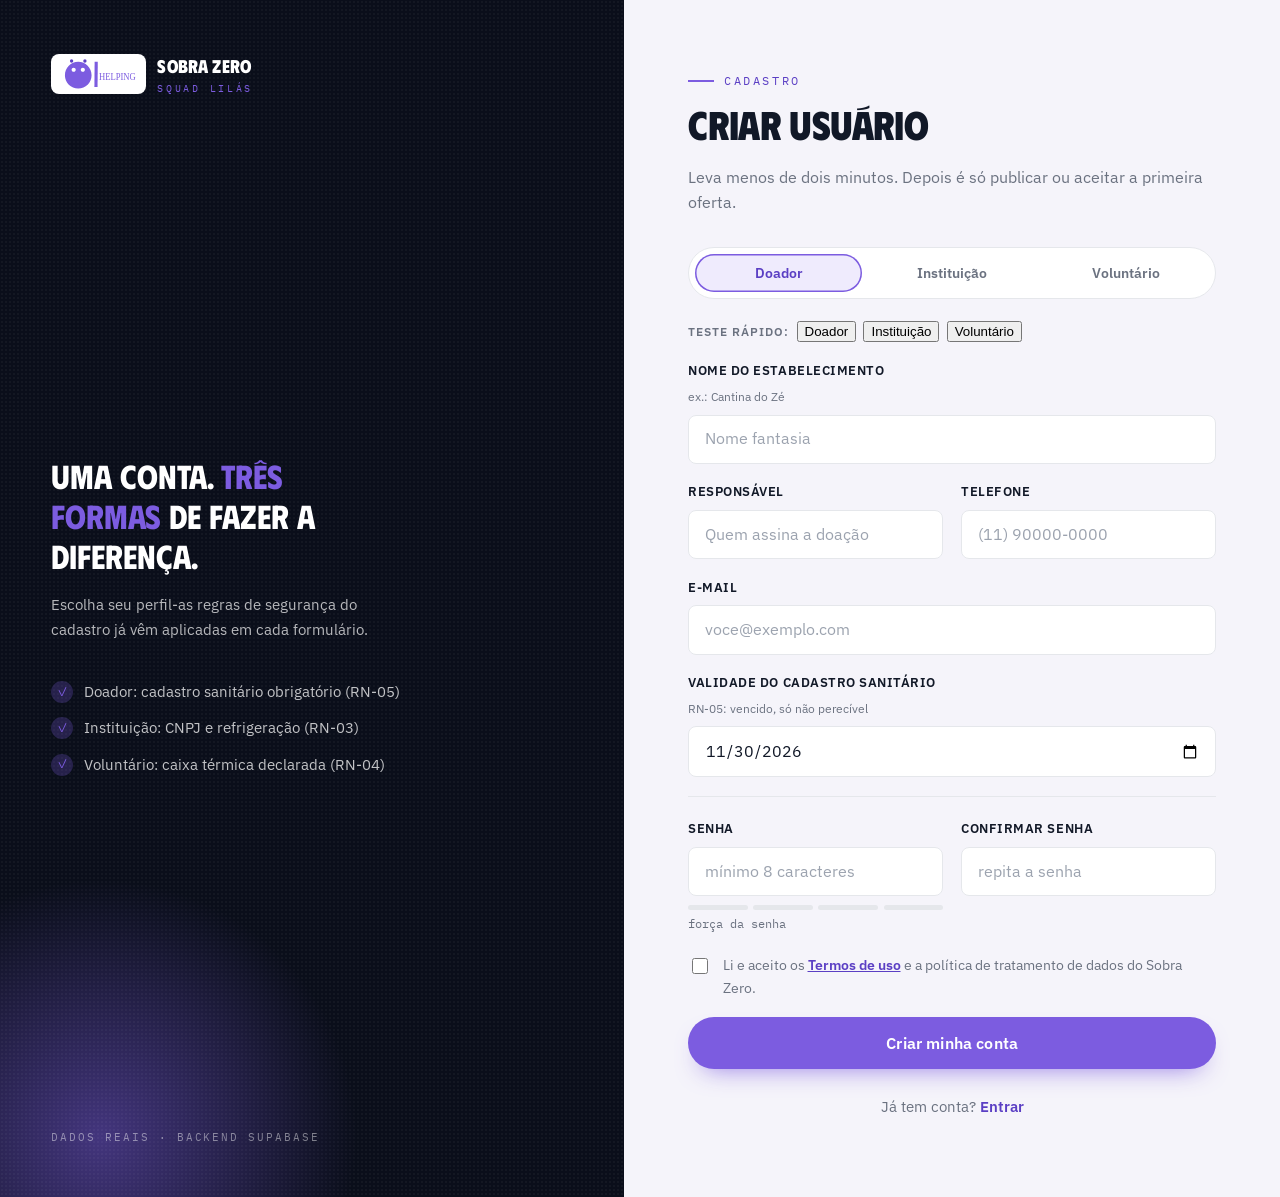
<file: pages/cadastro.html>
﻿<!DOCTYPE html>
<html lang="pt-BR">
<head>
  <meta charset="UTF-8">
  <meta name="viewport" content="width=device-width, initial-scale=1.0">
  <meta name="description" content="Criar usuário no Sobra Zero-doador, instituição ou voluntário.">
  <title>Criar conta-Sobra Zero</title>
  <link rel="stylesheet" href="../css/stily.css">
</head>
<body>

  <main class="auth">
    <!-- painel da marca -->
    <aside class="auth-aside">
      <a class="brand" href="../index.html">
        <img src="../design/Logo/Logo.svg" alt="Logo Sobra Zero">
        <span>
          <strong>Sobra Zero</strong>
          <small>Squad Lilás</small>
        </span>
      </a>

      <blockquote>Uma conta. <em>Três formas</em> de fazer a diferença.</blockquote>
      <p style="color:rgba(255,255,255,.7); max-width:40ch; font-size:.95rem">
        Escolha seu perfil-as regras de segurança do cadastro já vêm
        aplicadas em cada formulário.
      </p>

      <ul class="aside-list">
        <li>Doador: cadastro sanitário obrigatório (RN-05)</li>
        <li>Instituição: CNPJ e refrigeração (RN-03)</li>
        <li>Voluntário: caixa térmica declarada (RN-04)</li>
      </ul>

      <span class="aside-foot">Dados reais · backend Supabase</span>
    </aside>

    <!-- formulário -->
    <section class="auth-main">
      <div class="auth-card" style="width:min(560px,100%)">
        <span class="kicker">Cadastro</span>
        <h1>Criar usuário</h1>
        <p class="sub">Leva menos de dois minutos. Depois é só publicar ou aceitar a primeira oferta.</p>

        <!-- abas de perfil (mesma lógica das telas 09/10/11 e M4/M5/M6) -->
        <div class="tabs" role="tablist" aria-label="Tipo de usuário">
          <button type="button" class="is-active" data-tab="doador" role="tab" aria-selected="true">Doador</button>
          <button type="button" data-tab="instituicao" role="tab" aria-selected="false">Instituição</button>
          <button type="button" data-tab="voluntario" role="tab" aria-selected="false">Voluntário</button>
        </div>

        <form id="form-cadastro" novalidate>

          <div class="demo-chips" role="group" aria-label="Preencher dados de demonstração">
            <span class="demo-chips-label">Teste rápido:</span>
            <button type="button" class="qchip" data-preencher="doador">Doador</button>
            <button type="button" class="qchip" data-preencher="instituicao">Instituição</button>
            <button type="button" class="qchip" data-preencher="voluntario">Voluntário</button>
          </div>

          <!-- ---------- DOADOR ---------- -->
          <div class="tab-panel is-active form-grid" id="tab-doador" role="tabpanel">
            <div class="field">
              <label for="d-nome">Nome do estabelecimento <span class="hint">ex.: Cantina do Zé</span></label>
              <input id="d-nome" type="text" placeholder="Nome fantasia" required>
            </div>
            <div class="form-row">
              <div class="field">
                <label for="d-resp">Responsável</label>
                <input id="d-resp" type="text" placeholder="Quem assina a doação" required>
              </div>
              <div class="field">
                <label for="d-tel">Telefone</label>
                <input id="d-tel" type="tel" placeholder="(11) 90000-0000">
              </div>
            </div>
            <div class="field">
              <label for="d-email">E-mail</label>
              <input id="d-email" type="email" placeholder="voce@exemplo.com" required>
            </div>
            <div class="field">
              <label for="d-sanitario">Validade do cadastro sanitário <span class="hint">RN-05: vencido, só não perecível</span></label>
              <input id="d-sanitario" type="date" value="2026-11-30" required>
            </div>
          </div>

          <!-- ---------- INSTITUIÇÃO ---------- -->
          <div class="tab-panel form-grid" id="tab-instituicao" role="tabpanel">
            <div class="field">
              <label for="i-nome">Razão social / nome do projeto</label>
              <input id="i-nome" type="text" placeholder="ex.: Casa São Judas" required>
            </div>
            <div class="form-row">
              <div class="field">
                <label for="i-cnpj">CNPJ <span class="hint">RN-03: obrigatório</span></label>
                <input id="i-cnpj" type="text" placeholder="00.000.000/0001-00" required>
              </div>
              <div class="field">
                <label for="i-resp">Responsável legal</label>
                <input id="i-resp" type="text" placeholder="Nome completo" required>
              </div>
            </div>
            <div class="field">
              <label for="i-email">E-mail institucional</label>
              <input id="i-email" type="email" placeholder="contato@instituicao.org" required>
            </div>
            <div class="form-row">
              <div class="field">
                <label for="i-frio">Refrigeração</label>
                <select id="i-frio" required>
                  <option value="">Selecione…</option>
                  <option value="sim">Sim, tem refrigeração</option>
                  <option value="nao">Não tem</option>
                </select>
              </div>
              <div class="field">
                <label for="i-neces">Necessidade semanal</label>
                <select id="i-neces" required>
                  <option value="">Selecione…</option>
                  <option>Até 20 kg</option>
                  <option>21 a 60 kg</option>
                  <option>61 a 150 kg</option>
                  <option>Mais de 150 kg</option>
                </select>
              </div>
            </div>
            <div class="alert alert-warn" style="margin:0">
              <span data-icon="alert-triangle"></span>
              <div><b>RN-06</b>-sem refrigeração você não recebe ofertas que exijam frio,
                   e o feed te prioriza se você foi quem recebeu menos quilos nos últimos 30 dias.</div>
            </div>
          </div>

          <!-- ---------- VOLUNTÁRIO ---------- -->
          <div class="tab-panel form-grid" id="tab-voluntario" role="tabpanel">
            <div class="form-row">
              <div class="field">
                <label for="v-nome">Nome completo</label>
                <input id="v-nome" type="text" placeholder="Seu nome" required>
              </div>
              <div class="field">
                <label for="v-tel">Telefone / WhatsApp</label>
                <input id="v-tel" type="tel" placeholder="(11) 90000-0000" required>
              </div>
            </div>
            <div class="field">
              <label for="v-email">E-mail</label>
              <input id="v-email" type="email" placeholder="voce@exemplo.com" required>
            </div>
            <div class="form-row">
              <div class="field">
                <label for="v-termica">Caixa térmica <span class="hint">RN-04</span></label>
                <select id="v-termica" required>
                  <option value="">Selecione…</option>
                  <option value="sim">Sim, tenho</option>
                  <option value="nao">Não tenho</option>
                </select>
              </div>
              <div class="field">
                <label for="v-veic">Meio de transporte</label>
                <select id="v-veic" required>
                  <option value="">Selecione…</option>
                  <option>Carro</option>
                  <option>Moto / bicicleta</option>
                  <option>A pé / transporte público</option>
                </select>
              </div>
            </div>
            <div class="alert alert-info" style="margin:0">
              <span data-icon="info"></span>
              <div><b>RN-07</b>-você registra a coleta e a entrega, mas a entrega só é
                   concluída quando a instituição confirma.</div>
            </div>
          </div>

          <!-- ---------- comum aos 3 perfis ---------- -->
          <div class="form-grid" style="margin-top:1.15rem; padding-top:1.4rem; border-top:1.5px solid var(--border)">
            <div class="form-row">
              <div class="field">
                <label for="senha">Senha</label>
                <input id="senha" type="password" placeholder="mínimo 8 caracteres" minlength="8" required>
                <div class="meter" id="meter" data-score="0" aria-hidden="true"><i></i><i></i><i></i><i></i></div>
                <span class="meter-label" id="meter-label">força da senha</span>
              </div>
              <div class="field">
                <label for="senha2">Confirmar senha</label>
                <input id="senha2" type="password" placeholder="repita a senha" minlength="8" required>
              </div>
            </div>

            <label class="check">
              <input type="checkbox" id="aceite" required>
              <span>Li e aceito os <a href="termos.html" target="_blank">Termos de uso</a> e a
                    política de tratamento de dados do Sobra Zero.</span>
            </label>

            <button class="btn btn-primary btn-lg btn-block" type="submit">Criar minha conta</button>
            <p id="erro" class="alert alert-warn" style="display:none; margin:0"></p>
          </div>
        </form>

        <p class="auth-switch">
          Já tem conta? <a href="login.html">Entrar</a>
        </p>
      </div>
    </section>
  </main>

  <script>
    // abas de perfil
    document.querySelectorAll('.tabs button').forEach(function (btn) {
      btn.addEventListener('click', function () {
        document.querySelectorAll('.tabs button').forEach(b => {
          b.classList.remove('is-active');
          b.setAttribute('aria-selected', 'false');
        });
        document.querySelectorAll('.tab-panel').forEach(p => p.classList.remove('is-active'));
        btn.classList.add('is-active');
        btn.setAttribute('aria-selected', 'true');
        document.getElementById('tab-' + btn.dataset.tab).classList.add('is-active');
      });
    });

    // chips de demonstração: preenchem a aba ativa, sem gravar nada
    const exemplos = {
      doador: {
        'd-nome': 'Cantina Demonstração [TESTE]',
        'd-resp': 'Responsável de Teste',
        'd-tel': '(11) 90000-0000',
        'd-email': 'doador.teste@example.com',
        'd-sanitario': '2027-12-31',
      },
      instituicao: {
        'i-nome': 'Instituição Demonstração [TESTE]',
        'i-cnpj': '11444777000161',
        'i-resp': 'Responsável Legal de Teste',
        'i-email': 'instituicao.teste@example.com',
        'i-frio': 'nao',
        'i-neces': 'Até 20 kg',
      },
      voluntario: {
        'v-nome': 'Voluntário Demonstração [TESTE]',
        'v-tel': '(11) 90000-0000',
        'v-email': 'voluntario.teste@example.com',
        'v-termica': 'sim',
        'v-veic': 'Carro',
      },
    };
    document.querySelectorAll('.qchip[data-preencher]').forEach(function (chip) {
      chip.addEventListener('click', function () {
        const aba = chip.dataset.preencher;
        const btn = document.querySelector('.tabs button[data-tab="' + aba + '"]');
        if (btn) btn.click();
        Object.entries(exemplos[aba] || {}).forEach(function ([id, valor]) {
          const campo = document.getElementById(id);
          if (campo) campo.value = valor;
        });
        const senhaCampo = document.getElementById('senha');
        const senha2Campo = document.getElementById('senha2');
        if (senhaCampo && !senhaCampo.value) senhaCampo.value = 'sobrazero123';
        if (senha2Campo && !senha2Campo.value) senha2Campo.value = 'sobrazero123';
      });
    });

    // força da senha
    const senha = document.getElementById('senha');
    const meter = document.getElementById('meter');
    const label = document.getElementById('meter-label');
    const rotulos = ['força da senha', 'fraca', 'razoável', 'boa', 'forte'];
    senha.addEventListener('input', function () {
      const v = senha.value;
      let s = 0;
      if (v.length >= 8) s++;
      if (/[A-Z]/.test(v) && /[a-z]/.test(v)) s++;
      if (/\d/.test(v)) s++;
      if (/[^A-Za-z0-9]/.test(v)) s++;
      meter.dataset.score = s;
      label.textContent = rotulos[s];
    });
  </script>
  <script type="module" src="../pages-js/icons.js"></script>
  <script type="module" src="../pages-js/cadastro.js"></script>
</body>
</html>
</file>
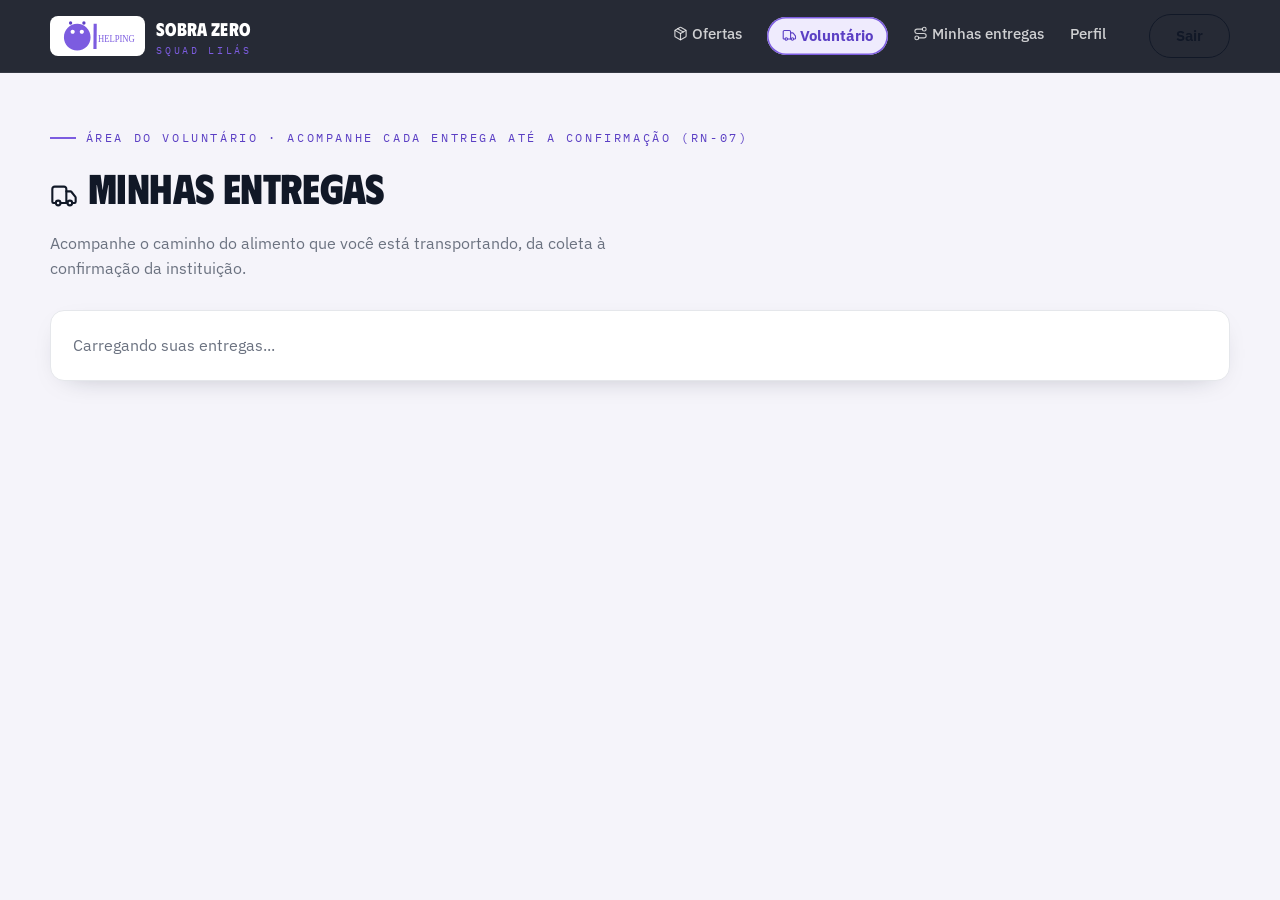
<file: pages/entregas.html>
<!DOCTYPE html>
<html lang="pt-BR">
<head>
  <meta charset="UTF-8">
  <meta name="viewport" content="width=device-width, initial-scale=1.0">
  <meta name="description" content="Minhas entregas - acompanhe o transporte dos alimentos - Sobra Zero">
  <title>Minhas entregas-Sobra Zero</title>
  <link rel="stylesheet" href="../css/stily.css">
</head>
<body>
  <header class="site-header" id="header">
    <div class="container">
      <a class="brand" href="../index.html">
        <img src="../design/Logo/Logo.svg" alt="Logo Sobra Zero">
        <span><strong>Sobra Zero</strong><small>Squad Lilás</small></span>
      </a>
      <nav class="nav" id="nav-principal">
        <a href="ofertas.html"><span data-icon="package" data-size="15"></span> Ofertas</a>
        <a href="voluntario.html" class="is-current" aria-current="page"><span data-icon="truck" data-size="15"></span> Voluntário</a>
        <a href="entregas.html"><span data-icon="route" data-size="15"></span> Minhas entregas</a>
        <a href="perfil.html">Perfil</a>
      </nav>
      <div class="header-actions">
        <span id="usuario-nome"></span>
        <button class="btn btn-ghost" id="btn-sair" type="button">Sair</button>
      </div>
      <button class="burger" id="burger" aria-label="Abrir menu" aria-expanded="false" aria-controls="nav-principal">
        <span></span>
      </button>
    </div>
  </header>

  <main class="container page-shell">
    <div class="page-head">
      <span class="kicker">Área do voluntário · Acompanhe cada entrega até a confirmação (RN-07)</span>
      <h1><span data-icon="truck" data-size="28"></span> Minhas entregas</h1>
      <p class="sub">Acompanhe o caminho do alimento que você está transportando, da coleta à confirmação da instituição.</p>
    </div>

    <div id="lista-entregas" class="entregas-lista" aria-live="polite">
      <div class="card"><p style="color:var(--muted); margin:0">Carregando suas entregas...</p></div>
    </div>
  </main>

  <script type="module">
    import { logout } from '../pages-js/supabase.js';
    document.getElementById('btn-sair')?.addEventListener('click', () => logout('../pages/login.html'));
  </script>
  <script type="module" src="../pages-js/icons.js"></script>
  <script type="module" src="../pages-js/entregas.js"></script>
  <script>
    const header = document.getElementById('header');
    document.getElementById('burger')?.addEventListener('click', function () {
      const open = header.classList.toggle('is-open');
      this.setAttribute('aria-expanded', open);
      this.setAttribute('aria-label', open ? 'Fechar menu' : 'Abrir menu');
    });
  </script>
</body>
</html>
</file>
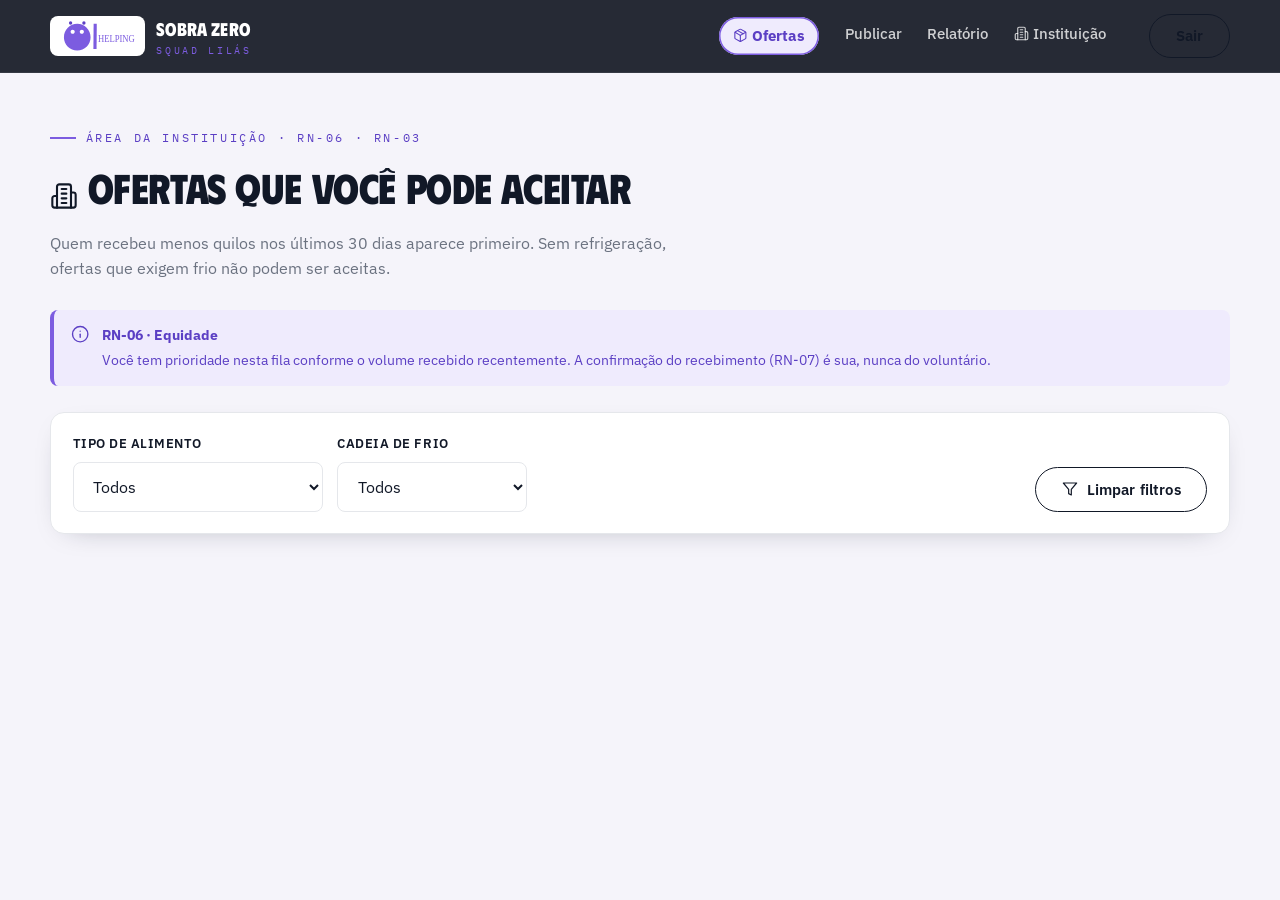
<file: pages/instituicao.html>
<!DOCTYPE html>
<html lang="pt-BR">
<head>
  <meta charset="UTF-8">
  <meta name="viewport" content="width=device-width, initial-scale=1.0">
  <meta name="description" content="Área da instituição - Sobra Zero">
  <title>Instituição-Sobra Zero</title>
  <link rel="stylesheet" href="../css/stily.css">
</head>
<body>
  <header class="site-header" id="header">
    <div class="container">
      <a class="brand" href="../index.html">
        <img src="../design/Logo/Logo.svg" alt="Logo Sobra Zero">
        <span><strong>Sobra Zero</strong><small>Squad Lilás</small></span>
      </a>
      <nav class="nav">
        <a href="ofertas.html" class="is-current"><span data-icon="package" data-size="15"></span> Ofertas</a>
        <a href="publicar-oferta.html" data-so-doador>Publicar</a>
        <a href="relatorio.html">Relatório</a>
        <a href="perfil.html" aria-current="page"><span data-icon="building-2" data-size="15"></span> Instituição</a>
      </nav>
      <div class="header-actions">
        <span id="usuario-nome"></span>
        <button class="btn btn-ghost" id="btn-sair" type="button">Sair</button>
      </div>
      <button class="burger" id="burger" aria-label="Abrir menu" aria-expanded="false">
        <span></span>
      </button>
    </div>
  </header>

  <main class="container page-shell">
    <div class="page-head">
      <span class="kicker">Área da instituição · RN-06 · RN-03</span>
      <h1><span data-icon="building-2" data-size="28"></span> Ofertas que você pode aceitar</h1>
      <p class="sub">Quem recebeu menos quilos nos últimos 30 dias aparece primeiro. Sem refrigeração, ofertas que exigem frio não podem ser aceitas.</p>
    </div>

    <div class="alert alert-info" style="margin-bottom:1.5rem">
      <span data-icon="info"></span>
      <div><b>RN-06 · Equidade</b>Você tem prioridade nesta fila conforme o volume recebido recentemente. A confirmação do recebimento (RN-07) é sua, nunca do voluntário.</div>
    </div>

    <form class="card filters-bar" onsubmit="return false">
      <div class="field">
        <label for="filtro-tipo">Tipo de alimento</label>
        <select id="filtro-tipo">
          <option value="">Todos</option>
          <option value="preparado">Preparado (RN-01 · 4h+2h)</option>
          <option value="nao_perecivel">Não perecível</option>
          <option value="frio">Frio (exige frio)</option>
          <option value="congelado">Congelado (RN-08 · 48h)</option>
        </select>
      </div>
      <div class="field">
        <label for="filtro-frio">Cadeia de frio</label>
        <select id="filtro-frio">
          <option value="">Todos</option>
          <option value="true">Exige frio</option>
          <option value="false">Não exige frio</option>
        </select>
      </div>
      <div class="filters-actions">
        <button class="btn btn-ghost" id="limpar-filtros" type="button">
          <span data-icon="filter" data-size="16"></span> Limpar filtros
        </button>
      </div>
    </form>

    <div id="feed-ofertas" class="feed-container" aria-live="polite"></div>
  </main>

  <script type="module">
    import { logout } from '../pages-js/supabase.js';
    document.getElementById('btn-sair')?.addEventListener('click', () => logout('../pages/login.html'));
  </script>
  <script type="module" src="../pages-js/icons.js"></script>
  <script type="module" src="../pages-js/instituicao.js"></script>
  <script>
    const header = document.getElementById('header');
    document.getElementById('burger')?.addEventListener('click', function () {
      const open = header.classList.toggle('is-open');
      this.setAttribute('aria-expanded', open);
      this.setAttribute('aria-label', open ? 'Fechar menu' : 'Abrir menu');
    });
  </script>
</body>
</html>
</file>
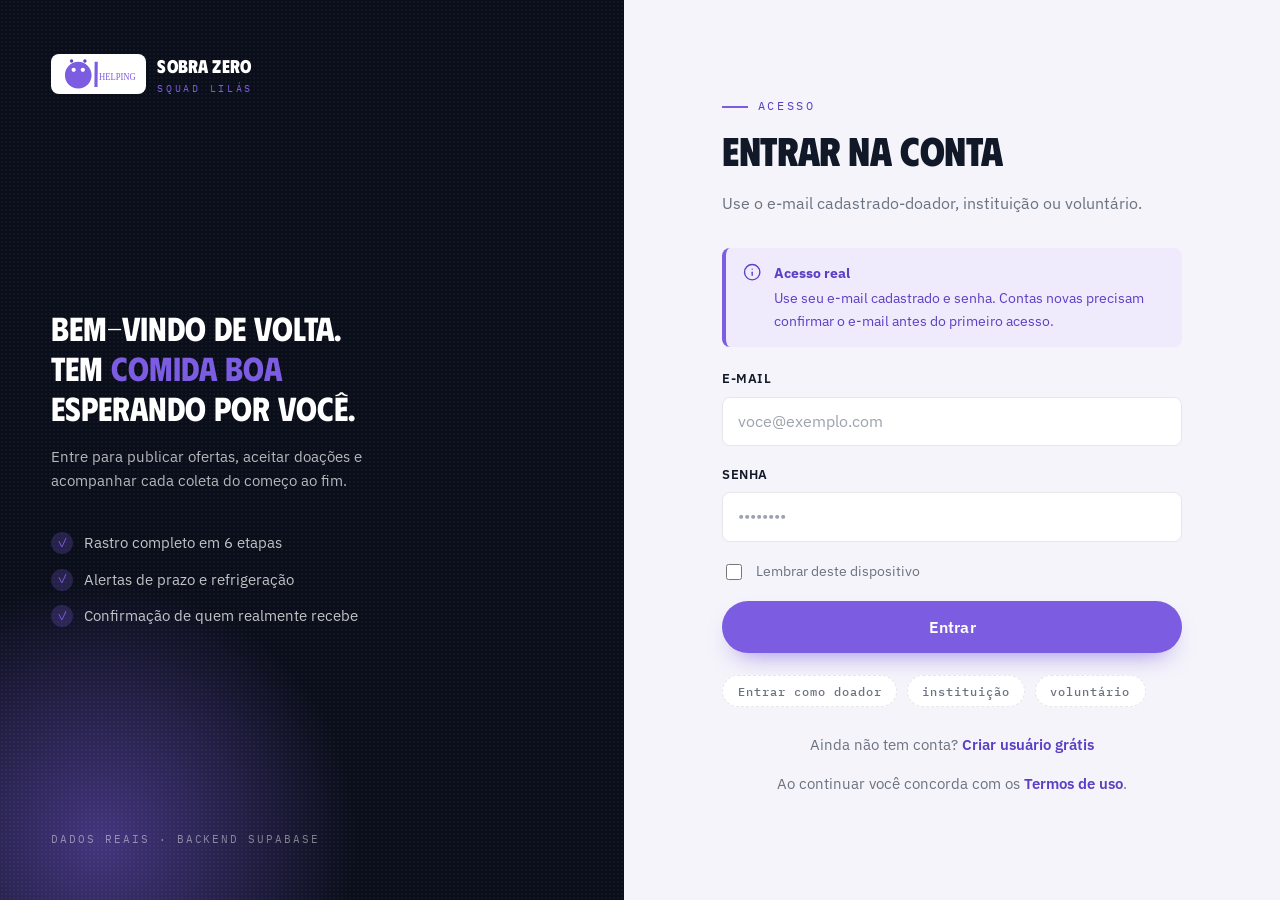
<file: pages/login.html>
﻿<!DOCTYPE html>
<html lang="pt-BR">
<head>
  <meta charset="UTF-8">
  <meta name="viewport" content="width=device-width, initial-scale=1.0">
  <meta name="description" content="Entrar na conta Sobra Zero-doadores, instituições e voluntários.">
  <title>Entrar-Sobra Zero</title>
  <link rel="stylesheet" href="../css/stily.css">
</head>
<body>

  <main class="auth">
    <!-- painel da marca -->
    <aside class="auth-aside">
      <a class="brand" href="../index.html">
        <img src="../design/Logo/Logo.svg" alt="Logo Sobra Zero">
        <span>
          <strong>Sobra Zero</strong>
          <small>Squad Lilás</small>
        </span>
      </a>

      <blockquote>Bem-vindo de volta. Tem <em>comida boa</em> esperando por você.</blockquote>
      <p style="color:rgba(255,255,255,.7); max-width:40ch; font-size:.95rem">
        Entre para publicar ofertas, aceitar doações e acompanhar cada coleta
        do começo ao fim.
      </p>

      <ul class="aside-list">
        <li>Rastro completo em 6 etapas</li>
        <li>Alertas de prazo e refrigeração</li>
        <li>Confirmação de quem realmente recebe</li>
      </ul>

      <span class="aside-foot">Dados reais · backend Supabase</span>
    </aside>

    <!-- formulário -->
    <section class="auth-main">
      <div class="auth-card">
        <span class="kicker">Acesso</span>
        <h1>Entrar na conta</h1>
        <p class="sub">Use o e-mail cadastrado-doador, instituição ou voluntário.</p>

        <div class="alert alert-info" role="note">
          <span data-icon="info"></span>
          <div>
            <b>Acesso real</b>
            Use seu e-mail cadastrado e senha. Contas novas precisam confirmar
            o e-mail antes do primeiro acesso.
          </div>
        </div>

        <form class="form-grid" id="form-login" novalidate>
          <div class="field">
            <label for="email">E-mail</label>
            <input type="email" id="email" name="email" placeholder="voce@exemplo.com"
                   autocomplete="email" required>
          </div>

          <div class="field">
            <label for="senha">Senha</label>
            <input type="password" id="senha" name="senha" placeholder="••••••••"
                   autocomplete="current-password" minlength="6" required>
          </div>

          <label class="check">
            <input type="checkbox" name="lembrar">
            <span>Lembrar deste dispositivo</span>
          </label>

          <button class="btn btn-primary btn-lg btn-block" type="submit">Entrar</button>
        </form>

        <div class="quick-row" aria-label="Acesso rápido de demonstração">
          <button class="qchip" type="button" data-email="doador@cantinadoze.com">Entrar como doador</button>
          <button class="qchip" type="button" data-email="contato@larbompastor.org">instituição</button>
          <button class="qchip" type="button" data-email="cleber.andrade@email.com">voluntário</button>
        </div>

        <p class="auth-switch">
          Ainda não tem conta? <a href="cadastro.html">Criar usuário grátis</a>
        </p>
        <p class="auth-switch" style="margin-top:.4rem">
          Ao continuar você concorda com os
          <a href="termos.html">Termos de uso</a>.
        </p>
      </div>
    </section>
  </main>

  <script type="module" src="../pages-js/icons.js"></script>
  <script type="module" src="../pages-js/login.js"></script>
</body>
</html>
</file>
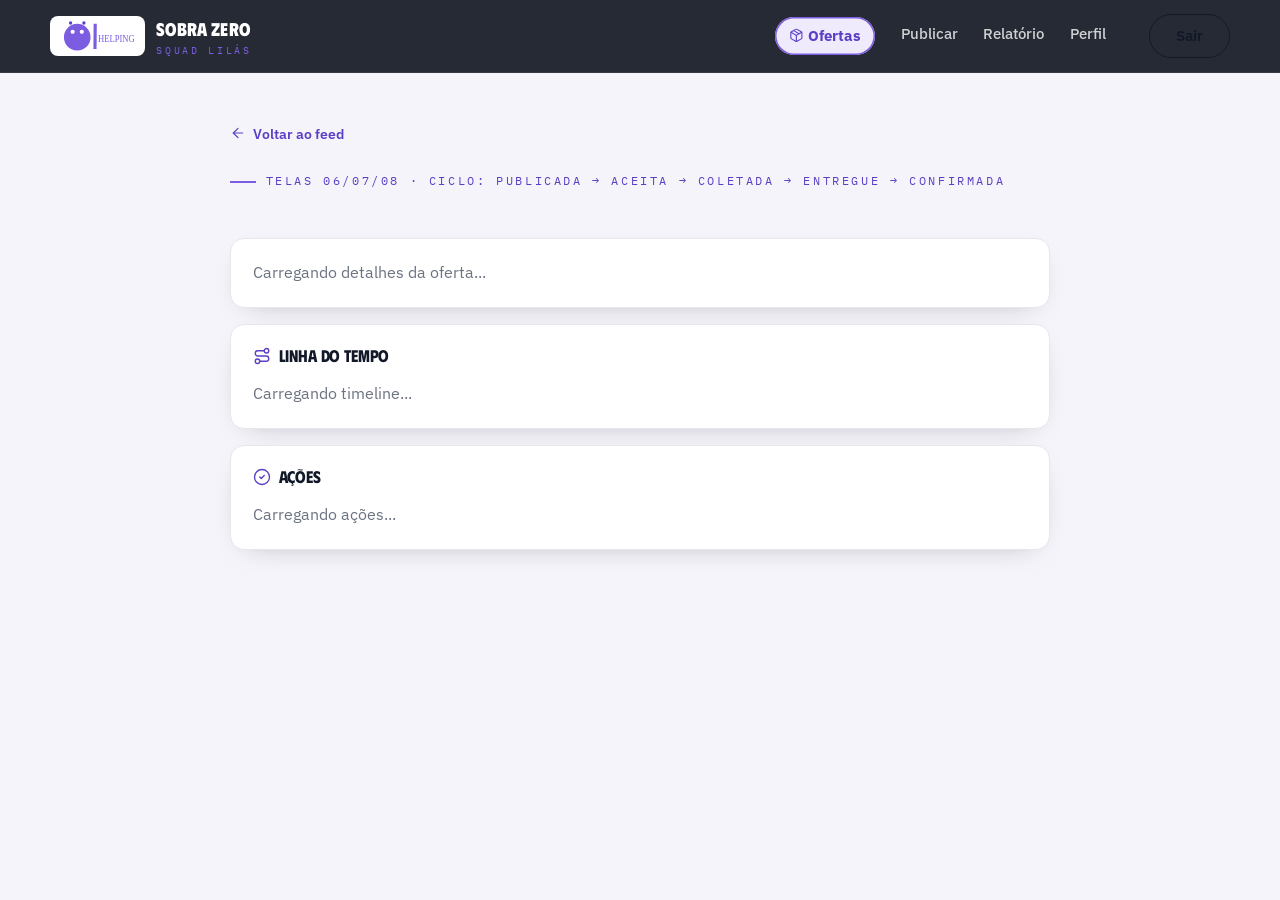
<file: pages/oferta.html>
<!DOCTYPE html>
<html lang="pt-BR">
<head>
  <meta charset="UTF-8">
  <meta name="viewport" content="width=device-width, initial-scale=1.0">
  <meta name="description" content="Acompanhar oferta-Sobra Zero">
  <title>Oferta-Sobra Zero</title>
  <link rel="stylesheet" href="../css/stily.css">
</head>
<body>
  <header class="site-header" id="header">
    <div class="container">
      <a class="brand" href="../index.html">
        <img src="../design/Logo/Logo.svg" alt="Logo Sobra Zero">
        <span><strong>Sobra Zero</strong><small>Squad Lilás</small></span>
      </a>
      <nav class="nav">
        <a href="ofertas.html" class="is-current"><span data-icon="package" data-size="15"></span> Ofertas</a>
        <a href="publicar-oferta.html">Publicar</a>
        <a href="relatorio.html">Relatório</a>
        <a href="perfil.html">Perfil</a>
      </nav>
      <div class="header-actions">
          <span id="usuario-nome"></span>
        <button class="btn btn-ghost" id="btn-sair" type="button">Sair</button>
      </div>

      <button class="burger" id="burger" aria-label="Abrir menu" aria-expanded="false">
        <span></span>
      </button>
    </div>
  </header>

  <main class="container page-shell page-shell--narrow">
    <a href="ofertas.html" class="back-link">
      <span data-icon="arrow-left" data-size="16"></span> Voltar ao feed
    </a>
    <div class="page-head">
      <span class="kicker">Telas 06/07/08 · Ciclo: publicada → aceita → coletada → entregue → confirmada</span>
    </div>

    <div id="oferta-resumo" class="oferta-resumo">
      <div class="card">
        <p style="color:var(--muted); margin:0">Carregando detalhes da oferta...</p>
      </div>
    </div>

    <section class="card" style="margin-top:1rem" aria-labelledby="titulo-timeline">
      <h3 id="titulo-timeline" class="card-section-title">
        <span data-icon="route" data-size="18"></span> Linha do tempo
      </h3>
      <div id="timeline-oferta">
        <p style="color:var(--muted); margin:0">Carregando timeline...</p>
      </div>
    </section>

    <section class="card" style="margin-top:1rem" aria-labelledby="titulo-acoes">
      <h3 id="titulo-acoes" class="card-section-title">
        <span data-icon="circle-check" data-size="18"></span> Ações
      </h3>
      <div id="acoes-oferta" class="acoes-oferta">
        <p style="color:var(--muted); margin:0">Carregando ações...</p>
      </div>
    </section>
  </main>

  <script type="module">
    import { logout } from '../pages-js/supabase.js';
    document.getElementById('btn-sair')?.addEventListener('click', () => logout('../pages/login.html'));
  </script>
  <script type="module" src="../pages-js/icons.js"></script>
  <script type="module" src="../pages-js/oferta.js"></script>
  <script>
    // menu mobile
    const header = document.getElementById('header');
    document.getElementById('burger')?.addEventListener('click', function () {
      const open = header.classList.toggle('is-open');
      this.setAttribute('aria-expanded', open);
      this.setAttribute('aria-label', open ? 'Fechar menu' : 'Abrir menu');
    });
  </script>
</body>
</html>
</file>
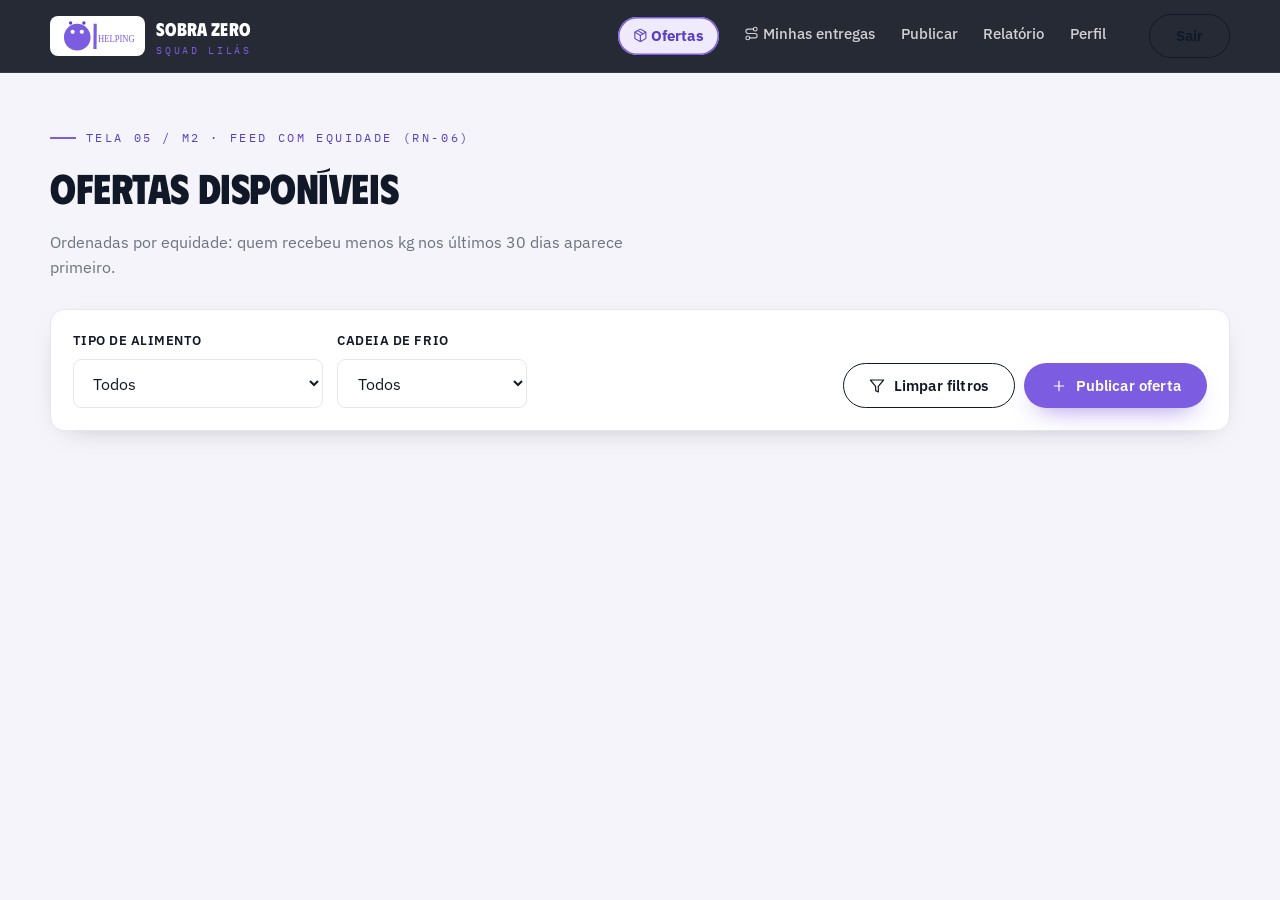
<file: pages/ofertas.html>
<!DOCTYPE html>
<html lang="pt-BR">
<head>
  <meta charset="UTF-8">
  <meta name="viewport" content="width=device-width, initial-scale=1.0">
  <meta name="description" content="Ofertas disponíveis-Sobra Zero">
  <title>Ofertas disponíveis-Sobra Zero</title>
  <link rel="stylesheet" href="../css/stily.css">
</head>
<body>
  <header class="site-header" id="header">
    <div class="container">
      <a class="brand" href="../index.html">
        <img src="../design/Logo/Logo.svg" alt="Logo Sobra Zero">
        <span><strong>Sobra Zero</strong><small>Squad Lilás</small></span>
      </a>
      <nav class="nav">
        <a href="ofertas.html" class="is-current" aria-current="page"><span data-icon="package" data-size="15"></span> Ofertas</a>
        <a href="entregas.html"><span data-icon="route" data-size="15"></span> Minhas entregas</a>
        <a href="publicar-oferta.html">Publicar</a>
        <a href="relatorio.html">Relatório</a>
        <a href="perfil.html">Perfil</a>
      </nav>
      <div class="header-actions">
          <span id="usuario-nome"></span>
        <button class="btn btn-ghost" id="btn-sair" type="button">Sair</button>
      </div>

      <button class="burger" id="burger" aria-label="Abrir menu" aria-expanded="false">
        <span></span>
      </button>
    </div>
  </header>

  <main class="container page-shell">
    <div class="page-head">
      <span class="kicker">Tela 05 / M2 · Feed com equidade (RN-06)</span>
      <h1>Ofertas disponíveis</h1>
      <p class="sub">Ordenadas por equidade: quem recebeu menos kg nos últimos 30 dias aparece primeiro.</p>
    </div>

    <form class="card filters-bar" onsubmit="return false">
      <div class="field">
        <label for="filtro-tipo">Tipo de alimento</label>
        <select id="filtro-tipo">
          <option value="">Todos</option>
          <option value="preparado">Preparado (RN-01 · 4h+2h)</option>
          <option value="nao_perecivel">Não perecível</option>
          <option value="frio">Frio (exige frio)</option>
          <option value="congelado">Congelado (RN-08 · 48h)</option>
        </select>
      </div>
      <div class="field">
        <label for="filtro-frio">Cadeia de frio</label>
        <select id="filtro-frio">
          <option value="">Todos</option>
          <option value="true">Exige frio</option>
          <option value="false">Não exige frio</option>
        </select>
      </div>
      <div class="filters-actions">
        <button class="btn btn-ghost" id="limpar-filtros" type="button">
          <span data-icon="filter" data-size="16"></span> Limpar filtros
        </button>
        <a class="btn btn-primary" data-so-doador href="publicar-oferta.html">
          <span data-icon="plus" data-size="16"></span> Publicar oferta
        </a>
      </div>
    </form>

    <div id="feed-ofertas" class="feed-container" aria-live="polite"></div>
  </main>

  <script type="module">
    import { logout } from '../pages-js/supabase.js';
    document.getElementById('btn-sair')?.addEventListener('click', () => logout('../pages/login.html'));
  </script>
  <script type="module" src="../pages-js/icons.js"></script>
  <script type="module" src="../pages-js/ofertas.js"></script>
  <script>
    // menu mobile
    const header = document.getElementById('header');
    document.getElementById('burger')?.addEventListener('click', function () {
      const open = header.classList.toggle('is-open');
      this.setAttribute('aria-expanded', open);
      this.setAttribute('aria-label', open ? 'Fechar menu' : 'Abrir menu');
    });
  </script>
</body>
</html>
</file>
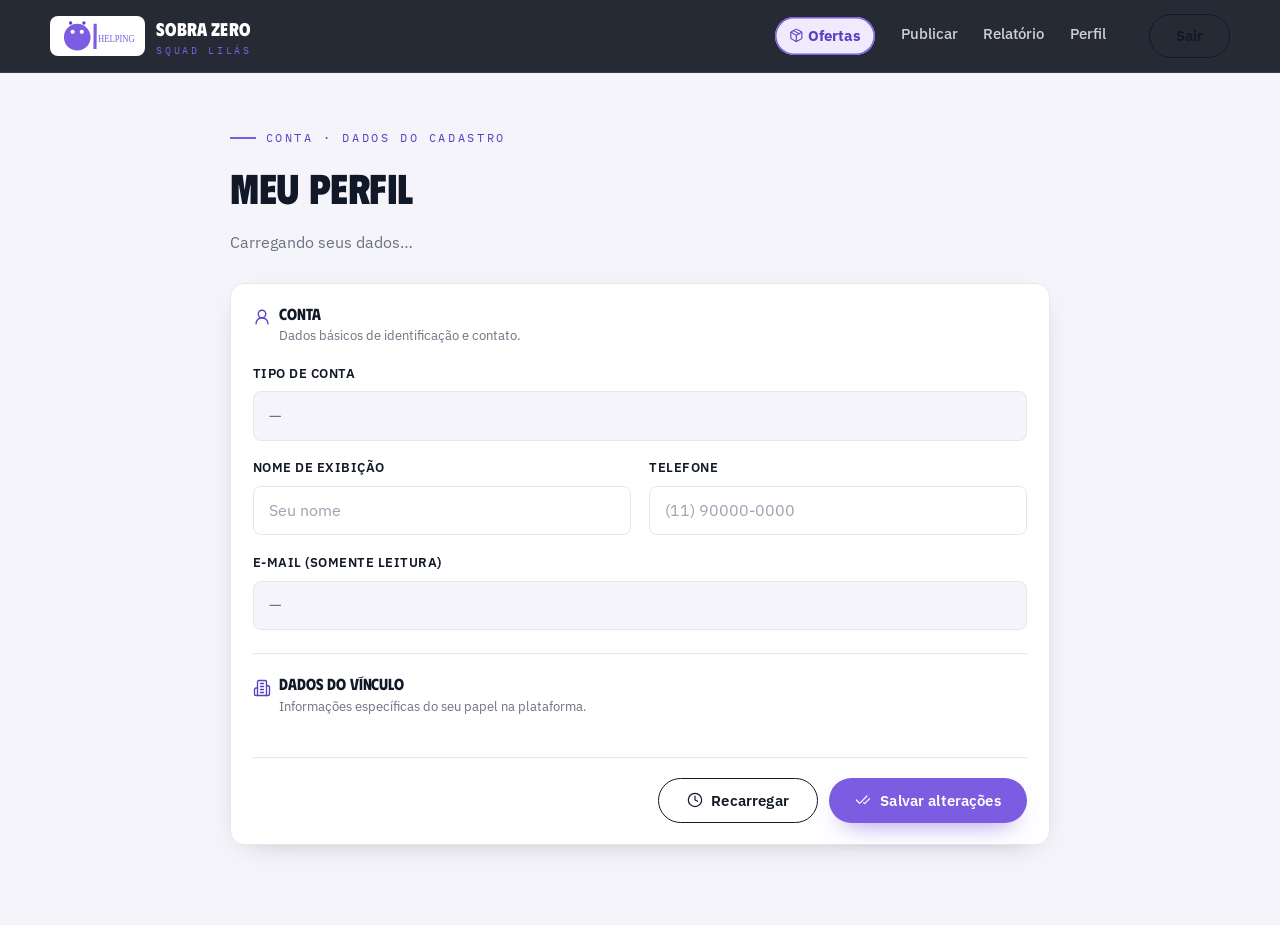
<file: pages/perfil.html>
<!DOCTYPE html>
<html lang="pt-BR">
<head>
  <meta charset="UTF-8">
  <meta name="viewport" content="width=device-width, initial-scale=1.0">
  <meta name="description" content="Meu perfil-Sobra Zero">
  <title>Meu perfil-Sobra Zero</title>
  <link rel="stylesheet" href="../css/stily.css">
</head>
<body>
  <header class="site-header" id="header">
    <div class="container">
      <a class="brand" href="../index.html">
        <img src="../design/Logo/Logo.svg" alt="Logo Sobra Zero">
        <span><strong>Sobra Zero</strong><small>Squad Lilás</small></span>
      </a>
      <nav class="nav">
        <a href="ofertas.html" class="is-current"><span data-icon="package" data-size="15"></span> Ofertas</a>
        <a href="publicar-oferta.html">Publicar</a>
        <a href="relatorio.html">Relatório</a>
        <a href="perfil.html" aria-current="page">Perfil</a>
      </nav>
      <div class="header-actions">
          <span id="usuario-nome"></span>
        <button class="btn btn-ghost" id="btn-sair" type="button">Sair</button>
      </div>

      <button class="burger" id="burger" aria-label="Abrir menu" aria-expanded="false">
        <span></span>
      </button>
    </div>
  </header>

  <main class="container page-shell page-shell--narrow">
    <div class="page-head">
      <span class="kicker">Conta · dados do cadastro</span>
      <h1>Meu perfil</h1>
      <p class="sub" id="perfil-resumo">Carregando seus dados…</p>
    </div>

    <div class="card">
      <form id="form-perfil" class="form-grid" novalidate>

        <section class="form-section">
          <div class="form-section-head">
            <span data-icon="user-round" data-size="18"></span>
            <div>
              <h3>Conta</h3>
              <p>Dados básicos de identificação e contato.</p>
            </div>
          </div>

          <div class="field">
            <label for="p-tipo">Tipo de conta</label>
            <input id="p-tipo" type="text" disabled value="—">
          </div>

          <div class="form-row">
            <div class="field">
              <label for="p-nome">Nome de exibição</label>
              <input id="p-nome" type="text" minlength="2" required placeholder="Seu nome">
            </div>
            <div class="field">
              <label for="p-tel">Telefone</label>
              <input id="p-tel" type="tel" placeholder="(11) 90000-0000">
            </div>
          </div>

          <div class="field">
            <label for="p-email">E-mail (somente leitura)</label>
            <input id="p-email" type="email" disabled value="—">
          </div>
        </section>

        <section class="form-section">
          <div class="form-section-head">
            <span data-icon="building-2" data-size="18"></span>
            <div>
              <h3>Dados do vínculo</h3>
              <p>Informações específicas do seu papel na plataforma.</p>
            </div>
          </div>

          <!-- Seção específica por perfil, preenchida via JS -->
          <div id="perfil-detalhe" class="form-grid"></div>
        </section>

        <p id="perfil-erro" class="alert alert-warn" style="display:none; margin:0"></p>

        <div class="form-actions">
          <button class="btn btn-ghost" id="btn-recarregar" type="button">
            <span data-icon="clock" data-size="16"></span> Recarregar
          </button>
          <button class="btn btn-primary" id="btn-salvar" type="submit">
            <span data-icon="check-check" data-size="16"></span> Salvar alterações
          </button>
        </div>
      </form>
    </div>
  </main>

  <script type="module">
    import { logout } from '../pages-js/supabase.js';
    document.getElementById('btn-sair')?.addEventListener('click', () => logout('../pages/login.html'));
  </script>
  <script type="module" src="../pages-js/icons.js"></script>
  <script type="module" src="../pages-js/perfil.js"></script>
  <script>
    // menu mobile
    const header = document.getElementById('header');
    document.getElementById('burger')?.addEventListener('click', function () {
      const open = header.classList.toggle('is-open');
      this.setAttribute('aria-expanded', open);
      this.setAttribute('aria-label', open ? 'Fechar menu' : 'Abrir menu');
    });
  </script>
</body>
</html>
</file>
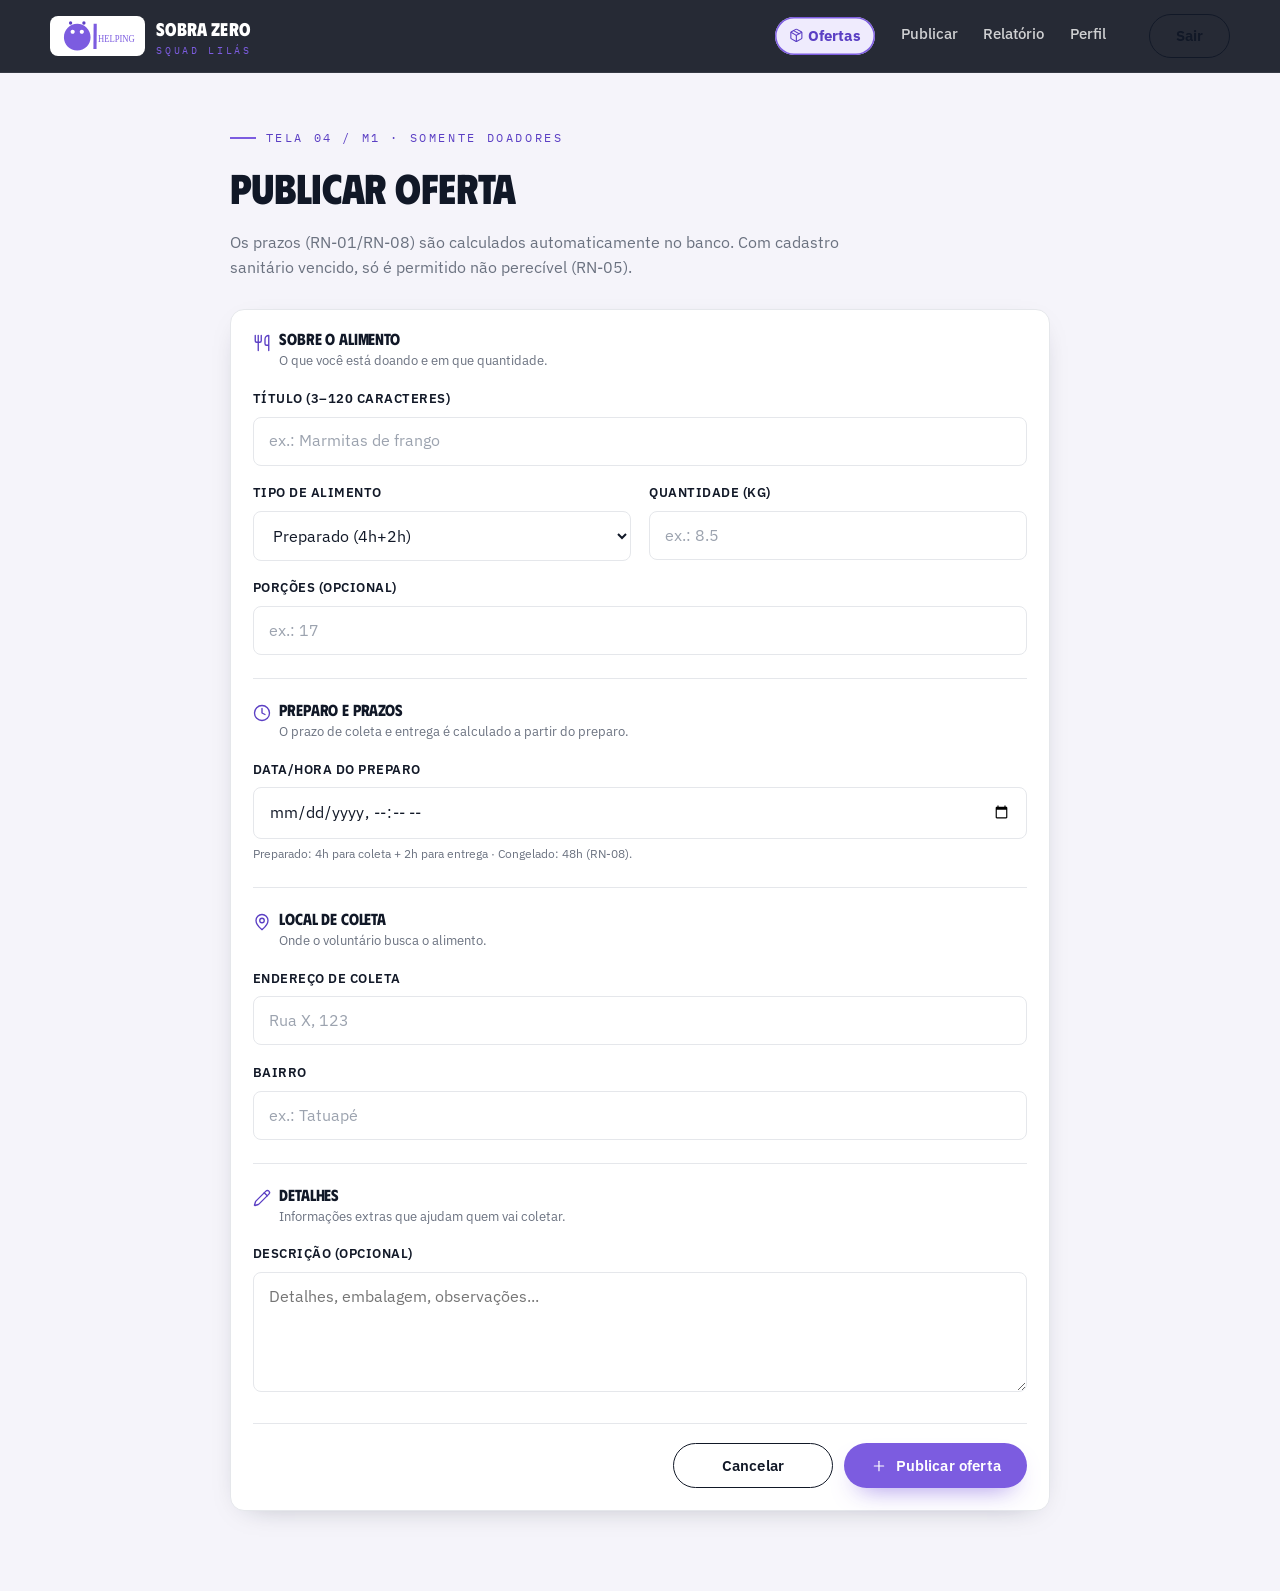
<file: pages/publicar-oferta.html>
<!DOCTYPE html>
<html lang="pt-BR">
<head>
  <meta charset="UTF-8">
  <meta name="viewport" content="width=device-width, initial-scale=1.0">
  <meta name="description" content="Publicar oferta-Sobra Zero">
  <title>Publicar oferta-Sobra Zero</title>
  <link rel="stylesheet" href="../css/stily.css">
</head>
<body>
  <header class="site-header" id="header">
    <div class="container">
      <a class="brand" href="../index.html">
        <img src="../design/Logo/Logo.svg" alt="Logo Sobra Zero">
        <span><strong>Sobra Zero</strong><small>Squad Lilás</small></span>
      </a>
      <nav class="nav">
        <a href="ofertas.html" class="is-current"><span data-icon="package" data-size="15"></span> Ofertas</a>
        <a href="publicar-oferta.html" aria-current="page">Publicar</a>
        <a href="relatorio.html">Relatório</a>
        <a href="perfil.html">Perfil</a>
      </nav>
      <div class="header-actions">
          <span id="usuario-nome"></span>
        <button class="btn btn-ghost" id="btn-sair" type="button">Sair</button>
      </div>

      <button class="burger" id="burger" aria-label="Abrir menu" aria-expanded="false">
        <span></span>
      </button>
    </div>
  </header>

  <main class="container page-shell page-shell--narrow">
    <div class="page-head">
      <span class="kicker">Tela 04 / M1 · Somente doadores</span>
      <h1>Publicar oferta</h1>
      <p class="sub">Os prazos (RN-01/RN-08) são calculados automaticamente no banco. Com cadastro sanitário vencido, só é permitido não perecível (RN-05).</p>
    </div>

    <div class="card">
      <form id="form-publicar" class="form-grid" novalidate>

        <section class="form-section">
          <div class="form-section-head">
            <span data-icon="utensils" data-size="18"></span>
            <div>
              <h3>Sobre o alimento</h3>
              <p>O que você está doando e em que quantidade.</p>
            </div>
          </div>

          <div class="field">
            <label for="titulo">Título (3–120 caracteres)</label>
            <input id="titulo" type="text" placeholder="ex.: Marmitas de frango" required minlength="3" maxlength="120">
          </div>

          <div class="form-row">
            <div class="field">
              <label for="tipo-alimento">Tipo de alimento</label>
              <select id="tipo-alimento" required>
                <option value="preparado">Preparado (4h+2h)</option>
                <option value="nao_perecivel">Não perecível (24h)</option>
                <option value="frio">Frio (4h+2h, exige frio)</option>
                <option value="congelado">Congelado (48h)</option>
              </select>
            </div>
            <div class="field">
              <label for="peso">Quantidade (kg)</label>
              <input id="peso" type="number" step="0.01" min="0.01" max="5000" placeholder="ex.: 8.5" required>
            </div>
          </div>

          <div class="field">
            <label for="porcoes">Porções (opcional)</label>
            <input id="porcoes" type="number" min="1" placeholder="ex.: 17">
          </div>
        </section>

        <section class="form-section">
          <div class="form-section-head">
            <span data-icon="clock" data-size="18"></span>
            <div>
              <h3>Preparo e prazos</h3>
              <p>O prazo de coleta e entrega é calculado a partir do preparo.</p>
            </div>
          </div>

          <div class="field">
            <label for="preparo-datetime">Data/hora do preparo</label>
            <input id="preparo-datetime" type="datetime-local" required>
            <span class="hint">Preparado: 4h para coleta + 2h para entrega · Congelado: 48h (RN-08).</span>
          </div>
        </section>

        <section class="form-section">
          <div class="form-section-head">
            <span data-icon="map-pin" data-size="18"></span>
            <div>
              <h3>Local de coleta</h3>
              <p>Onde o voluntário busca o alimento.</p>
            </div>
          </div>

          <div class="field">
            <label for="endereco">Endereço de coleta</label>
            <input id="endereco" type="text" placeholder="Rua X, 123" required>
          </div>

          <div class="field">
            <label for="bairro">Bairro</label>
            <input id="bairro" type="text" placeholder="ex.: Tatuapé">
          </div>
        </section>

        <section class="form-section">
          <div class="form-section-head">
            <span data-icon="pencil" data-size="18"></span>
            <div>
              <h3>Detalhes</h3>
              <p>Informações extras que ajudam quem vai coletar.</p>
            </div>
          </div>

          <div class="field">
            <label for="descricao">Descrição (opcional)</label>
            <textarea id="descricao" placeholder="Detalhes, embalagem, observações..."></textarea>
          </div>
        </section>

        <div class="form-actions">
          <a class="btn btn-ghost" href="ofertas.html">Cancelar</a>
          <button class="btn btn-primary" id="btn-publicar" type="submit">
            <span data-icon="plus" data-size="16"></span> Publicar oferta
          </button>
        </div>
      </form>
    </div>
  </main>

  <script type="module">
    import { logout } from '../pages-js/supabase.js';
    document.getElementById('btn-sair')?.addEventListener('click', () => logout('../pages/login.html'));
  </script>
  <script type="module" src="../pages-js/icons.js"></script>
  <script type="module" src="../pages-js/publicar-oferta.js"></script>
  <script>
    // menu mobile
    const header = document.getElementById('header');
    document.getElementById('burger')?.addEventListener('click', function () {
      const open = header.classList.toggle('is-open');
      this.setAttribute('aria-expanded', open);
      this.setAttribute('aria-label', open ? 'Fechar menu' : 'Abrir menu');
    });
  </script>
</body>
</html>
</file>
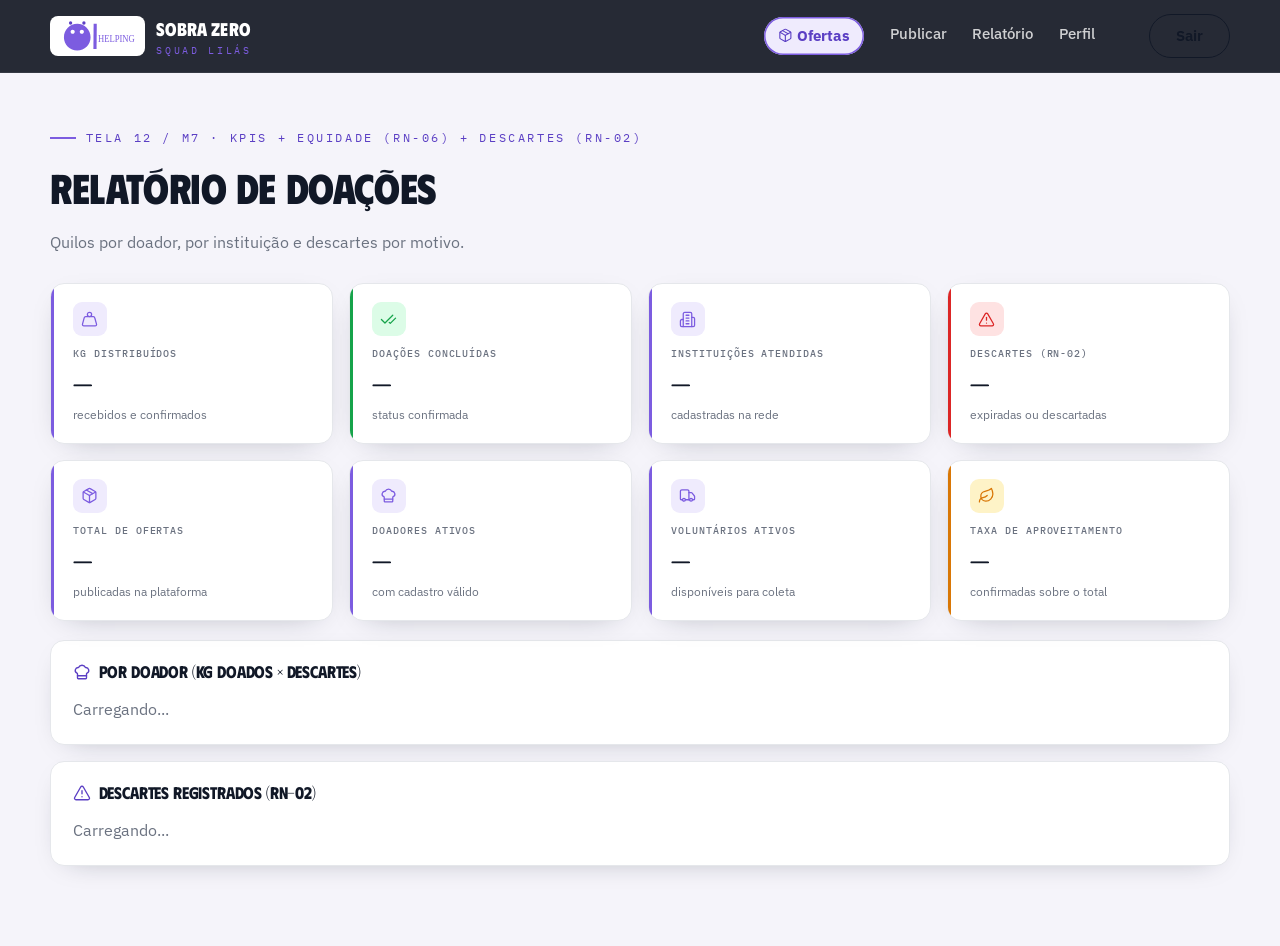
<file: pages/relatorio.html>
<!DOCTYPE html>
<html lang="pt-BR">
<head>
  <meta charset="UTF-8">
  <meta name="viewport" content="width=device-width, initial-scale=1.0">
  <meta name="description" content="Relatório de doações-Sobra Zero">
  <title>Relatório-Sobra Zero</title>
  <link rel="stylesheet" href="../css/stily.css">
</head>
<body>
  <header class="site-header" id="header">
    <div class="container">
      <a class="brand" href="../index.html">
        <img src="../design/Logo/Logo.svg" alt="Logo Sobra Zero">
        <span><strong>Sobra Zero</strong><small>Squad Lilás</small></span>
      </a>
      <nav class="nav">
        <a href="ofertas.html" class="is-current"><span data-icon="package" data-size="15"></span> Ofertas</a>
        <a href="publicar-oferta.html">Publicar</a>
        <a href="relatorio.html" aria-current="page">Relatório</a>
        <a href="perfil.html">Perfil</a>
      </nav>
      <div class="header-actions">
          <span id="usuario-nome"></span>
        <span id="usuario-nome" style="font-size:.85rem"></span>
        <button class="btn btn-ghost" id="btn-sair" type="button">Sair</button>
      </div>

      <button class="burger" id="burger" aria-label="Abrir menu" aria-expanded="false">
        <span></span>
      </button>
    </div>
  </header>

  <main class="container page-shell">
    <div class="page-head">
      <span class="kicker">Tela 12 / M7 · KPIs + equidade (RN-06) + descartes (RN-02)</span>
      <h1>Relatório de doações</h1>
      <p class="sub">Quilos por doador, por instituição e descartes por motivo.</p>
    </div>

    <div class="kpi-grid">
      <div class="kpi-card">
        <span class="kpi-icon" data-icon="weight" data-size="17"></span>
        <span class="kpi-label">kg distribuídos</span>
        <strong class="kpi-value" id="kpi-kg-doados">—</strong>
        <span class="kpi-hint">recebidos e confirmados</span>
      </div>
      <div class="kpi-card is-success">
        <span class="kpi-icon" data-icon="check-check" data-size="17"></span>
        <span class="kpi-label">Doações concluídas</span>
        <strong class="kpi-value" id="kpi-doacoes-concluidas">—</strong>
        <span class="kpi-hint">status confirmada</span>
      </div>
      <div class="kpi-card">
        <span class="kpi-icon" data-icon="building-2" data-size="17"></span>
        <span class="kpi-label">Instituições atendidas</span>
        <strong class="kpi-value" id="kpi-instituicoes-atendidas">—</strong>
        <span class="kpi-hint">cadastradas na rede</span>
      </div>
      <div class="kpi-card is-danger">
        <span class="kpi-icon" data-icon="alert-triangle" data-size="17"></span>
        <span class="kpi-label">Descartes (RN-02)</span>
        <strong class="kpi-value" id="kpi-descartes">—</strong>
        <span class="kpi-hint">expiradas ou descartadas</span>
      </div>
      <div class="kpi-card">
        <span class="kpi-icon" data-icon="package" data-size="17"></span>
        <span class="kpi-label">Total de ofertas</span>
        <strong class="kpi-value" id="kpi-total-ofertas">—</strong>
        <span class="kpi-hint">publicadas na plataforma</span>
      </div>
      <div class="kpi-card">
        <span class="kpi-icon" data-icon="chef-hat" data-size="17"></span>
        <span class="kpi-label">Doadores ativos</span>
        <strong class="kpi-value" id="kpi-doadores-ativos">—</strong>
        <span class="kpi-hint">com cadastro válido</span>
      </div>
      <div class="kpi-card">
        <span class="kpi-icon" data-icon="truck" data-size="17"></span>
        <span class="kpi-label">Voluntários ativos</span>
        <strong class="kpi-value" id="kpi-voluntarios-ativos">—</strong>
        <span class="kpi-hint">disponíveis para coleta</span>
      </div>
      <div class="kpi-card is-warning">
        <span class="kpi-icon" data-icon="leaf" data-size="17"></span>
        <span class="kpi-label">Taxa de aproveitamento</span>
        <strong class="kpi-value" id="kpi-taxa-aproveitamento">—</strong>
        <span class="kpi-hint">confirmadas sobre o total</span>
      </div>
    </div>

    <section class="card" aria-labelledby="titulo-doadores">
      <h3 id="titulo-doadores" class="card-section-title">
        <span data-icon="chef-hat" data-size="18"></span> Por doador (kg doados × descartes)
      </h3>
      <div id="tabela-doadores">
        <p style="color:var(--muted); margin:0">Carregando...</p>
      </div>
    </section>

    <section class="card" style="margin-top:1rem" aria-labelledby="titulo-descartes">
      <h3 id="titulo-descartes" class="card-section-title">
        <span data-icon="alert-triangle" data-size="18"></span> Descartes registrados (RN-02)
      </h3>
      <div id="tabela-descartes">
        <p style="color:var(--muted); margin:0">Carregando...</p>
      </div>
    </section>
  </main>

  <script type="module">
    import { logout } from '../pages-js/supabase.js';
    document.getElementById('btn-sair')?.addEventListener('click', () => logout('../pages/login.html'));
  </script>
  <script type="module" src="../pages-js/icons.js"></script>
  <script type="module" src="../pages-js/relatorio.js"></script>
  <script>
    // menu mobile
    const header = document.getElementById('header');
    document.getElementById('burger')?.addEventListener('click', function () {
      const open = header.classList.toggle('is-open');
      this.setAttribute('aria-expanded', open);
      this.setAttribute('aria-label', open ? 'Fechar menu' : 'Abrir menu');
    });
  </script>
</body>
</html>
</file>
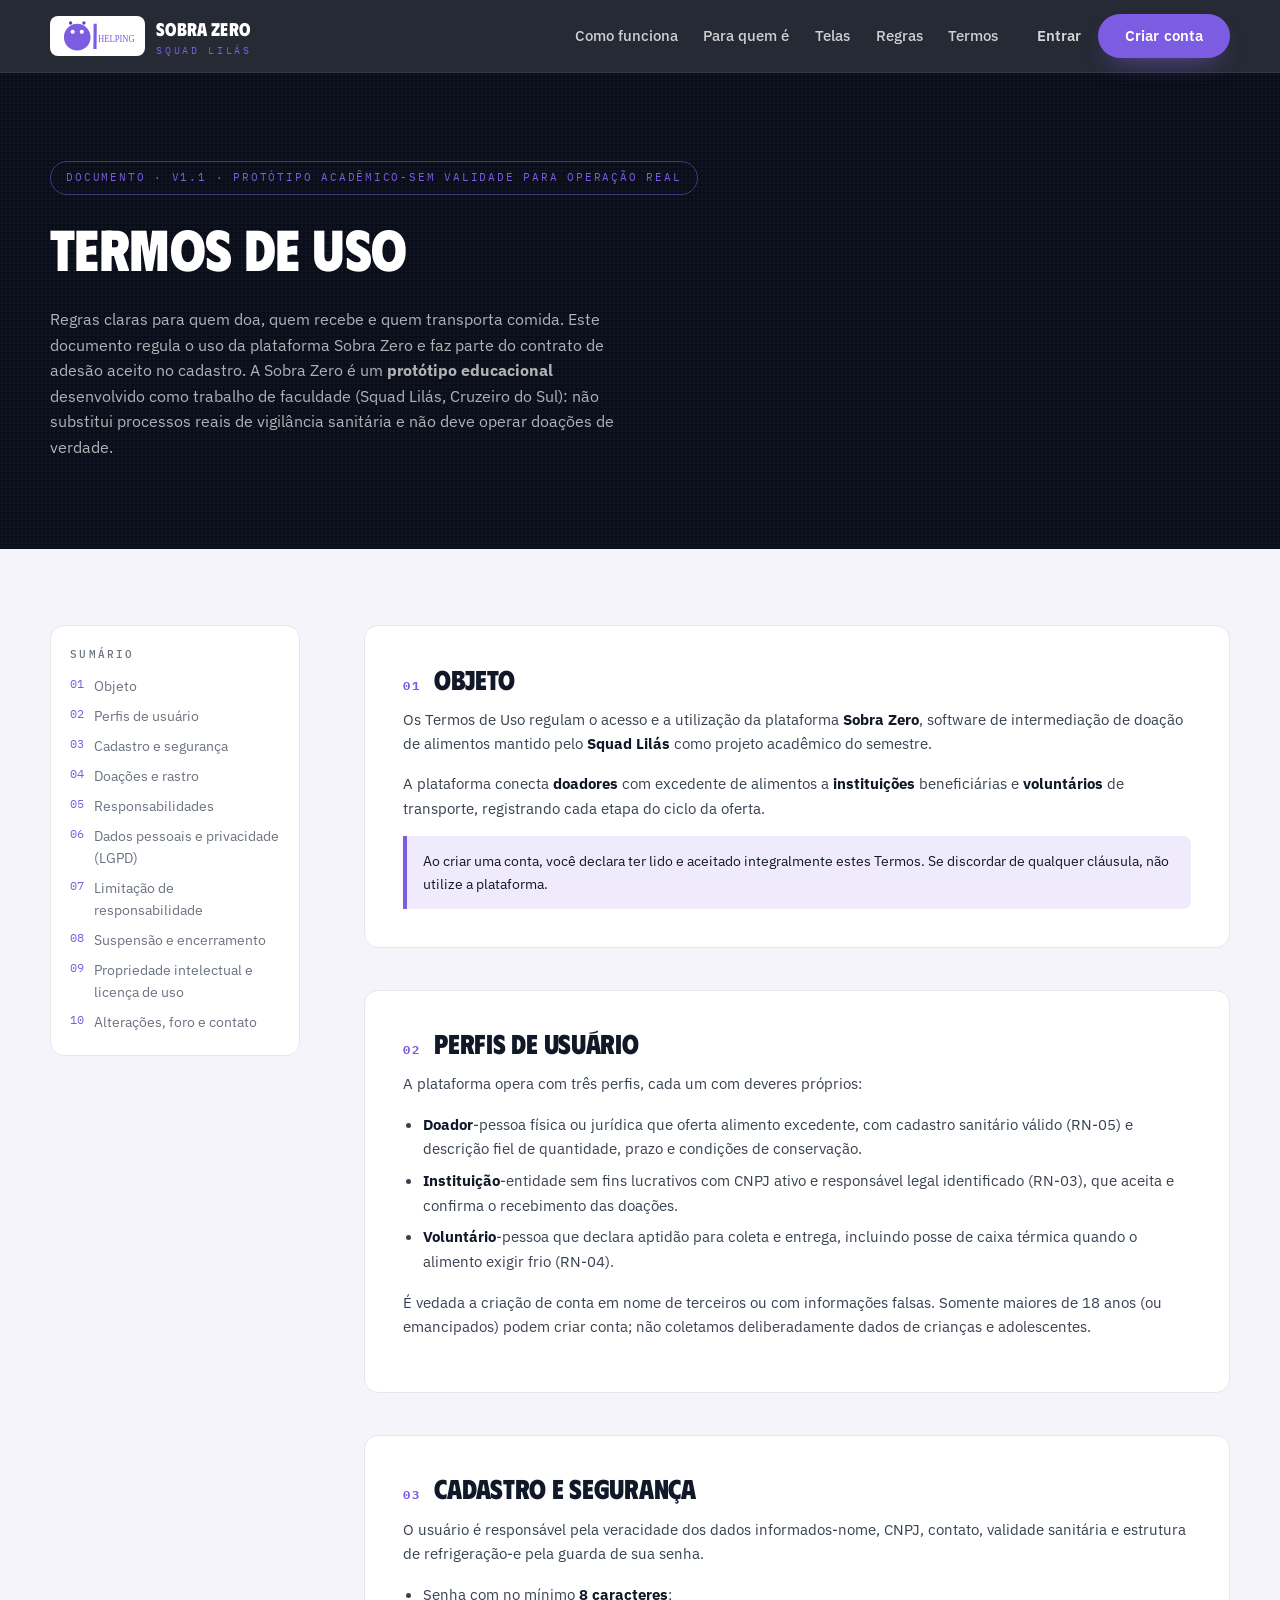
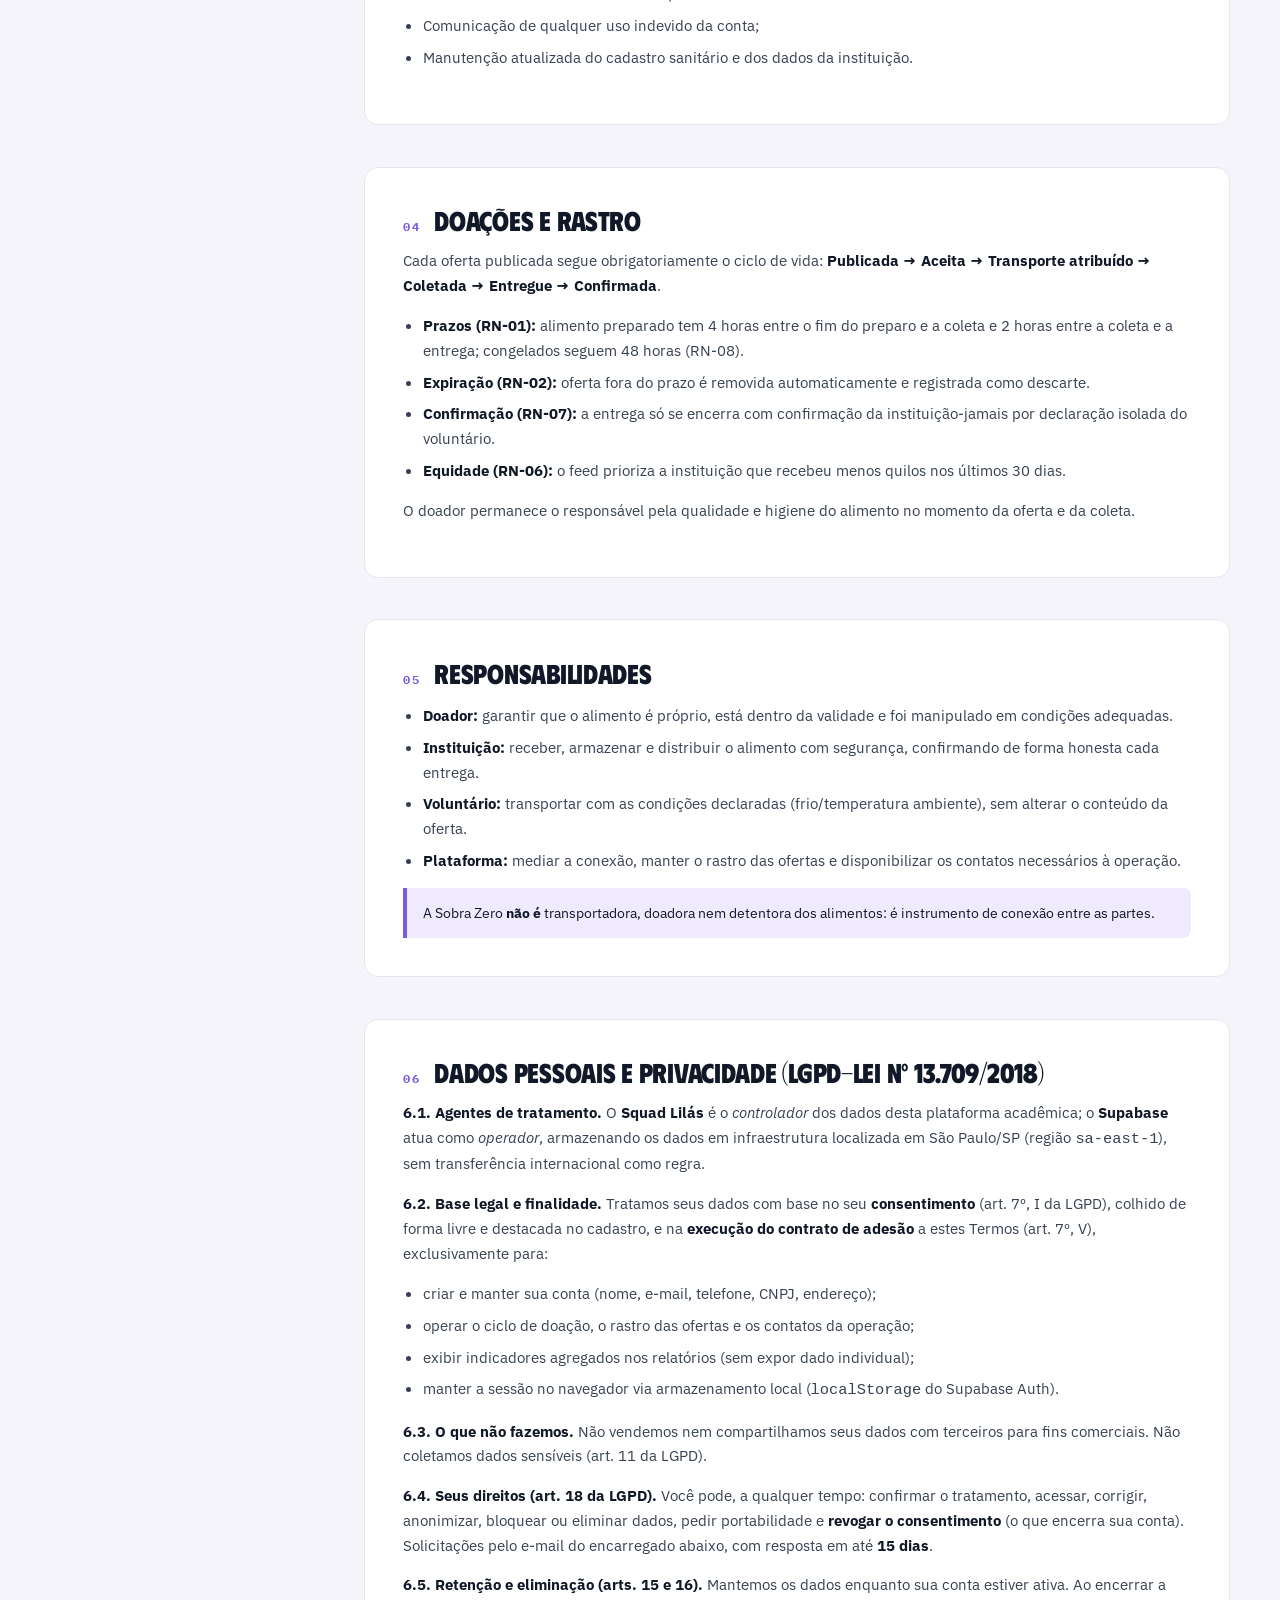
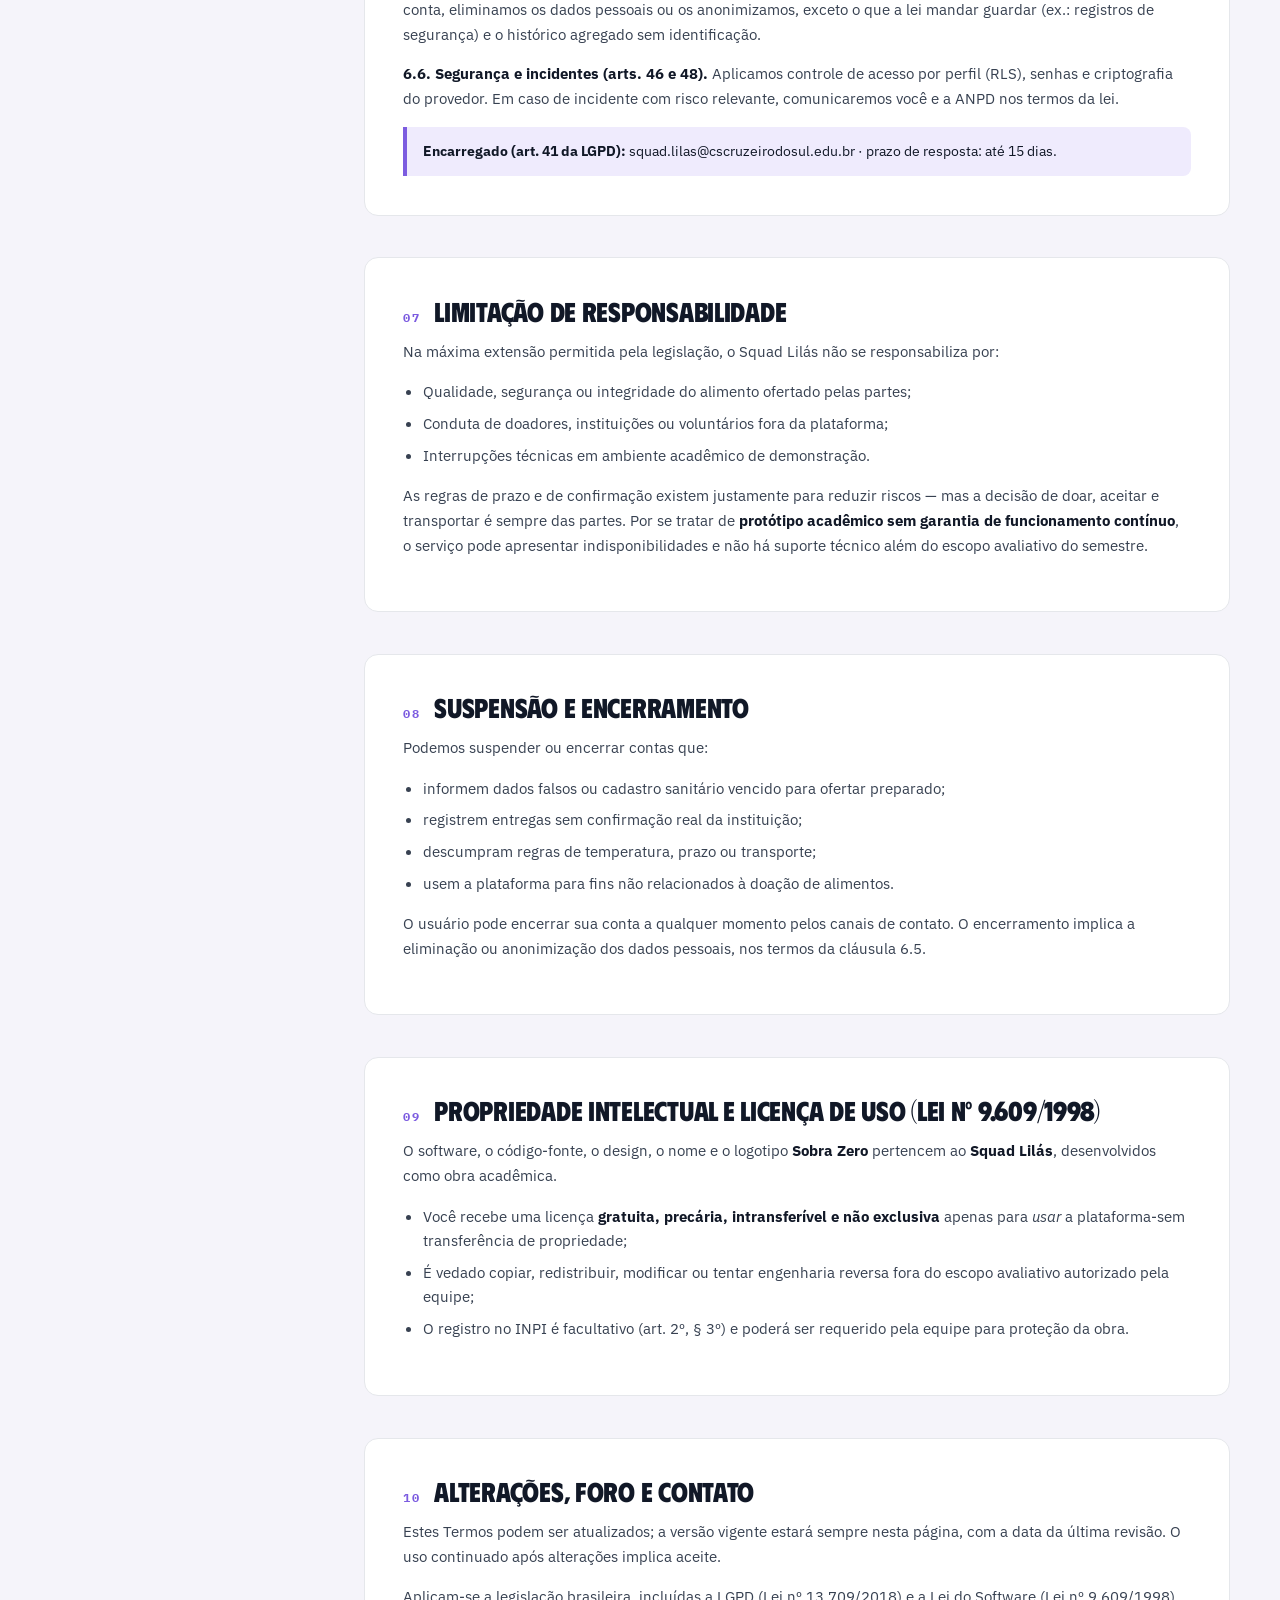
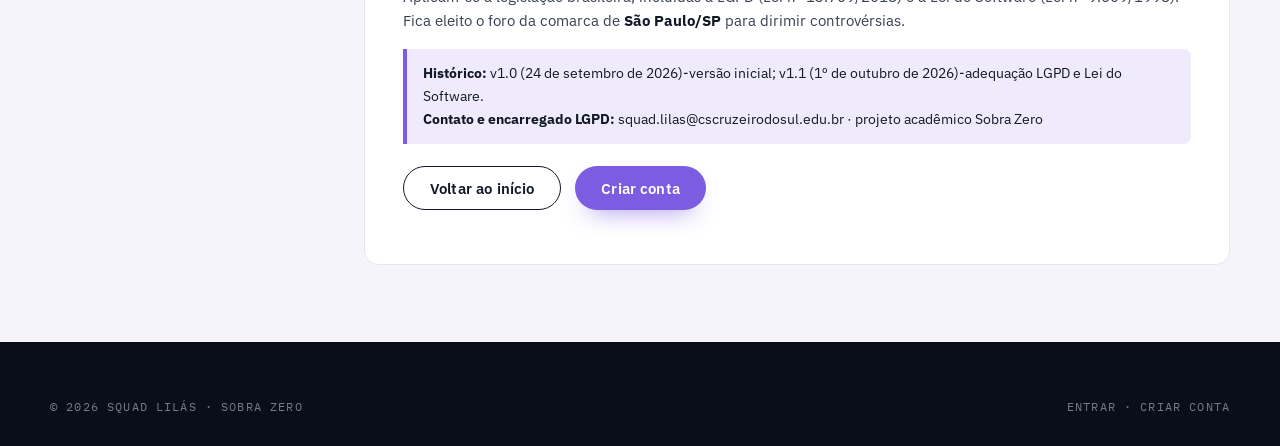
<file: pages/termos.html>
<!DOCTYPE html>
<html lang="pt-BR">
<head>
  <meta charset="UTF-8">
  <meta name="viewport" content="width=device-width, initial-scale=1.0">
  <meta name="description" content="Termos de uso da plataforma Sobra Zero-Squad Lilás.">
  <title>Termos de uso-Sobra Zero</title>
  <link rel="stylesheet" href="../css/stily.css">
</head>
<body>

  <!-- ================= HEADER ================= -->
  <header class="site-header" id="header">
    <div class="container">
      <a class="brand" href="../index.html">
        <img src="../design/Logo/Logo.svg" alt="Logo Sobra Zero">
        <span>
          <strong>Sobra Zero</strong>
          <small>Squad Lilás</small>
        </span>
      </a>

      <nav class="nav">
        <a href="../index.html#ciclo">Como funciona</a>
        <a href="../index.html#para-quem">Para quem é</a>
        <a href="../index.html#telas">Telas</a>
        <a href="../index.html#regras">Regras</a>
        <a href="termos.html">Termos</a>
      </nav>

      <div class="header-actions">
        <a class="login" href="login.html">Entrar</a>
        <a class="btn btn-primary" href="cadastro.html">Criar conta</a>
      </div>

      <button class="burger" id="burger" aria-label="Abrir menu" aria-expanded="false">
        <span></span>
      </button>
    </div>
  </header>

  <!-- ================= HERO DOS TERMOS ================= -->
  <section class="legal-hero">
    <div class="container">
      <span class="stamp">Documento · v1.1 · protótipo acadêmico-sem validade para operação real</span>
      <h1>Termos de uso</h1>
      <p>Regras claras para quem doa, quem recebe e quem transporta comida.
         Este documento regula o uso da plataforma Sobra Zero e faz parte do
         contrato de adesão aceito no cadastro. A Sobra Zero é um
         <strong>protótipo educacional</strong> desenvolvido como trabalho de
         faculdade (Squad Lilás, Cruzeiro do Sul): não substitui processos
         reais de vigilância sanitária e não deve operar doações de verdade.</p>
    </div>
  </section>

  <!-- ================= CORPO ================= -->
  <div class="container">
    <div class="legal">

      <!-- sumário -->
      <nav class="toc" aria-label="Sumário dos termos">
        <h4>Sumário</h4>
        <ol>
          <li><a href="#c1">Objeto</a></li>
          <li><a href="#c2">Perfis de usuário</a></li>
          <li><a href="#c3">Cadastro e segurança</a></li>
          <li><a href="#c4">Doações e rastro</a></li>
          <li><a href="#c5">Responsabilidades</a></li>
          <li><a href="#c6">Dados pessoais e privacidade (LGPD)</a></li>
          <li><a href="#c7">Limitação de responsabilidade</a></li>
          <li><a href="#c8">Suspensão e encerramento</a></li>
          <li><a href="#c9">Propriedade intelectual e licença de uso</a></li>
          <li><a href="#c10">Alterações, foro e contato</a></li>
        </ol>
      </nav>

      <!-- cláusulas -->
      <div class="clauses">

        <section class="clause" id="c1">
          <h2><span>01</span> Objeto</h2>
          <p>Os Termos de Uso regulam o acesso e a utilização da plataforma
             <strong>Sobra Zero</strong>, software de intermediação de doação de alimentos
             mantido pelo <strong>Squad Lilás</strong> como projeto acadêmico do semestre.</p>
          <p>A plataforma conecta <strong>doadores</strong> com excedente de alimentos a
             <strong>instituições</strong> beneficiárias e <strong>voluntários</strong> de
             transporte, registrando cada etapa do ciclo da oferta.</p>
          <div class="ref">
            Ao criar uma conta, você declara ter lido e aceitado integralmente estes
            Termos. Se discordar de qualquer cláusula, não utilize a plataforma.
          </div>
        </section>

        <section class="clause" id="c2">
          <h2><span>02</span> Perfis de usuário</h2>
          <p>A plataforma opera com três perfis, cada um com deveres próprios:</p>
          <ul>
            <li><strong>Doador</strong>-pessoa física ou jurídica que oferta alimento
                excedente, com cadastro sanitário válido (RN-05) e descrição fiel de
                quantidade, prazo e condições de conservação.</li>
            <li><strong>Instituição</strong>-entidade sem fins lucrativos com CNPJ ativo
                e responsável legal identificado (RN-03), que aceita e confirma o recebimento
                das doações.</li>
            <li><strong>Voluntário</strong>-pessoa que declara aptidão para coleta e
                entrega, incluindo posse de caixa térmica quando o alimento exigir frio (RN-04).</li>
          </ul>
          <p>É vedada a criação de conta em nome de terceiros ou com informações falsas.
             Somente maiores de 18 anos (ou emancipados) podem criar conta; não
             coletamos deliberadamente dados de crianças e adolescentes.</p>
        </section>

        <section class="clause" id="c3">
          <h2><span>03</span> Cadastro e segurança</h2>
          <p>O usuário é responsável pela veracidade dos dados informados-nome, CNPJ,
             contato, validade sanitária e estrutura de refrigeração-e pela guarda de sua
             senha.</p>
          <ul>
            <li>Senha com no mínimo <strong>8 caracteres</strong>;</li>
            <li>Comunicação de qualquer uso indevido da conta;</li>
            <li>Manutenção atualizada do cadastro sanitário e dos dados da instituição.</li>
          </ul>
        </section>

        <section class="clause" id="c4">
          <h2><span>04</span> Doações e rastro</h2>
          <p>Cada oferta publicada segue obrigatoriamente o ciclo de vida:
             <strong>Publicada → Aceita → Transporte atribuído → Coletada → Entregue →
             Confirmada</strong>.</p>
          <ul>
            <li><strong>Prazos (RN-01):</strong> alimento preparado tem 4 horas entre o fim
                do preparo e a coleta e 2 horas entre a coleta e a entrega; congelados seguem
                48 horas (RN-08).</li>
            <li><strong>Expiração (RN-02):</strong> oferta fora do prazo é removida
                automaticamente e registrada como descarte.</li>
            <li><strong>Confirmação (RN-07):</strong> a entrega só se encerra com confirmação
                da instituição-jamais por declaração isolada do voluntário.</li>
            <li><strong>Equidade (RN-06):</strong> o feed prioriza a instituição que recebeu
                menos quilos nos últimos 30 dias.</li>
          </ul>
          <p>O doador permanece o responsável pela qualidade e higiene do alimento no
             momento da oferta e da coleta.</p>
        </section>

        <section class="clause" id="c5">
          <h2><span>05</span> Responsabilidades</h2>
          <ul>
            <li><strong>Doador:</strong> garantir que o alimento é próprio, está dentro da
                validade e foi manipulado em condições adequadas.</li>
            <li><strong>Instituição:</strong> receber, armazenar e distribuir o alimento com
                segurança, confirmando de forma honesta cada entrega.</li>
            <li><strong>Voluntário:</strong> transportar com as condições declaradas
                (frio/temperatura ambiente), sem alterar o conteúdo da oferta.</li>
            <li><strong>Plataforma:</strong> mediar a conexão, manter o rastro das ofertas e
                disponibilizar os contatos necessários à operação.</li>
          </ul>
          <div class="ref">
            A Sobra Zero <strong>não é</strong> transportadora, doadora nem detentora dos
            alimentos: é instrumento de conexão entre as partes.
          </div>
        </section>

        <section class="clause" id="c6">
          <h2><span>06</span> Dados pessoais e privacidade (LGPD-Lei nº 13.709/2018)</h2>
          <p><strong>6.1. Agentes de tratamento.</strong> O <strong>Squad Lilás</strong>
             é o <em>controlador</em> dos dados desta plataforma acadêmica; o
             <strong>Supabase</strong> atua como <em>operador</em>, armazenando os
             dados em infraestrutura localizada em São Paulo/SP (região
             <code>sa-east-1</code>), sem transferência internacional como regra.</p>
          <p><strong>6.2. Base legal e finalidade.</strong> Tratamos seus dados com base
             no seu <strong>consentimento</strong> (art. 7º, I da LGPD), colhido de
             forma livre e destacada no cadastro, e na <strong>execução do contrato
             de adesão</strong> a estes Termos (art. 7º, V), exclusivamente para:</p>
          <ul>
            <li>criar e manter sua conta (nome, e-mail, telefone, CNPJ, endereço);</li>
            <li>operar o ciclo de doação, o rastro das ofertas e os contatos da operação;</li>
            <li>exibir indicadores agregados nos relatórios (sem expor dado individual);</li>
            <li>manter a sessão no navegador via armazenamento local
                (<code>localStorage</code> do Supabase Auth).</li>
          </ul>
          <p><strong>6.3. O que não fazemos.</strong> Não vendemos nem compartilhamos
             seus dados com terceiros para fins comerciais. Não coletamos dados
             sensíveis (art. 11 da LGPD).</p>
          <p><strong>6.4. Seus direitos (art. 18 da LGPD).</strong> Você pode, a qualquer
             tempo: confirmar o tratamento, acessar, corrigir, anonimizar, bloquear ou
             eliminar dados, pedir portabilidade e <strong>revogar o consentimento</strong>
             (o que encerra sua conta). Solicitações pelo e-mail do encarregado abaixo,
             com resposta em até <strong>15 dias</strong>.</p>
          <p><strong>6.5. Retenção e eliminação (arts. 15 e 16).</strong> Mantemos os dados
             enquanto sua conta estiver ativa. Ao encerrar a conta, eliminamos os dados
             pessoais ou os anonimizamos, exceto o que a lei mandar guardar (ex.:
             registros de segurança) e o histórico agregado sem identificação.</p>
          <p><strong>6.6. Segurança e incidentes (arts. 46 e 48).</strong> Aplicamos
             controle de acesso por perfil (RLS), senhas e criptografia do provedor.
             Em caso de incidente com risco relevante, comunicaremos você e a ANPD
             nos termos da lei.</p>
          <div class="ref">
            <strong>Encarregado (art. 41 da LGPD):</strong>
            squad.lilas@cscruzeirodosul.edu.br · prazo de resposta: até 15 dias.
          </div>
        </section>

        <section class="clause" id="c7">
          <h2><span>07</span> Limitação de responsabilidade</h2>
          <p>Na máxima extensão permitida pela legislação, o Squad Lilás não se responsabiliza
             por:</p>
          <ul>
            <li>Qualidade, segurança ou integridade do alimento ofertado pelas partes;</li>
            <li>Conduta de doadores, instituições ou voluntários fora da plataforma;</li>
            <li>Interrupções técnicas em ambiente acadêmico de demonstração.</li>
          </ul>
          <p>As regras de prazo e de confirmação existem justamente para reduzir riscos —
             mas a decisão de doar, aceitar e transportar é sempre das partes.
             Por se tratar de <strong>protótipo acadêmico sem garantia de funcionamento
             contínuo</strong>, o serviço pode apresentar indisponibilidades e não há
             suporte técnico além do escopo avaliativo do semestre.</p>
        </section>

        <section class="clause" id="c8">
          <h2><span>08</span> Suspensão e encerramento</h2>
          <p>Podemos suspender ou encerrar contas que:</p>
          <ul>
            <li>informem dados falsos ou cadastro sanitário vencido para ofertar preparado;</li>
            <li>registrem entregas sem confirmação real da instituição;</li>
            <li>descumpram regras de temperatura, prazo ou transporte;</li>
            <li>usem a plataforma para fins não relacionados à doação de alimentos.</li>
          </ul>
          <p>O usuário pode encerrar sua conta a qualquer momento pelos canais de contato.
             O encerramento implica a eliminação ou anonimização dos dados pessoais,
             nos termos da cláusula 6.5.</p>
        </section>

        <section class="clause" id="c9">
          <h2><span>09</span> Propriedade intelectual e licença de uso (Lei nº 9.609/1998)</h2>
          <p>O software, o código-fonte, o design, o nome e o logotipo
             <strong>Sobra Zero</strong> pertencem ao <strong>Squad Lilás</strong>,
             desenvolvidos como obra acadêmica.</p>
          <ul>
            <li>Você recebe uma licença <strong>gratuita, precária, intransferível e
                não exclusiva</strong> apenas para <em>usar</em> a plataforma-sem
                transferência de propriedade;</li>
            <li>É vedado copiar, redistribuir, modificar ou tentar engenharia reversa
                fora do escopo avaliativo autorizado pela equipe;</li>
            <li>O registro no INPI é facultativo (art. 2º, § 3º) e poderá ser requerido
                pela equipe para proteção da obra.</li>
          </ul>
        </section>

        <section class="clause" id="c10">
          <h2><span>10</span> Alterações, foro e contato</h2>
          <p>Estes Termos podem ser atualizados; a versão vigente estará sempre nesta página,
             com a data da última revisão. O uso continuado após alterações implica aceite.</p>
          <p>Aplicam-se a legislação brasileira, incluídas a LGPD (Lei nº 13.709/2018)
             e a Lei do Software (Lei nº 9.609/1998). Fica eleito o foro da comarca de
             <strong>São Paulo/SP</strong> para dirimir controvérsias.</p>
          <div class="ref">
            <strong>Histórico:</strong> v1.0 (24 de setembro de 2026)-versão inicial;
            v1.1 (1º de outubro de 2026)-adequação LGPD e Lei do Software.<br>
            <strong>Contato e encarregado LGPD:</strong> squad.lilas@cscruzeirodosul.edu.br ·
            projeto acadêmico Sobra Zero
          </div>
          <p style="margin-top:1.4rem">
            <a class="btn btn-ghost" href="../index.html">Voltar ao início</a>
            <a class="btn btn-primary" href="cadastro.html" style="margin-left:.6rem">Criar conta</a>
          </p>
        </section>

      </div>
    </div>
  </div>

  <!-- ================= FOOTER ================= -->
  <footer class="site-footer">
    <div class="container">
      <div class="footer-bottom" style="border-top:0; padding-top:0">
        <span>© 2026 Squad Lilás · Sobra Zero</span>
        <span><a href="login.html" style="color:inherit">Entrar</a> ·
               <a href="cadastro.html" style="color:inherit">Criar conta</a></span>
      </div>
    </div>
  </footer>

  <script>
    const header = document.getElementById('header');
    document.getElementById('burger').addEventListener('click', function () {
      const open = header.classList.toggle('is-open');
      this.setAttribute('aria-expanded', open);
    });
  </script>
</body>
</html>
</file>
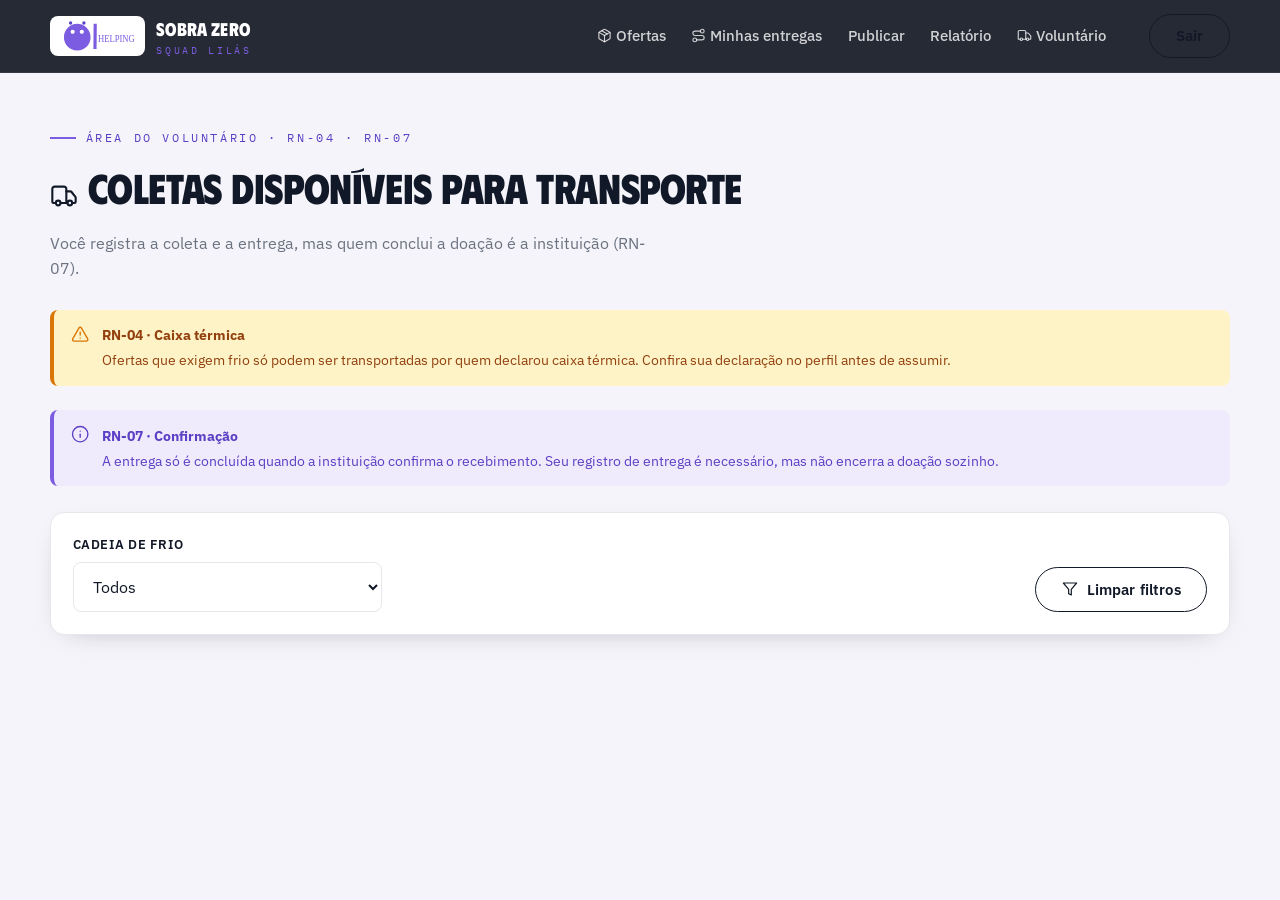
<file: pages/voluntario.html>
<!DOCTYPE html>
<html lang="pt-BR">
<head>
  <meta charset="UTF-8">
  <meta name="viewport" content="width=device-width, initial-scale=1.0">
  <meta name="description" content="Área do voluntário - Sobra Zero">
  <title>Voluntário-Sobra Zero</title>
  <link rel="stylesheet" href="../css/stily.css">
</head>
<body>
  <header class="site-header" id="header">
    <div class="container">
      <a class="brand" href="../index.html">
        <img src="../design/Logo/Logo.svg" alt="Logo Sobra Zero">
        <span><strong>Sobra Zero</strong><small>Squad Lilás</small></span>
      </a>
      <nav class="nav">
        <a href="ofertas.html"><span data-icon="package" data-size="15"></span> Ofertas</a>
        <a href="entregas.html"><span data-icon="route" data-size="15"></span> Minhas entregas</a>
        <a href="publicar-oferta.html" data-so-doador>Publicar</a>
        <a href="relatorio.html">Relatório</a>
        <a href="perfil.html" aria-current="page"><span data-icon="truck" data-size="15"></span> Voluntário</a>
      </nav>
      <div class="header-actions">
        <span id="usuario-nome"></span>
        <button class="btn btn-ghost" id="btn-sair" type="button">Sair</button>
      </div>
      <button class="burger" id="burger" aria-label="Abrir menu" aria-expanded="false">
        <span></span>
      </button>
    </div>
  </header>

  <main class="container page-shell">
    <div class="page-head">
      <span class="kicker">Área do voluntário · RN-04 · RN-07</span>
      <h1><span data-icon="truck" data-size="28"></span> Coletas disponíveis para transporte</h1>
      <p class="sub">Você registra a coleta e a entrega, mas quem conclui a doação é a instituição (RN-07).</p>
    </div>

    <div class="alert alert-warn" style="margin-bottom:1.5rem">
      <span data-icon="alert-triangle"></span>
      <div><b>RN-04 · Caixa térmica</b>Ofertas que exigem frio só podem ser transportadas por quem declarou caixa térmica. Confira sua declaração no perfil antes de assumir.</div>
    </div>
    <div class="alert alert-info" style="margin-bottom:1.5rem">
      <span data-icon="info"></span>
      <div><b>RN-07 · Confirmação</b>A entrega só é concluída quando a instituição confirma o recebimento. Seu registro de entrega é necessário, mas não encerra a doação sozinho.</div>
    </div>

    <form class="card filters-bar" onsubmit="return false">
      <div class="field">
        <label for="filtro-frio">Cadeia de frio</label>
        <select id="filtro-frio">
          <option value="">Todos</option>
          <option value="true">Exige frio (precisa de caixa térmica)</option>
          <option value="false">Não exige frio</option>
        </select>
      </div>
      <div class="filters-actions">
        <button class="btn btn-ghost" id="limpar-filtros" type="button">
          <span data-icon="filter" data-size="16"></span> Limpar filtros
        </button>
      </div>
    </form>

    <div id="feed-ofertas" class="feed-container" aria-live="polite"></div>
  </main>

  <script type="module">
    import { logout } from '../pages-js/supabase.js';
    document.getElementById('btn-sair')?.addEventListener('click', () => logout('../pages/login.html'));
  </script>
  <script type="module" src="../pages-js/icons.js"></script>
  <script type="module" src="../pages-js/voluntario.js"></script>
  <script>
    const header = document.getElementById('header');
    document.getElementById('burger')?.addEventListener('click', function () {
      const open = header.classList.toggle('is-open');
      this.setAttribute('aria-expanded', open);
      this.setAttribute('aria-label', open ? 'Fechar menu' : 'Abrir menu');
    });
  </script>
</body>
</html>
</file>
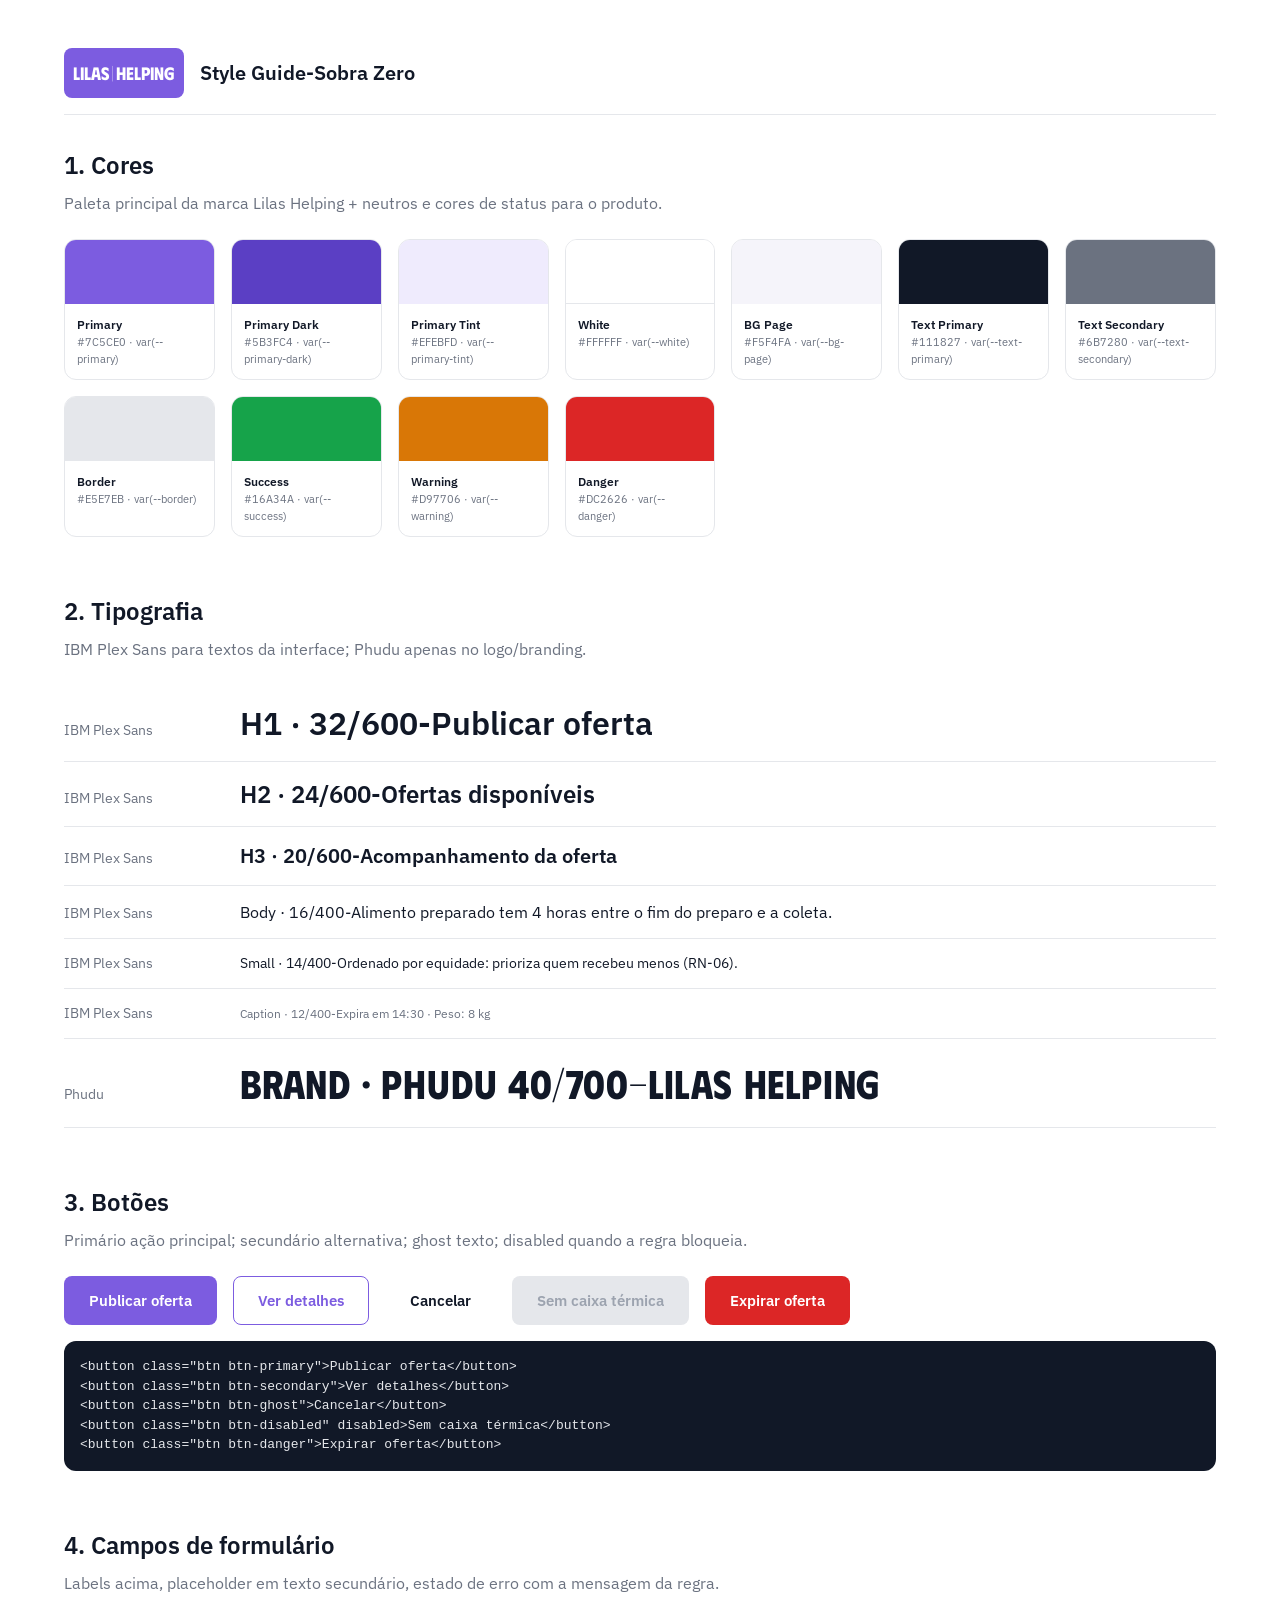
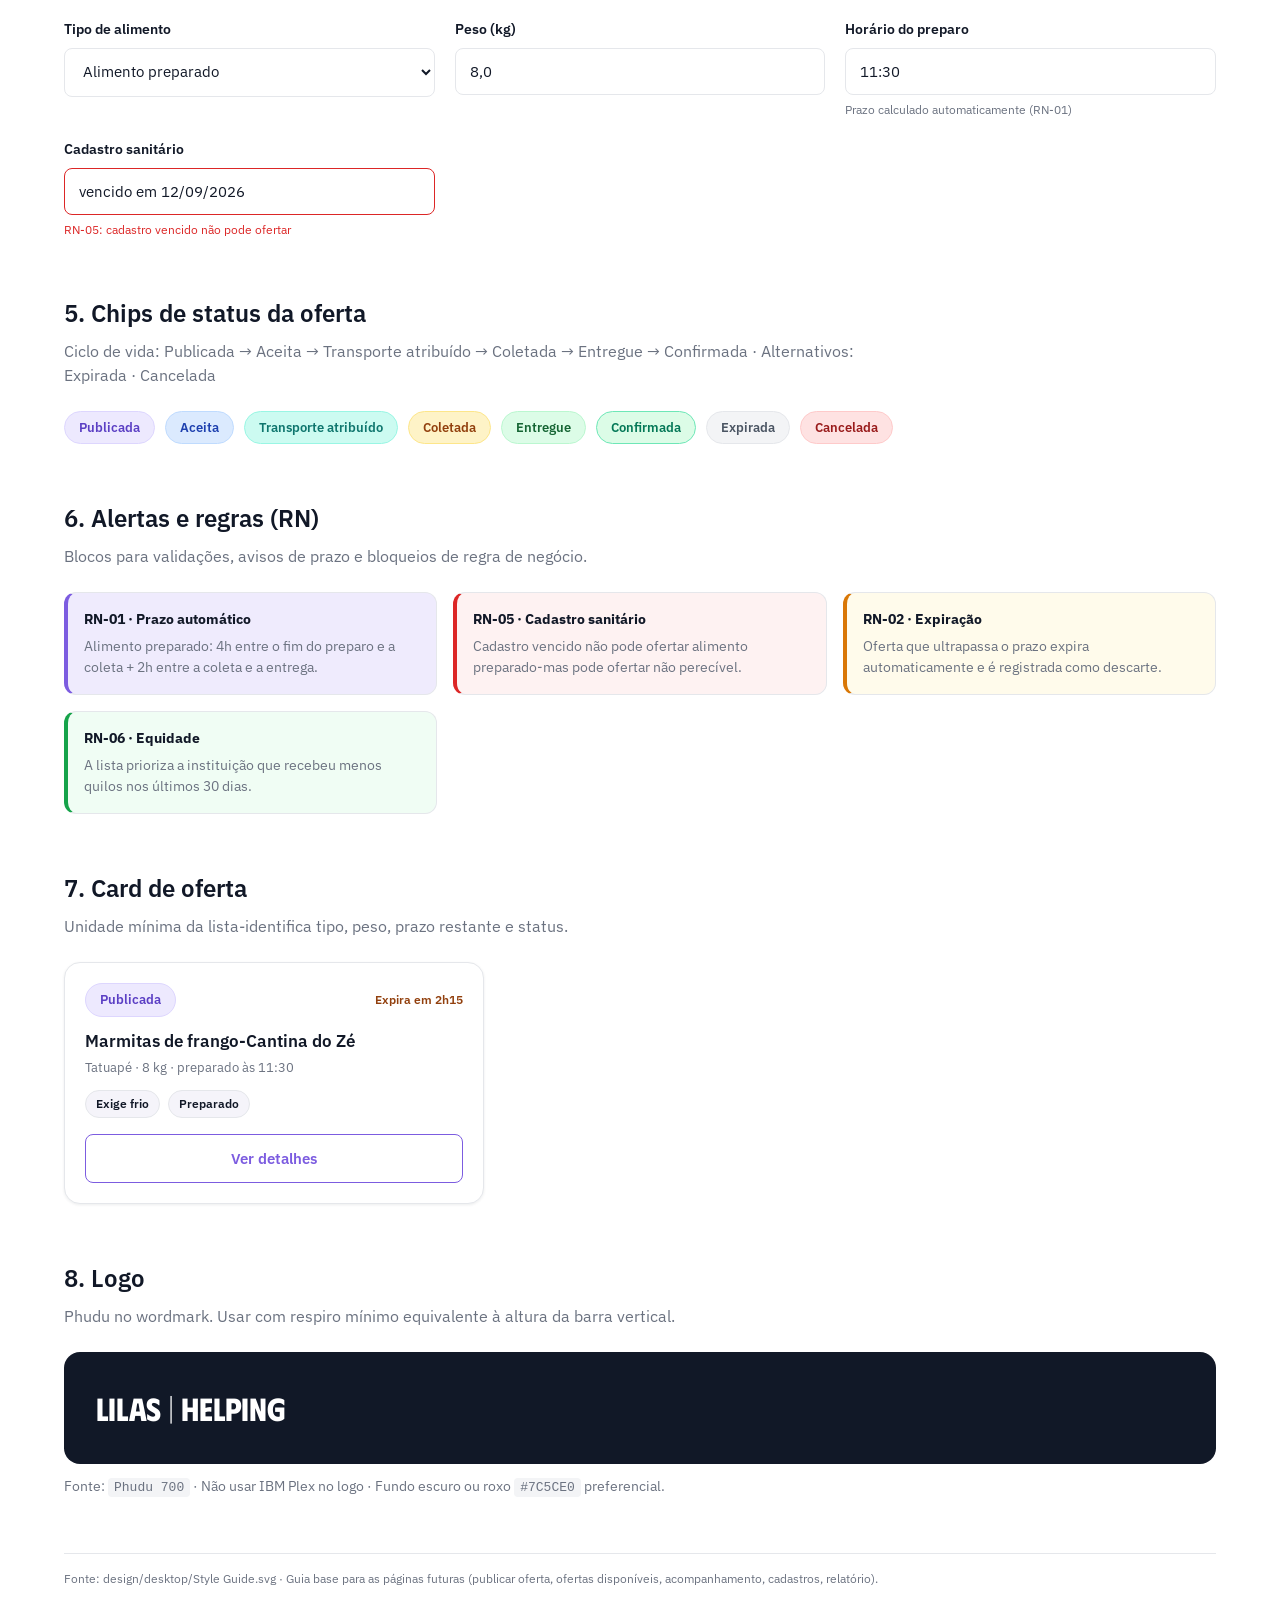
<file: design/desktop/guia_de_estilo.html>
<!DOCTYPE html>
<html lang="pt-BR">
<head>
<meta charset="UTF-8">
<meta name="viewport" content="width=device-width, initial-scale=1.0">
<title>Style Guide-Sobra Zero · Lilas Helping</title>
<link rel="preconnect" href="https://fonts.googleapis.com">
<link rel="preconnect" href="https://fonts.gstatic.com" crossorigin>
<link href="https://fonts.googleapis.com/css2?family=IBM+Plex+Sans:wght@400;500;600;700&family=Phudu:wght@700&display=swap" rel="stylesheet">
<style>
:root{
  /* 1. Cores-base Style Guide.svg */
  --primary:#7C5CE0;
  --primary-dark:#5B3FC4;
  --primary-tint:#EFEBFD;
  --white:#FFFFFF;
  --bg-page:#F5F4FA;
  --text-primary:#111827;
  --text-secondary:#6B7280;
  --border:#E5E7EB;
  --success:#16A34A;
  --success-bg:#DCFCE7;
  --success-text:#166534;
  --warning:#D97706;
  --warning-bg:#FEF3C7;
  --warning-text:#92400E;
  --danger:#DC2626;
  --danger-bg:#FEE2E2;
  --danger-text:#991B1B;
  --info-bg:#DBEAFE;
  --info-text:#1E40AF;
  --radius-s:8px;
  --radius-m:12px;
  --radius-l:16px;
  --font-ui:'IBM Plex Sans',system-ui,sans-serif;
  --font-brand:'Phudu',sans-serif;
}
*{box-sizing:border-box;margin:0;padding:0}
body{font-family:var(--font-ui);background:var(--bg-page);color:var(--text-primary);line-height:1.5}
.wrap{max-width:1312px;margin:0 auto;padding:32px 64px 80px;background:#fff}
header.top{display:flex;align-items:center;gap:16px;padding:16px 0;border-bottom:1px solid var(--border);margin-bottom:32px}
.logo{width:120px;height:50px;background:var(--primary);border-radius:var(--radius-s);display:flex;align-items:center;justify-content:center;color:#fff;font-family:var(--font-brand);font-weight:700;font-size:18px}
.logo span.bar{font-weight:400;opacity:.6;margin:0 2px}
.top h1{font-size:20px;font-weight:600}
section{margin-bottom:56px}
section>h2{font-size:24px;font-weight:600;margin-bottom:8px}
section>p.desc{color:var(--text-secondary);font-size:16px;margin-bottom:24px;max-width:800px}
.grid-colors{display:grid;grid-template-columns:repeat(auto-fill,minmax(150px,1fr));gap:16px}
.swatch{border:1px solid var(--border);border-radius:var(--radius-m);overflow:hidden;background:#fff}
.swatch .c{height:64px}
.swatch .t{padding:12px;font-size:12px;font-weight:600}
.swatch .t small{display:block;font-weight:400;color:var(--text-secondary);font-size:11px}
.type-row{display:grid;grid-template-columns:160px 1fr;gap:16px;padding:14px 0;border-bottom:1px solid var(--border);align-items:baseline}
.type-row .fam{color:var(--text-secondary);font-size:14px}
.h1{font-size:32px;font-weight:600}.h2{font-size:24px;font-weight:600}.h3{font-size:20px;font-weight:600}
.body{font-size:16px}.small{font-size:14px}.caption{font-size:12px;color:var(--text-secondary)}
.brand{font-family:var(--font-brand);font-size:40px;font-weight:700;letter-spacing:.02em}
/* 3. Botões */
.btn-row{display:flex;gap:16px;flex-wrap:wrap;align-items:center}
.btn{font-family:var(--font-ui);font-size:15px;font-weight:600;padding:14px 24px;border-radius:var(--radius-s);border:1.5px solid transparent;cursor:pointer;transition:.15s}
.btn-primary{background:var(--primary);color:#fff}
.btn-primary:hover{background:var(--primary-dark)}
.btn-secondary{background:#fff;color:var(--primary);border-color:var(--primary)}
.btn-secondary:hover{background:var(--primary-tint)}
.btn-ghost{background:transparent;color:var(--text-primary)}
.btn-ghost:hover{background:var(--border)}
.btn-disabled{background:#E5E7EB;color:#9CA3AF;cursor:not-allowed}
.btn-danger{background:var(--danger);color:#fff}
.btn-danger:hover{background:#B91C1C}
/* 4. Campos */
.form-grid{display:grid;grid-template-columns:repeat(auto-fill,minmax(280px,1fr));gap:20px}
.field label{display:block;font-size:14px;font-weight:600;margin-bottom:8px}
.field input,.field select{width:100%;padding:13px 14px;border:1px solid var(--border);border-radius:var(--radius-s);font-size:15px;font-family:var(--font-ui);background:#fff;color:var(--text-primary)}
.field input::placeholder{color:var(--text-secondary)}
.field .hint{font-size:12px;color:var(--text-secondary);margin-top:6px}
.field.error input{border-color:var(--danger)}
.field.error .hint{color:var(--danger)}
/* 5. Chips */
.chips{display:flex;gap:10px;flex-wrap:wrap}
.chip{font-size:13px;font-weight:600;padding:6px 14px;border-radius:999px;border:1px solid var(--border);background:#fff}
.chip-publicada{background:#EDE9FE;color:var(--primary-dark);border-color:#DDD6FE}
.chip-aceita{background:var(--info-bg);color:var(--info-text);border-color:#BFDBFE}
.chip-transporte{background:#CCFBF1;color:#0F766E;border-color:#99F6E4}
.chip-coletada{background:var(--warning-bg);color:var(--warning-text);border-color:#FDE68A}
.chip-entregue{background:var(--success-bg);color:var(--success-text);border-color:#BBF7D0}
.chip-confirmada{background:#DCFCE7;color:#047857;border-color:#6EE7B7}
.chip-expirada{background:#F3F4F6;color:#4B5563;border-color:var(--border)}
.chip-cancelada{background:var(--danger-bg);color:var(--danger-text);border-color:#FECACA}
/* 6. Alertas RN */
.alerts{display:grid;grid-template-columns:repeat(auto-fill,minmax(300px,1fr));gap:16px}
.alert{border-radius:var(--radius-m);padding:16px;border:1px solid var(--border);background:#fff}
.alert strong{display:block;font-size:14px;margin-bottom:6px}
.alert p{font-size:14px;color:var(--text-secondary)}
.alert-rn01{border-left:4px solid var(--primary);background:var(--primary-tint)}
.alert-rn05{border-left:4px solid var(--danger);background:#FEF2F2}
.alert-rn02{border-left:4px solid var(--warning);background:#FFFBEB}
.alert-rn06{border-left:4px solid var(--success);background:#F0FDF4}
/* 7. Card */
.card{background:#fff;border:1px solid var(--border);border-radius:var(--radius-l);padding:20px;max-width:420px;box-shadow:0 1px 3px rgba(17,24,39,.08)}
.card-top{display:flex;justify-content:space-between;align-items:center;margin-bottom:12px}
.card-exp{font-size:12px;color:var(--warning-text);font-weight:600}
.card h3{font-size:17px;font-weight:600;margin-bottom:4px}
.card .meta{font-size:13px;color:var(--text-secondary);margin-bottom:12px}
.card-tags{display:flex;gap:8px;margin-bottom:16px}
.tag{font-size:12px;font-weight:600;background:var(--bg-page);border:1px solid var(--border);padding:4px 10px;border-radius:999px}
/* 8. Logo */
.logo-box{display:flex;gap:32px;align-items:center;background:var(--text-primary);color:#fff;padding:32px;border-radius:var(--radius-l)}
.wordmark{font-family:var(--font-brand);font-size:32px;font-weight:700}
.usage{font-size:14px;color:var(--text-secondary);margin-top:12px}
code{background:#F3F4F6;padding:2px 6px;border-radius:4px;font-size:13px}
pre{background:#111827;color:#E5E7EB;padding:16px;border-radius:var(--radius-m);overflow:auto;font-size:13px;margin-top:16px}
footer{color:var(--text-secondary);font-size:12px;border-top:1px solid var(--border);padding-top:16px}
@media(max-width:768px){.wrap{padding:20px}.type-row{grid-template-columns:1fr}}
</style>
</head>
<body>
<div class="wrap">
  <header class="top">
    <div class="logo">LILAS<span class="bar">|</span>HELPING</div>
    <h1>Style Guide-Sobra Zero</h1>
  </header>

  <!-- 1. CORES -->
  <section id="cores">
    <h2>1. Cores</h2>
    <p class="desc">Paleta principal da marca Lilas Helping + neutros e cores de status para o produto.</p>
    <div class="grid-colors">
      <div class="swatch"><div class="c" style="background:#7C5CE0"></div><div class="t">Primary<small>#7C5CE0 · var(--primary)</small></div></div>
      <div class="swatch"><div class="c" style="background:#5B3FC4"></div><div class="t">Primary Dark<small>#5B3FC4 · var(--primary-dark)</small></div></div>
      <div class="swatch"><div class="c" style="background:#EFEBFD"></div><div class="t">Primary Tint<small>#EFEBFD · var(--primary-tint)</small></div></div>
      <div class="swatch"><div class="c" style="background:#FFFFFF;border-bottom:1px solid #E5E7EB"></div><div class="t">White<small>#FFFFFF · var(--white)</small></div></div>
      <div class="swatch"><div class="c" style="background:#F5F4FA"></div><div class="t">BG Page<small>#F5F4FA · var(--bg-page)</small></div></div>
      <div class="swatch"><div class="c" style="background:#111827"></div><div class="t">Text Primary<small>#111827 · var(--text-primary)</small></div></div>
      <div class="swatch"><div class="c" style="background:#6B7280"></div><div class="t">Text Secondary<small>#6B7280 · var(--text-secondary)</small></div></div>
      <div class="swatch"><div class="c" style="background:#E5E7EB"></div><div class="t">Border<small>#E5E7EB · var(--border)</small></div></div>
      <div class="swatch"><div class="c" style="background:#16A34A"></div><div class="t">Success<small>#16A34A · var(--success)</small></div></div>
      <div class="swatch"><div class="c" style="background:#D97706"></div><div class="t">Warning<small>#D97706 · var(--warning)</small></div></div>
      <div class="swatch"><div class="c" style="background:#DC2626"></div><div class="t">Danger<small>#DC2626 · var(--danger)</small></div></div>
    </div>
  </section>

  <!-- 2. TIPOGRAFIA -->
  <section id="tipografia">
    <h2>2. Tipografia</h2>
    <p class="desc">IBM Plex Sans para textos da interface; Phudu apenas no logo/branding.</p>
    <div class="type-row"><span class="fam">IBM Plex Sans</span><span class="h1">H1 · 32/600-Publicar oferta</span></div>
    <div class="type-row"><span class="fam">IBM Plex Sans</span><span class="h2">H2 · 24/600-Ofertas disponíveis</span></div>
    <div class="type-row"><span class="fam">IBM Plex Sans</span><span class="h3">H3 · 20/600-Acompanhamento da oferta</span></div>
    <div class="type-row"><span class="fam">IBM Plex Sans</span><span class="body">Body · 16/400-Alimento preparado tem 4 horas entre o fim do preparo e a coleta.</span></div>
    <div class="type-row"><span class="fam">IBM Plex Sans</span><span class="small">Small · 14/400-Ordenado por equidade: prioriza quem recebeu menos (RN-06).</span></div>
    <div class="type-row"><span class="fam">IBM Plex Sans</span><span class="caption">Caption · 12/400-Expira em 14:30 · Peso: 8 kg</span></div>
    <div class="type-row"><span class="fam">Phudu</span><span class="brand">Brand · Phudu 40/700-LILAS HELPING</span></div>
  </section>

  <!-- 3. BOTÕES -->
  <section id="botoes">
    <h2>3. Botões</h2>
    <p class="desc">Primário ação principal; secundário alternativa; ghost texto; disabled quando a regra bloqueia.</p>
    <div class="btn-row">
      <button class="btn btn-primary">Publicar oferta</button>
      <button class="btn btn-secondary">Ver detalhes</button>
      <button class="btn btn-ghost">Cancelar</button>
      <button class="btn btn-disabled" disabled>Sem caixa térmica</button>
      <button class="btn btn-danger">Expirar oferta</button>
    </div>
<pre>&lt;button class="btn btn-primary"&gt;Publicar oferta&lt;/button&gt;
&lt;button class="btn btn-secondary"&gt;Ver detalhes&lt;/button&gt;
&lt;button class="btn btn-ghost"&gt;Cancelar&lt;/button&gt;
&lt;button class="btn btn-disabled" disabled&gt;Sem caixa térmica&lt;/button&gt;
&lt;button class="btn btn-danger"&gt;Expirar oferta&lt;/button&gt;</pre>
  </section>

  <!-- 4. CAMPOS -->
  <section id="campos">
    <h2>4. Campos de formulário</h2>
    <p class="desc">Labels acima, placeholder em texto secundário, estado de erro com a mensagem da regra.</p>
    <div class="form-grid">
      <div class="field"><label>Tipo de alimento</label><select><option>Alimento preparado</option><option>Não perecível</option></select></div>
      <div class="field"><label>Peso (kg)</label><input placeholder="8,0" value="8,0"></div>
      <div class="field"><label>Horário do preparo</label><input placeholder="11:30" value="11:30"><div class="hint">Prazo calculado automaticamente (RN-01)</div></div>
      <div class="field error"><label>Cadastro sanitário</label><input value="vencido em 12/09/2026"><div class="hint">RN-05: cadastro vencido não pode ofertar</div></div>
    </div>
  </section>

  <!-- 5. CHIPS -->
  <section id="chips">
    <h2>5. Chips de status da oferta</h2>
    <p class="desc">Ciclo de vida: Publicada → Aceita → Transporte atribuído → Coletada → Entregue → Confirmada · Alternativos: Expirada · Cancelada</p>
    <div class="chips">
      <span class="chip chip-publicada">Publicada</span>
      <span class="chip chip-aceita">Aceita</span>
      <span class="chip chip-transporte">Transporte atribuído</span>
      <span class="chip chip-coletada">Coletada</span>
      <span class="chip chip-entregue">Entregue</span>
      <span class="chip chip-confirmada">Confirmada</span>
      <span class="chip chip-expirada">Expirada</span>
      <span class="chip chip-cancelada">Cancelada</span>
    </div>
  </section>

  <!-- 6. ALERTAS -->
  <section id="alertas">
    <h2>6. Alertas e regras (RN)</h2>
    <p class="desc">Blocos para validações, avisos de prazo e bloqueios de regra de negócio.</p>
    <div class="alerts">
      <div class="alert alert-rn01"><strong>RN-01 · Prazo automático</strong><p>Alimento preparado: 4h entre o fim do preparo e a coleta + 2h entre a coleta e a entrega.</p></div>
      <div class="alert alert-rn05"><strong>RN-05 · Cadastro sanitário</strong><p>Cadastro vencido não pode ofertar alimento preparado-mas pode ofertar não perecível.</p></div>
      <div class="alert alert-rn02"><strong>RN-02 · Expiração</strong><p>Oferta que ultrapassa o prazo expira automaticamente e é registrada como descarte.</p></div>
      <div class="alert alert-rn06"><strong>RN-06 · Equidade</strong><p>A lista prioriza a instituição que recebeu menos quilos nos últimos 30 dias.</p></div>
    </div>
  </section>

  <!-- 7. CARD -->
  <section id="card">
    <h2>7. Card de oferta</h2>
    <p class="desc">Unidade mínima da lista-identifica tipo, peso, prazo restante e status.</p>
    <div class="card">
      <div class="card-top"><span class="chip chip-publicada">Publicada</span><span class="card-exp">Expira em 2h15</span></div>
      <h3>Marmitas de frango-Cantina do Zé</h3>
      <div class="meta">Tatuapé · 8 kg · preparado às 11:30</div>
      <div class="card-tags"><span class="tag">Exige frio</span><span class="tag">Preparado</span></div>
      <button class="btn btn-secondary" style="width:100%">Ver detalhes</button>
    </div>
  </section>

  <!-- 8. LOGO -->
  <section id="logo">
    <h2>8. Logo</h2>
    <p class="desc">Phudu no wordmark. Usar com respiro mínimo equivalente à altura da barra vertical.</p>
    <div class="logo-box"><div class="wordmark">LILAS | HELPING</div></div>
    <p class="usage">Fonte: <code>Phudu 700</code> · Não usar IBM Plex no logo · Fundo escuro ou roxo <code>#7C5CE0</code> preferencial.</p>
  </section>

  <footer>Fonte: design/desktop/Style Guide.svg · Guia base para as páginas futuras (publicar oferta, ofertas disponíveis, acompanhamento, cadastros, relatório).</footer>
</div>
</body>
</html>
</file>
<file: css/stily.css>
/* ============================================================
   Sobra Zero-Squad Lilás
   Arquivo de estilos principal (esqueleto: css/stily.css)
   Tokens extraídos do design system Penpot "Lilas Helping"
   ============================================================ */

@import url('https://fonts.googleapis.com/css2?family=Phudu:wght@400;600;700;800&family=IBM+Plex+Sans:ital,wght@0,400;0,500;0,600;0,700;1,400&family=IBM+Plex+Mono:wght@400;500&display=swap');

:root {
  /* marca */
  --purple: #7C5CE0;
  --purple-dark: #5B3FC4;
  --tint: #EFEBFD;
  --tint-2: #E2DBFB;
  /* neutros */
  --ink: #111827;
  --ink-deep: #0A0E1A;
  --muted: #6B7280;
  --paper: #F5F4FA;
  --white: #FFFFFF;
  --border: #E5E7EB;
  /* estados */
  --success: #16A34A;
  --success-bg: #DCFCE7;
  --warning: #D97706;
  --warning-bg: #FEF3C7;
  --danger: #DC2626;
  --danger-bg: #FEE2E2;
  /* tipografia */
  --display: 'Phudu', sans-serif;
  --body: 'IBM Plex Sans', sans-serif;
  --mono: 'IBM Plex Mono', monospace;
  /* medidas */
  --container: 1180px;
  --radius: 14px;
  --radius-sm: 8px;
  --shadow: 0 18px 50px -22px rgba(17, 24, 39, .35);
  --shadow-soft: 0 8px 30px -18px rgba(17, 24, 39, .4);
}

/* ---------------- base ---------------- */
*, *::before, *::after { box-sizing: border-box; }

html { scroll-behavior: smooth; }

body {
  margin: 0;
  font-family: var(--body);
  color: var(--ink);
  background: var(--paper);
  line-height: 1.6;
  -webkit-font-smoothing: antialiased;
  text-rendering: optimizeLegibility;
}

img { max-width: 100%; display: block; }
a { color: inherit; }
h1, h2, h3, h4 { font-family: var(--display); line-height: 1.05; margin: 0 0 .5em; letter-spacing: -.01em; }
p { margin: 0 0 1em; }

::selection { background: var(--purple); color: #fff; }

.container {
  width: min(var(--container), calc(100% - 3rem));
  margin-inline: auto;
}

.kicker {
  font-family: var(--mono);
  font-size: .74rem;
  letter-spacing: .22em;
  text-transform: uppercase;
  color: var(--purple-dark);
  display: inline-flex;
  align-items: center;
  gap: .6rem;
  margin-bottom: 1.1rem;
}
.kicker::before {
  content: "";
  width: 26px;
  height: 2px;
  background: var(--purple);
}

.section { padding: clamp(4rem, 9vw, 7.5rem) 0; }
.section-head { max-width: 640px; margin-bottom: 3rem; }
.section-head h2 { font-size: clamp(2rem, 4.4vw, 3.2rem); font-weight: 800; }
.section-head p { color: var(--muted); font-size: 1.05rem; }

/* ---------------- botões ---------------- */
.btn {
  display: inline-flex;
  align-items: center;
  justify-content: center;
  gap: .55rem;
  padding: .85rem 1.6rem;
  border-radius: 999px;
  border: 1.5px solid transparent;
  font: 600 .95rem/1 var(--body);
  letter-spacing: .01em;
  text-decoration: none;
  cursor: pointer;
  transition: transform .2s ease, box-shadow .2s ease, background .2s ease, color .2s ease, border-color .2s ease;
}
.btn:active { transform: translateY(1px) scale(.99); }

.btn-primary {
  background: var(--purple);
  color: #fff;
  box-shadow: 0 12px 26px -14px rgba(124, 92, 224, .9);
}
.btn-primary:hover { background: var(--purple-dark); transform: translateY(-2px); }

.btn-ghost {
  background: transparent;
  color: var(--ink);
  border-color: var(--ink);
}
.btn-ghost:hover { background: var(--ink); color: #fff; }

.btn-ghost-light {
  background: transparent;
  color: #fff;
  border-color: rgba(255, 255, 255, .45);
}
.btn-ghost-light:hover { background: #fff; color: var(--ink); border-color: #fff; }

.btn-light { background: #fff; color: var(--ink); }
.btn-light:hover { transform: translateY(-2px); box-shadow: var(--shadow); }

.btn-lg { padding: 1.05rem 2.1rem; font-size: 1rem; }
.btn-block { width: 100%; }

/* ---------------- header ---------------- */
.site-header {
  position: sticky;
  top: 0;
  z-index: 60;
  background: rgba(10, 14, 26, .88);
  backdrop-filter: blur(14px);
  border-bottom: 1px solid rgba(255, 255, 255, .08);
}
.site-header .container {
  display: flex;
  align-items: center;
  gap: 2rem;
  min-height: 72px;
}
.brand {
  display: flex;
  align-items: center;
  gap: .7rem;
  text-decoration: none;
  color: #fff;
}
.brand img { height: 40px; width: auto; background: #fff; border-radius: 8px; padding: 3px 7px; }
.brand strong {
  font-family: var(--display);
  font-weight: 800;
  font-size: 1.15rem;
  letter-spacing: .01em;
}
.brand small { display: block; font-family: var(--mono); font-size: .6rem; letter-spacing: .28em; color: var(--purple); text-transform: uppercase; }

.nav { display: flex; gap: 1.6rem; margin-left: auto; }
.nav a {
  color: rgba(255, 255, 255, .78);
  text-decoration: none;
  font-size: .92rem;
  font-weight: 500;
  position: relative;
  padding: .3rem 0;
}
.nav a::after {
  content: "";
  position: absolute;
  left: 0; bottom: 0;
  width: 100%;
  height: 2px;
  background: var(--purple);
  transform: scaleX(0);
  transform-origin: left;
  transition: transform .25s ease;
}
.nav a:hover { color: #fff; }
.nav a:hover::after { transform: scaleX(1); }

.header-actions { display: flex; gap: .7rem; align-items: center; }
.header-actions .login {
  color: rgba(255, 255, 255, .8);
  text-decoration: none;
  font-weight: 600;
  font-size: .92rem;
  padding: .55rem .4rem;
}
.header-actions .login:hover { color: #fff; }
.header-actions #usuario-nome {
  color: rgba(255, 255, 255, .78);
  font-size: .85rem;
  white-space: nowrap;
  max-width: 18ch;
  overflow: hidden;
  text-overflow: ellipsis;
}

/* destaque da rota principal (Ofertas) na nav */
.nav a.is-current {
  background: var(--tint);
  color: var(--purple-dark);
  border-radius: 999px;
  padding: .45rem .9rem;
  font-weight: 700;
  box-shadow: inset 0 0 0 1.5px var(--purple);
}
.nav a.is-current::after { display: none; }
.nav a.is-current .icon { width: 1em; height: 1em; vertical-align: -.12em; }

.burger {
  display: none;
  margin-left: auto;
  width: 44px; height: 44px;
  border: 1px solid rgba(255, 255, 255, .25);
  border-radius: 10px;
  background: transparent;
  cursor: pointer;
  position: relative;
}
.burger span, .burger span::before, .burger span::after {
  content: "";
  position: absolute;
  left: 12px;
  width: 20px; height: 2px;
  background: #fff;
  transition: .25s;
}
.burger span { top: 21px; }
.burger span::before { top: -6px; left: 0; }
.burger span::after { top: 6px; left: 0; }

/* ---------------- hero ---------------- */
.hero {
  position: relative;
  background: var(--ink-deep);
  color: #fff;
  overflow: hidden;
  padding: clamp(5rem, 11vw, 8.5rem) 0 0;
  isolation: isolate;
}
.hero-bg {
  position: absolute;
  inset: 0;
  z-index: 0;
  overflow: hidden;
}
.hero-bg-img {
  display: block;
  width: 100%;
  height: 100%;
  object-fit: cover;
  object-position: center 45%;
  animation: heroZoom 18s ease-in-out infinite alternate;
}
.hero-shade {
  position: absolute;
  inset: 0;
  z-index: 1;
  background:
    linear-gradient(180deg, rgba(10, 14, 26, .9) 0%, rgba(10, 14, 26, .82) 45%, rgba(10, 14, 26, .97) 100%),
    radial-gradient(circle at 75% 15%, rgba(124, 92, 224, .45) 0%, rgba(124, 92, 224, 0) 55%);
  pointer-events: none;
}
.hero::after {
  /* grão */
  content: "";
  position: absolute;
  inset: 0;
  z-index: 1;
  background-image: radial-gradient(rgba(255, 255, 255, .075) 1px, transparent 1px);
  background-size: 4px 4px;
  opacity: .45;
  pointer-events: none;
}
.hero .container { position: relative; z-index: 2; }

@keyframes heroZoom {
  from { transform: scale(1); }
  to { transform: scale(1.08); }
}

.hero-grid {
  display: flex;
  flex-direction: column;
  align-items: center;
  text-align: center;
  max-width: 940px;
  margin: 0 auto;
  padding-bottom: clamp(3.5rem, 7vw, 5.5rem);
  animation: floatIn .9s .15s cubic-bezier(.2, .7, .2, 1) both;
}

.hero h1 {
  font-size: clamp(2.6rem, 7vw, 5.6rem);
  font-weight: 800;
  line-height: 1.05;
  margin-bottom: 1.2rem;
  text-shadow: 0 4px 24px rgba(0, 0, 0, .55);
}
.hero h1 .accent {
  color: var(--purple);
  position: relative;
  white-space: nowrap;
}
.hero h1 .accent::after {
  content: "";
  position: absolute;
  left: 0; bottom: .08em;
  width: 100%; height: .14em;
  background: rgba(124, 92, 224, .35);
  z-index: -1;
}
.hero .lead {
  font-size: clamp(1.02rem, 1.5vw, 1.18rem);
  color: rgba(255, 255, 255, .82);
  max-width: 62ch;
  margin: 0 auto 2rem;
  text-shadow: 0 2px 14px rgba(0, 0, 0, .6);
}
.hero-ctas { display: flex; flex-wrap: wrap; justify-content: center; gap: .9rem; margin-bottom: 2.6rem; }

/* cartoes flutuantes dos tres perfis */
.hero-cards {
  display: flex;
  flex-wrap: wrap;
  justify-content: center;
  gap: 1rem;
  margin-bottom: 2.6rem;
}
.hero-card {
  display: flex;
  align-items: center;
  gap: .85rem;
  margin: 0;
  min-width: 200px;
  padding: .9rem 1.15rem;
  border-radius: var(--radius);
  border: 1px solid rgba(255, 255, 255, .22);
  background: rgba(124, 92, 224, .16);
  backdrop-filter: blur(14px);
  -webkit-backdrop-filter: blur(14px);
  box-shadow: 0 18px 40px -24px rgba(0, 0, 0, .9);
  text-align: left;
  transition: transform .25s, border-color .25s, background .25s;
}
.hero-card:hover {
  transform: translateY(-4px);
  border-color: var(--purple);
  background: rgba(124, 92, 224, .3);
}
.hero-card .icon {
  display: inline-flex;
  align-items: center;
  justify-content: center;
  flex: 0 0 auto;
  width: 42px; height: 42px;
  border-radius: 12px;
  background: var(--tint);
  color: var(--purple-dark);
}
.hero-card .icon svg { width: 22px; height: 22px; }
.hero-card b {
  display: block;
  font-family: var(--display);
  font-size: 1.05rem;
  line-height: 1.2;
  color: #fff;
}
.hero-card small {
  display: block;
  font-family: var(--mono);
  font-size: .68rem;
  letter-spacing: .1em;
  text-transform: uppercase;
  color: rgba(255, 255, 255, .68);
}

.hero-meta {
  display: flex;
  flex-wrap: wrap;
  justify-content: center;
  gap: 1.6rem;
  font-family: var(--mono);
  font-size: .74rem;
  letter-spacing: .14em;
  text-transform: uppercase;
  color: rgba(255, 255, 255, .68);
}
.hero-meta span { display: inline-flex; align-items: center; gap: .5rem; }
.hero-meta span::before {
  content: "";
  width: 7px; height: 7px;
  border-radius: 50%;
  background: var(--purple);
}

/* ticker do ciclo */
.ticker {
  position: relative;
  z-index: 2;
  background: var(--purple);
  color: #fff;
  overflow: hidden;
  border-top: 1px solid rgba(255, 255, 255, .18);
  padding: .8rem 0;
}
.ticker-track {
  display: flex;
  gap: 3rem;
  width: max-content;
  animation: ticker 26s linear infinite;
  font-family: var(--display);
  font-weight: 700;
  font-size: .95rem;
  letter-spacing: .12em;
  text-transform: uppercase;
  white-space: nowrap;
}
.ticker-track span { display: inline-flex; align-items: center; gap: 3rem; }
.ticker-track span::after { content: "◆"; font-size: .6rem; opacity: .7; }

/* ---------------- stats ---------------- */
.stats {
  background: var(--ink-deep);
  color: #fff;
  padding: 0 0 clamp(3.5rem, 7vw, 5.5rem);
}
.stats-grid {
  display: grid;
  grid-template-columns: repeat(4, 1fr);
  border: 1px solid rgba(255, 255, 255, .14);
  border-radius: var(--radius);
  overflow: hidden;
}
.stat {
  padding: 1.8rem 1.6rem;
  border-right: 1px solid rgba(255, 255, 255, .14);
}
.stat:last-child { border-right: 0; }
.stat b {
  display: block;
  font-family: var(--display);
  font-weight: 800;
  font-size: clamp(2.2rem, 4vw, 3.1rem);
  color: var(--purple);
  line-height: 1;
  margin-bottom: .45rem;
}
.stat span {
  font-family: var(--mono);
  font-size: .72rem;
  letter-spacing: .16em;
  text-transform: uppercase;
  color: rgba(255, 255, 255, .6);
}

/* ---------------- ciclo ---------------- */
.cycle-grid {
  display: grid;
  grid-template-columns: repeat(6, 1fr);
  gap: 1rem;
}
.step {
  position: relative;
  background: var(--white);
  border: 1px solid var(--border);
  border-radius: var(--radius);
  padding: 1.4rem 1.2rem 1.3rem;
  overflow: hidden;
  transition: transform .25s ease, box-shadow .25s ease, border-color .25s ease;
}
.step:hover { transform: translateY(-6px); box-shadow: var(--shadow); border-color: var(--tint-2); }
.step::before {
  content: attr(data-n);
  position: absolute;
  top: -.35rem; right: .4rem;
  font-family: var(--display);
  font-weight: 800;
  font-size: 3.6rem;
  color: var(--tint);
  line-height: 1;
}
.step h3 { font-size: 1.06rem; font-weight: 700; margin-bottom: .35rem; position: relative; }
.step p { font-size: .86rem; color: var(--muted); margin: 0; position: relative; }
.step .dot {
  width: 10px; height: 10px;
  border-radius: 50%;
  background: var(--purple);
  margin-bottom: .9rem;
}
.step.is-end .dot { background: var(--success); }
.step.is-end::before { color: var(--success-bg); }

.cycle-note {
  margin-top: 1.6rem;
  display: flex;
  gap: .8rem;
  align-items: flex-start;
  background: var(--tint);
  border-left: 4px solid var(--purple);
  border-radius: 0 var(--radius-sm) var(--radius-sm) 0;
  padding: 1rem 1.2rem;
  font-size: .92rem;
  color: var(--ink);
}
.cycle-note b { font-weight: 700; }
.cycle-note .icon { width: 20px; height: 20px; color: var(--warning); margin-top: .12rem; }

/* ---------------- personas ---------------- */
.personas { background: var(--white); border-block: 1px solid var(--border); }
.persona-grid { display: grid; grid-template-columns: repeat(3, 1fr); gap: 1.4rem; }
.persona {
  border: 1px solid var(--border);
  border-radius: var(--radius);
  padding: 2rem 1.7rem;
  background: var(--paper);
  transition: transform .25s ease, box-shadow .25s ease;
}
.persona:hover { transform: translateY(-6px); box-shadow: var(--shadow); }
.persona.is-featured { background: var(--ink-deep); color: #fff; border-color: var(--ink-deep); }
.persona.is-featured p, .persona.is-featured li { color: rgba(255, 255, 255, .74); }
.persona .tag {
  display: inline-block;
  font-family: var(--mono);
  font-size: .66rem;
  letter-spacing: .2em;
  text-transform: uppercase;
  padding: .35rem .7rem;
  border: 0;
  border-radius: 999px;
  background: var(--tint);
  color: var(--purple-dark);
  margin-bottom: 1.1rem;
}
.persona.is-featured .tag { background: var(--purple); color: #fff; }
.persona h3 { font-size: 1.5rem; font-weight: 800; }
.persona ul { margin: 1rem 0 0; padding: 0; list-style: none; }
.persona li {
  position: relative;
  padding-left: 1.4rem;
  font-size: .92rem;
  color: var(--muted);
  margin-bottom: .55rem;
}
.persona li::before {
  content: "→";
  position: absolute;
  left: 0;
  color: var(--purple);
  font-weight: 700;
}
.persona.is-featured li::before { color: var(--purple); }

/* ---------------- galeria de telas ---------------- */
.gallery-tabs { display: flex; gap: .6rem; margin-bottom: 2rem; }
.gallery-tab {
  font: 600 .88rem/1 var(--body);
  padding: .7rem 1.3rem;
  border-radius: 999px;
  border: 1.5px solid var(--border);
  background: var(--white);
  cursor: pointer;
  transition: .2s;
}
.gallery-tab.is-active { background: var(--ink); color: #fff; border-color: var(--ink); }
.gallery-panel { display: none; }
.gallery-panel.is-active { display: block; animation: fadeUp .45s ease both; }

.gallery-grid { display: grid; grid-template-columns: repeat(3, 1fr); gap: 1.4rem; }
.shot-card {
  background: var(--white);
  border: 1px solid var(--border);
  border-radius: var(--radius);
  overflow: hidden;
  transition: transform .25s ease, box-shadow .25s ease;
}
.shot-card:hover { transform: translateY(-6px); box-shadow: var(--shadow); }
.shot-card .frame {
  background: var(--ink-deep);
  padding: .8rem .8rem 0;
}
.shot-card .frame img {
  border-radius: 8px 8px 0 0;
  width: 100%;
}
.shot-card figcaption {
  display: flex;
  align-items: baseline;
  gap: .7rem;
  padding: .95rem 1.1rem;
  font-size: .9rem;
}
.shot-card figcaption b { font-family: var(--display); font-weight: 700; }
.shot-card figcaption span { color: var(--muted); font-size: .8rem; }

.mobile-row { display: flex; gap: 1.4rem; overflow-x: auto; padding-bottom: 1rem; }
.mobile-row .shot-card { min-width: 240px; flex: 0 0 auto; }

/* ---------------- regras ---------------- */
.rules { background: var(--ink-deep); color: #fff; }
.rules .section-head h2 { color: #fff; }
.rules .section-head p { color: rgba(255, 255, 255, .65); }
.rules-grid { display: grid; grid-template-columns: repeat(2, 1fr); gap: 1rem; }
.rule {
  display: flex;
  gap: 1.1rem;
  align-items: flex-start;
  background: rgba(255, 255, 255, .045);
  border: 1px solid rgba(255, 255, 255, .12);
  border-radius: var(--radius);
  padding: 1.25rem 1.4rem;
  transition: .25s;
}
.rule:hover { background: rgba(124, 92, 224, .16); border-color: rgba(124, 92, 224, .55); }
.rule code {
  font-family: var(--mono);
  font-size: .74rem;
  letter-spacing: .08em;
  color: var(--purple);
  background: rgba(124, 92, 224, .14);
  border: 1px solid rgba(124, 92, 224, .4);
  padding: .3rem .55rem;
  border-radius: 6px;
  white-space: nowrap;
}
.rule p { margin: 0; font-size: .92rem; color: rgba(255, 255, 255, .78); }

/* ---------------- CTA final ---------------- */
.cta-band { background: var(--purple); color: #fff; text-align: center; }
.cta-band h2 { font-size: clamp(2rem, 4.6vw, 3.4rem); font-weight: 800; max-width: 18ch; margin-inline: auto; }
.cta-band p { color: rgba(255, 255, 255, .85); max-width: 52ch; margin: 0 auto 2rem; }
.cta-band .row { display: flex; gap: .9rem; justify-content: center; flex-wrap: wrap; }

/* ---------------- footer ---------------- */
.site-footer { background: var(--ink-deep); color: rgba(255, 255, 255, .7); padding: 3.5rem 0 2rem; font-size: .92rem; }
.footer-grid { display: grid; grid-template-columns: 1.4fr 1fr 1fr; gap: 2.5rem; padding-bottom: 2.4rem; border-bottom: 1px solid rgba(255, 255, 255, .12); }
.site-footer h4 { color: #fff; font-size: .78rem; font-family: var(--mono); font-weight: 500; letter-spacing: .2em; text-transform: uppercase; margin-bottom: 1.1rem; }
.site-footer ul { list-style: none; margin: 0; padding: 0; display: grid; gap: .55rem; }
.site-footer a { color: rgba(255, 255, 255, .7); text-decoration: none; }
.site-footer a:hover { color: var(--purple); }
.footer-brand img { background: #fff; border-radius: 8px; padding: 4px 8px; height: 44px; margin-bottom: 1rem; }
.footer-brand p { max-width: 36ch; font-size: .9rem; }
.footer-bottom {
  display: flex;
  justify-content: space-between;
  gap: 1rem;
  flex-wrap: wrap;
  padding-top: 1.6rem;
  font-family: var(--mono);
  font-size: .72rem;
  letter-spacing: .1em;
  text-transform: uppercase;
  color: rgba(255, 255, 255, .45);
}

/* ============================================================
   PÁGINAS DE AUTENTICAÇÃO (login / cadastro)
   ============================================================ */
.auth {
  min-height: 100vh;
  display: grid;
  grid-template-columns: 1fr 1.05fr;
}
.auth-aside {
  position: relative;
  background: var(--ink-deep);
  color: #fff;
  padding: clamp(2rem, 4vw, 3.5rem);
  display: flex;
  flex-direction: column;
  overflow: hidden;
}
.auth-aside::before {
  content: "";
  position: absolute;
  width: 560px; height: 560px;
  bottom: -220px; left: -180px;
  background: radial-gradient(circle, rgba(124, 92, 224, .5), transparent 65%);
}
.auth-aside::after {
  content: "";
  position: absolute;
  inset: 0;
  background-image: radial-gradient(rgba(255, 255, 255, .07) 1px, transparent 1px);
  background-size: 4px 4px;
  opacity: .5;
}
.auth-aside > * { position: relative; z-index: 2; }
.auth-aside .brand { margin-bottom: auto; }
.auth-aside blockquote {
  font-family: var(--display);
  font-weight: 700;
  font-size: clamp(1.5rem, 2.6vw, 2.2rem);
  line-height: 1.2;
  margin: 3rem 0 1rem;
  max-width: 18ch;
}
.auth-aside blockquote em { color: var(--purple); font-style: normal; }
.auth-aside .aside-list { list-style: none; padding: 0; margin: 1.5rem 0 0; display: grid; gap: .8rem; }
.auth-aside .aside-list li {
  display: flex; gap: .7rem; align-items: center;
  font-size: .92rem; color: rgba(255, 255, 255, .75);
}
.auth-aside .aside-list li::before {
  content: "✓";
  display: grid; place-items: center;
  width: 22px; height: 22px;
  border-radius: 50%;
  background: rgba(124, 92, 224, .25);
  color: var(--purple);
  font-size: .72rem;
  flex: 0 0 auto;
}
.auth-aside .aside-foot {
  margin-top: auto;
  padding-top: 2.5rem;
  font-family: var(--mono);
  font-size: .68rem;
  letter-spacing: .18em;
  text-transform: uppercase;
  color: rgba(255, 255, 255, .45);
}

.auth-main {
  display: flex;
  flex-direction: column;
  justify-content: center;
  padding: clamp(2rem, 5vw, 4rem);
  background: var(--paper);
}
.auth-card { width: min(460px, 100%); margin-inline: auto; animation: fadeUp .5s ease both; }
.auth-card .kicker { margin-bottom: .8rem; }
.auth-card h1 { font-size: clamp(1.9rem, 3.4vw, 2.5rem); font-weight: 800; }
.auth-card .sub { color: var(--muted); margin-bottom: 2rem; font-size: .98rem; }

.auth-switch {
  margin-top: 1.6rem;
  text-align: center;
  font-size: .93rem;
  color: var(--muted);
}
.auth-switch a { color: var(--purple-dark); font-weight: 600; text-decoration: none; }
.auth-switch a:hover { text-decoration: underline; }

.quick-row { display: flex; gap: .6rem; flex-wrap: wrap; margin-top: 1.4rem; }
.quick-row .qchip {
  font: 500 .78rem/1 var(--mono);
  letter-spacing: .08em;
  border: 1.5px dashed var(--border);
  background: var(--white);
  color: var(--muted);
  border-radius: 999px;
  padding: .55rem .9rem;
  cursor: pointer;
  transition: .2s;
}
.quick-row .qchip:hover { border-color: var(--purple); color: var(--purple-dark); border-style: solid; }

/* formulários */
.form-grid { display: grid; gap: 1.15rem; }
.form-row { display: grid; grid-template-columns: 1fr 1fr; gap: 1.15rem; }

.field label {
  display: block;
  font-size: .8rem;
  font-weight: 600;
  letter-spacing: .04em;
  text-transform: uppercase;
  color: var(--ink);
  margin-bottom: .45rem;
}
.field .hint { display: block; font-weight: 400; text-transform: none; letter-spacing: 0; color: var(--muted); font-size: .78rem; margin-top: .35rem; }
.field input, .field select, .field textarea {
  width: 100%;
  font: 400 .97rem/1.4 var(--body);
  color: var(--ink);
  background: var(--white);
  border: 1.5px solid var(--border);
  border-radius: var(--radius-sm);
  padding: .8rem .95rem;
  transition: border-color .2s, box-shadow .2s;
}
.field textarea { min-height: 120px; resize: vertical; }
.field input:disabled,
.field select:disabled,
.field textarea:disabled {
  background: var(--paper);
  color: var(--muted);
  cursor: not-allowed;
}
.field input:focus, .field select:focus, .field textarea:focus {
  outline: none;
  border-color: var(--purple);
  box-shadow: 0 0 0 4px rgba(124, 92, 224, .16);
}
.field input::placeholder { color: #9CA3AF; }

.check {
  display: flex;
  gap: .7rem;
  align-items: flex-start;
  font-size: .88rem;
  color: var(--muted);
}
.check input { margin-top: .25rem; accent-color: var(--purple); width: 16px; height: 16px; }
.check a { color: var(--purple-dark); font-weight: 600; }

.meter { display: flex; gap: .35rem; margin-top: .55rem; }
.meter i {
  height: 5px;
  flex: 1;
  border-radius: 99px;
  background: var(--border);
  transition: background .3s;
}
.meter[data-score="1"] i:nth-child(1),
.meter[data-score="2"] i:nth-child(-n+2),
.meter[data-score="3"] i:nth-child(-n+3),
.meter[data-score="4"] i { background: var(--purple); }
.meter[data-score="1"] i:nth-child(1) { background: var(--danger); }
.meter[data-score="2"] i:nth-child(1) { background: var(--warning); }
.meter-label { font-size: .78rem; color: var(--muted); margin-top: .35rem; font-family: var(--mono); }

.alert {
  display: flex;
  gap: .8rem;
  border-radius: var(--radius-sm);
  padding: .9rem 1.05rem;
  font-size: .88rem;
  margin-bottom: 1.4rem;
}
.alert-info { background: var(--tint); border-left: 4px solid var(--purple); color: var(--purple-dark); }
.alert-warn { background: var(--warning-bg); border-left: 4px solid var(--warning); color: #92400E; }
.alert-success { background: #F0FDF4; border-left: 4px solid var(--success); color: #166534; }
.alert-danger { background: #FEF2F2; border-left: 4px solid var(--danger); color: #991B1B; }
.alert b { display: block; margin-bottom: .15rem; }

/* chips de demonstração no cadastro */
.demo-chips {
  display: flex;
  align-items: center;
  flex-wrap: wrap;
  gap: .45rem;
  margin: -.4rem 0 1.2rem;
}
.demo-chips-label {
  font: 600 .78rem/1 var(--body);
  color: var(--muted);
  text-transform: uppercase;
  letter-spacing: .08em;
}

/* tabs de perfil (espelha o design M4/M5/M6 e 09/10/11) */
.tabs {
  display: flex;
  gap: .4rem;
  background: var(--white);
  border: 1.5px solid var(--border);
  border-radius: 999px;
  padding: .35rem;
  margin-bottom: 1.8rem;
}
.tabs button {
  flex: 1;
  font: 600 .88rem/1 var(--body);
  padding: .75rem .5rem;
  border: 0;
  border-radius: 999px;
  background: transparent;
  color: var(--muted);
  cursor: pointer;
  transition: .2s;
}
.tabs button.is-active { background: var(--tint); color: var(--purple-dark); box-shadow: inset 0 0 0 1.5px var(--purple); }
.tab-panel { display: none; }
.tab-panel.is-active { display: grid; gap: 1.15rem; animation: fadeUp .35s ease both; }

/* ============================================================
   TERMOS DE USO
   ============================================================ */
.legal-hero {
  background: var(--ink-deep);
  color: #fff;
  padding: clamp(3.5rem, 7vw, 5.5rem) 0;
  position: relative;
  overflow: hidden;
}
.legal-hero::after {
  content: "";
  position: absolute;
  inset: 0;
  background-image: radial-gradient(rgba(255, 255, 255, .07) 1px, transparent 1px);
  background-size: 4px 4px;
  opacity: .5;
}
.legal-hero .container { position: relative; z-index: 2; }
.legal-hero h1 { font-size: clamp(2.2rem, 5vw, 3.6rem); font-weight: 800; max-width: 16ch; }
.legal-hero p { color: rgba(255, 255, 255, .68); max-width: 58ch; margin: 0; }
.legal-hero .stamp {
  display: inline-flex;
  gap: .8rem;
  font-family: var(--mono);
  font-size: .7rem;
  letter-spacing: .16em;
  text-transform: uppercase;
  color: var(--purple);
  border: 1px solid rgba(124, 92, 224, .5);
  border-radius: 999px;
  padding: .45rem .95rem;
  margin-bottom: 1.4rem;
}

.legal {
  display: grid;
  grid-template-columns: 250px 1fr;
  gap: clamp(2rem, 5vw, 4rem);
  padding: clamp(3rem, 6vw, 5rem) 0;
  align-items: start;
}
.toc {
  position: sticky;
  top: 96px;
  background: var(--white);
  border: 1px solid var(--border);
  border-radius: var(--radius);
  padding: 1.4rem 1.2rem;
}
.toc h4 {
  font-family: var(--mono);
  font-size: .68rem;
  font-weight: 500;
  letter-spacing: .2em;
  text-transform: uppercase;
  color: var(--muted);
  margin-bottom: .9rem;
}
.toc ol { margin: 0; padding: 0; list-style: none; counter-reset: toc; display: grid; gap: .5rem; }
.toc a {
  counter-increment: toc;
  display: flex;
  gap: .6rem;
  font-size: .86rem;
  color: var(--muted);
  text-decoration: none;
  transition: color .2s;
}
.toc a::before { content: counter(toc, decimal-leading-zero); font-family: var(--mono); color: var(--purple); font-size: .74rem; }
.toc a:hover { color: var(--ink); }

.clauses { display: grid; gap: 2.6rem; }
.clause {
  background: var(--white);
  border: 1px solid var(--border);
  border-radius: var(--radius);
  padding: clamp(1.6rem, 3vw, 2.4rem);
  scroll-margin-top: 96px;
}
.clause h2 {
  font-size: clamp(1.3rem, 2.4vw, 1.7rem);
  font-weight: 800;
  display: flex;
  gap: .9rem;
  align-items: baseline;
}
.clause h2 span {
  font-family: var(--mono);
  font-size: .78rem;
  color: var(--purple);
  letter-spacing: .1em;
}
.clause p, .clause li { font-size: .96rem; color: #374151; }
.clause ul { padding-left: 1.2rem; display: grid; gap: .45rem; }
.clause strong { color: var(--ink); }
.clause .ref {
  background: var(--tint);
  border-left: 4px solid var(--purple);
  padding: .85rem 1rem;
  border-radius: 0 var(--radius-sm) var(--radius-sm) 0;
  font-size: .88rem;
  margin-top: 1rem;
}

/* ============================================================
   COMPONENTES DO PRODUTO - feed, card de oferta, chips, timeline
   Base: design/desktop/guia_de_estilo.html (§3, §5, §6, §7)
   ============================================================ */

/* ---- biblioteca de ícones ---- */
.icon {
  display: inline-block;
  flex: 0 0 auto;
  vertical-align: -.15em;
  overflow: visible;
}
.icon-slot { display: inline-flex; align-items: center; }
.btn .icon { width: 1.05em; height: 1.05em; }
.chip .icon { width: 1em; height: 1em; }
.alert .icon { width: 1.15rem; height: 1.15rem; margin-top: .05rem; }
.alert-info .icon { color: var(--purple-dark); }
.alert-warn .icon { color: var(--warning); }
.back-link .icon { width: 16px; height: 16px; }
.card-tags .icon { width: .95em; height: .95em; }
.evento-timeline .avatar .icon { width: 18px; height: 18px; color: var(--purple-dark); }

/* foco visível consistente */
.btn:focus-visible,
.nav a:focus-visible,
.tabs button:focus-visible,
.back-link:focus-visible,
.card-oferta:focus-visible {
  outline: 2px solid var(--purple);
  outline-offset: 3px;
}

/* ---- cabeçalho de página interna ---- */
.page-shell { padding: clamp(2rem, 4vw, 3rem) 0 clamp(3.5rem, 7vw, 5rem); }
.page-shell--narrow { max-width: 820px; }
.page-head { margin-bottom: 1.8rem; }
.page-head h1 { font-size: clamp(1.9rem, 4vw, 2.6rem); font-weight: 800; }
.page-head .sub { color: var(--muted); font-size: .98rem; margin: 0; max-width: 62ch; }
.back-link {
  display: inline-flex;
  align-items: center;
  gap: .45rem;
  font-size: .88rem;
  font-weight: 600;
  color: var(--purple-dark);
  text-decoration: none;
  margin-bottom: 1.2rem;
}
.back-link:hover { text-decoration: underline; }

/* ---- card base ---- */
.card {
  background: var(--white);
  border: 1px solid var(--border);
  border-radius: var(--radius);
  padding: 1.35rem;
  box-shadow: var(--shadow-soft);
}
.card h3 { margin-top: 0; }
.card > :last-child { margin-bottom: 0; }

.card-exp {
  font-family: var(--mono);
  font-size: .7rem;
  font-weight: 500;
  letter-spacing: .06em;
  text-transform: uppercase;
  color: #92400E;
}

/* ---- chips de status (§5) ---- */
.chip {
  display: inline-flex;
  align-items: center;
  gap: .4rem;
  font-size: .76rem;
  font-weight: 600;
  line-height: 1.2;
  padding: .38rem .8rem;
  border-radius: 999px;
  border: 1px solid var(--border);
  background: var(--white);
  color: var(--ink);
  white-space: nowrap;
}
.chip-publicada { background: #EDE9FE; color: var(--purple-dark); border-color: #DDD6FE; }
.chip-aceita { background: #DBEAFE; color: #1E40AF; border-color: #BFDBFE; }
.chip-transporte { background: #CCFBF1; color: #0F766E; border-color: #99F6E4; }
.chip-coletada { background: var(--warning-bg); color: #92400E; border-color: #FDE68A; }
.chip-entregue { background: var(--success-bg); color: #166534; border-color: #BBF7D0; }
.chip-confirmada { background: #DCFCE7; color: #047857; border-color: #6EE7B7; }
.chip-expirada { background: #F3F4F6; color: #4B5563; border-color: var(--border); }
.chip-cancelada { background: var(--danger-bg); color: #991B1B; border-color: #FECACA; }
.chip-ativo { background: var(--tint); color: var(--purple-dark); border-color: var(--tint-2); }

/* ---- tags (§7) ---- */
.card-tags { display: flex; flex-wrap: wrap; gap: .45rem; margin-bottom: 1rem; }
.tag {
  display: inline-flex;
  align-items: center;
  gap: .3rem;
  font-size: .72rem;
  font-weight: 600;
  line-height: 1.2;
  background: var(--paper);
  border: 1px solid var(--border);
  color: #374151;
  padding: .3rem .65rem;
  border-radius: 999px;
  white-space: nowrap;
}
.tag .icon { width: 13px; height: 13px; color: var(--purple-dark); }

/* ---- botões complementares (§3) ---- */
.btn-secondary {
  background: var(--white);
  color: var(--purple-dark);
  border-color: var(--purple);
}
.btn-secondary:hover { background: var(--tint); transform: translateY(-2px); }
.btn-danger { background: var(--danger); color: #fff; }
.btn-danger:hover { background: #B91C1C; transform: translateY(-2px); }
.btn-disabled,
.btn:disabled {
  background: #E5E7EB;
  color: #6B7280;
  border-color: #E5E7EB;
  box-shadow: none;
  cursor: not-allowed;
  transform: none;
  white-space: normal;
  text-align: left;
}
.btn-disabled:hover,
.btn:disabled:hover { background: #E5E7EB; color: #6B7280; transform: none; }

/* ---- barra de filtros do feed ---- */
.filters-bar {
  display: flex;
  gap: .9rem;
  flex-wrap: wrap;
  align-items: flex-end;
  margin: 1.6rem 0;
}
.filters-bar .field { min-width: 190px; }
.filters-bar .btn { flex: 0 0 auto; }
.filters-bar .filters-actions { margin-left: auto; display: flex; gap: .6rem; flex-wrap: wrap; }

/* ---- feed de ofertas ---- */
.feed-container {
  display: grid;
  gap: 1.15rem;
  grid-template-columns: repeat(auto-fill, minmax(320px, 1fr));
  align-items: stretch;
}
.feed-empty { text-align: center; padding: 3rem 1.5rem; grid-column: 1 / -1; }
.feed-empty-icon {
  display: grid;
  place-items: center;
  width: 58px;
  height: 58px;
  margin: 0 auto 1rem;
  border-radius: 50%;
  background: var(--tint);
  color: var(--purple-dark);
}
.feed-empty-icon .icon { width: 26px; height: 26px; }
.feed-empty p { color: var(--muted); margin: 0 0 .4rem; }
.feed-empty p:last-child { font-size: .85rem; margin: 0; }

/* ---- card de oferta (feed) ---- */
.card-oferta,
.card-detalhe {
  --accent: var(--purple);
  --accent-soft: var(--tint);
  position: relative;
  display: flex;
  flex-direction: column;
  height: 100%;
  padding: 0;
  overflow: hidden;
  border-radius: 16px;
  background: var(--white);
  transition: transform .22s ease, box-shadow .22s ease, border-color .22s ease;
}
.card-oferta[data-status="publicada"],
.card-detalhe[data-status="publicada"] { --accent: #7C5CE0; --accent-soft: #EDE9FE; }
.card-oferta[data-status="aceita"],
.card-detalhe[data-status="aceita"] { --accent: #2563EB; --accent-soft: #DBEAFE; }
.card-oferta[data-status="coletada"],
.card-detalhe[data-status="coletada"] { --accent: #D97706; --accent-soft: #FEF3C7; }
.card-oferta[data-status="entregue"],
.card-detalhe[data-status="entregue"] { --accent: #16A34A; --accent-soft: #DCFCE7; }
.card-oferta[data-status="confirmada"],
.card-detalhe[data-status="confirmada"] { --accent: #047857; --accent-soft: #DCFCE7; }
.card-oferta[data-status="expirada"],
.card-detalhe[data-status="expirada"] { --accent: #6B7280; --accent-soft: #F3F4F6; }
.card-oferta[data-status="cancelada"],
.card-oferta[data-status="descartada"],
.card-detalhe[data-status="cancelada"],
.card-detalhe[data-status="descartada"] { --accent: #DC2626; --accent-soft: #FEE2E2; }

.card-oferta::before,
.card-detalhe::before {
  content: "";
  position: absolute;
  inset: 0 auto 0 0;
  width: 3px;
  background: var(--accent);
  opacity: .85;
  transition: width .22s ease;
}
.card-oferta:hover { transform: translateY(-4px); box-shadow: var(--shadow); border-color: var(--tint-2); }
.card-oferta:hover::before { width: 5px; }

/* faixa superior: índice, status e prazo */
.card-rail {
  display: flex;
  align-items: center;
  gap: .6rem;
  padding: .8rem 1.15rem .8rem 1.35rem;
  background: linear-gradient(180deg, var(--paper), var(--white));
  border-bottom: 1px solid var(--border);
}
.card-index {
  font-family: var(--mono);
  font-size: .68rem;
  font-weight: 500;
  letter-spacing: .12em;
  color: var(--accent);
  padding-right: .6rem;
  border-right: 1px solid var(--border);
}
.card-rail .chip { font-size: .7rem; padding: .3rem .65rem; }
.card-exp {
  margin-left: auto;
  display: inline-flex;
  align-items: center;
  gap: .3rem;
  font-family: var(--mono);
  font-size: .66rem;
  font-weight: 500;
  letter-spacing: .05em;
  text-transform: uppercase;
  color: #92400E;
  white-space: nowrap;
}
.card-exp .icon { width: 13px; height: 13px; }
.card-oferta[data-status="confirmada"] .card-exp,
.card-detalhe[data-status="confirmada"] .card-exp { color: #047857; }
.card-oferta[data-status="expirada"] .card-exp,
.card-detalhe[data-status="expirada"] .card-exp { color: var(--muted); }
.card-oferta[data-status="cancelada"] .card-exp,
.card-oferta[data-status="descartada"] .card-exp,
.card-detalhe[data-status="cancelada"] .card-exp,
.card-detalhe[data-status="descartada"] .card-exp { color: var(--danger); }

/* corpo do card */
.card-main {
  display: flex;
  flex-direction: column;
  gap: .75rem;
  padding: 1.05rem 1.25rem .35rem 1.35rem;
}
.card-oferta h3 { font-size: 1.16rem; font-weight: 700; line-height: 1.2; margin: 0; }
.card-oferta .meta,
.card-detalhe .meta {
  display: flex;
  flex-wrap: wrap;
  gap: .3rem .85rem;
  font-size: .82rem;
  color: var(--muted);
  margin: 0;
}
.card-oferta .meta span,
.card-detalhe .meta span { display: inline-flex; align-items: center; gap: .3rem; }
.card-oferta .meta .icon,
.card-detalhe .meta .icon { width: 14px; height: 14px; color: var(--accent); }
.card-oferta .card-tags,
.card-detalhe .card-tags { margin: 0; }

/* rota coleta → entrega */
.card-route {
  display: grid;
  grid-template-columns: auto 1fr auto;
  align-items: center;
  gap: .7rem;
  padding: .7rem .85rem;
  border: 1px dashed var(--border);
  border-radius: 10px;
  background: #FCFCFE;
}
.route-stop { display: flex; align-items: center; gap: .5rem; min-width: 0; }
.route-dot {
  width: 8px;
  height: 8px;
  flex: 0 0 auto;
  border-radius: 50%;
  background: var(--accent);
  box-shadow: 0 0 0 3px var(--accent-soft);
}
.route-stop:last-child .route-dot {
  background: var(--white);
  border: 2px solid var(--accent);
  box-shadow: none;
}
.route-k {
  display: block;
  font-family: var(--mono);
  font-size: .6rem;
  letter-spacing: .09em;
  text-transform: uppercase;
  color: #4B5563;
}
.route-stop strong { display: block; font-size: .86rem; font-weight: 700; color: var(--ink); line-height: 1.2; }
.route-track {
  height: 1px;
  background: repeating-linear-gradient(90deg, var(--border) 0 4px, transparent 4px 8px);
}

/* fatos compactos (endereço, doador, descrição) */
.card-facts { display: grid; gap: .5rem; }
.fact { display: grid; grid-template-columns: 72px 1fr; gap: .6rem; align-items: baseline; }
.fact span {
  font-family: var(--mono);
  font-size: .62rem;
  font-weight: 500;
  letter-spacing: .07em;
  text-transform: uppercase;
  color: #4B5563;
}
.fact p { margin: 0; font-size: .82rem; color: #374151; overflow-wrap: anywhere; }
.fact p.is-clamp {
  display: -webkit-box;
  -webkit-line-clamp: 2;
  -webkit-box-orient: vertical;
  overflow: hidden;
}

/* nota compacta de regra dentro do card */
.card-note {
  display: flex;
  align-items: flex-start;
  gap: .5rem;
  padding: .6rem .7rem;
  border-radius: 8px;
  background: var(--accent-soft);
  border: 1px solid transparent;
  color: #374151;
}
.card-note .icon { width: 15px; height: 15px; margin-top: .1rem; flex: 0 0 auto; color: var(--accent); }
.card-note p { margin: 0; font-size: .76rem; line-height: 1.4; color: #374151; }
.card-note strong { font-weight: 700; color: var(--accent); }

/* alerta dentro do card */
.card-oferta .alert-rn02,
.card-detalhe .alert-rn02 { margin: 0; padding: .7rem .8rem; }
.card-oferta .alert-rn02 strong,
.card-detalhe .alert-rn02 strong { display: flex; align-items: center; gap: .35rem; }

/* rodapé de ações */
.card-actions {
  display: flex;
  justify-content: flex-end;
  gap: .5rem;
  margin-top: auto;
  padding: .9rem 1.25rem 1.1rem 1.35rem;
  border-top: 1px solid var(--border);
  background: linear-gradient(180deg, var(--white), var(--paper));
}
.card-actions .btn { padding: .7rem 1.1rem; font-size: .85rem; }

/* ---- alertas de regra de negócio (§6) ---- */
.alert-rn01 { border-left: 4px solid var(--purple); background: var(--tint); }
.alert-rn05 { border-left: 4px solid var(--danger); background: #FEF2F2; }
.alert-rn06 { border-left: 4px solid var(--success); background: #F0FDF4; }
.alert.alert-rn02 {
  display: block;
  border-radius: var(--radius-sm);
  padding: .9rem 1rem;
  border: 1px solid var(--border);
  border-left: 4px solid var(--warning);
  background: #FFFBEB;
}
.alert.alert-rn02 strong { display: block; font-size: .82rem; margin-bottom: .2rem; color: #92400E; }
.alert.alert-rn02 p { font-size: .82rem; color: var(--muted); margin: 0; }

/* ---- página de detalhe da oferta ---- */
.oferta-resumo { margin-top: 0; }
.oferta-resumo h1 { font-size: clamp(1.5rem, 3vw, 2rem); font-weight: 800; margin: 0; line-height: 1.15; }
.card-detalhe .card-main { gap: .9rem; padding-bottom: 1.25rem; }
.detail-grid {
  display: grid;
  grid-template-columns: repeat(auto-fit, minmax(150px, 1fr));
  gap: .6rem;
  margin: .2rem 0 0;
}
.detail-item {
  border: 1px solid var(--border);
  border-radius: 10px;
  background: #FCFCFE;
  padding: .7rem .85rem;
}
.detail-item span {
  display: flex;
  align-items: center;
  gap: .35rem;
  font-family: var(--mono);
  font-size: .6rem;
  font-weight: 500;
  letter-spacing: .09em;
  text-transform: uppercase;
  color: var(--muted);
  margin-bottom: .3rem;
}
.detail-item span .icon { width: 13px; height: 13px; color: var(--accent, var(--purple-dark)); }
.detail-item strong { display: block; font-size: .92rem; font-weight: 600; color: var(--ink); overflow-wrap: anywhere; }
.detail-block {
  border-top: 1px solid var(--border);
  padding-top: .85rem;
  margin-top: .1rem;
}
.detail-block span {
  display: block;
  font-family: var(--mono);
  font-size: .6rem;
  letter-spacing: .09em;
  text-transform: uppercase;
  color: var(--muted);
  margin-bottom: .3rem;
}
.detail-block p { margin: 0; font-size: .88rem; color: #374151; }

/* ---- timeline do ciclo (tela 06/07/08) ---- */
.chips { display: flex; flex-wrap: wrap; gap: .45rem; margin-bottom: 1.4rem; }
.chips .chip { font-size: .73rem; padding: .4rem .7rem; }
.chips .chip.is-futuro {
  background: var(--white);
  color: var(--muted);
  border-color: var(--border);
  opacity: .55;
}

.timeline-eventos { position: relative; display: grid; gap: 0; }
.timeline-eventos::before {
  content: "";
  position: absolute;
  left: 17px;
  top: 6px;
  bottom: 6px;
  width: 2px;
  background: var(--border);
}
.evento-timeline {
  position: relative;
  display: flex;
  gap: .9rem;
  align-items: flex-start;
  padding: .55rem 0;
}
.evento-timeline .avatar {
  position: relative;
  z-index: 1;
  display: grid;
  place-items: center;
  width: 36px;
  height: 36px;
  flex: 0 0 36px;
  border-radius: 50%;
  background: var(--tint);
  border: 2px solid var(--white);
  box-shadow: 0 0 0 1px var(--border);
  font-size: .95rem;
}
.evento-timeline .evento-detalhe { flex: 1; min-width: 0; padding-top: .15rem; }
.evento-timeline .evento-detalhe strong { display: block; font-size: .92rem; font-weight: 700; }
.evento-timeline .evento-detalhe .data {
  display: block;
  font-family: var(--mono);
  font-size: .68rem;
  letter-spacing: .04em;
  color: var(--muted);
  margin-top: .1rem;
}
.evento-timeline .comentario {
  margin-top: .35rem;
  font-size: .85rem;
  color: #374151;
  background: var(--paper);
  border-radius: var(--radius-sm);
  padding: .5rem .7rem;
}

/* ---- Minhas entregas (progresso estilo rastreio) ---- */
.entregas-lista { display: grid; gap: 1.5rem; }
.entrega-card { padding: clamp(1.2rem, 3vw, 2rem); }
.entrega-topo {
  display: flex;
  align-items: flex-start;
  justify-content: space-between;
  gap: 1rem;
  flex-wrap: wrap;
  margin-bottom: 1.2rem;
}
.entrega-topo h2 { font-family: var(--display); font-size: 1.5rem; margin: .35rem 0; }
.entrega-sub { color: var(--muted); margin: 0; font-size: .92rem; }

.entrega-mensagem {
  display: flex;
  align-items: center;
  gap: .85rem;
  background: var(--tint);
  border-left: 4px solid var(--purple);
  border-radius: var(--radius-sm);
  padding: .9rem 1.1rem;
  margin-bottom: 1.8rem;
}
.entrega-mensagem > span { color: var(--purple-dark); flex: 0 0 auto; }
.entrega-mensagem strong { display: block; color: var(--ink); font-size: .98rem; }
.entrega-mensagem small { display: block; color: var(--muted); font-family: var(--mono); font-size: .72rem; margin-top: .2rem; }

.progress-track {
  display: grid;
  grid-template-columns: repeat(4, 1fr);
  gap: .5rem;
  position: relative;
  margin-bottom: 1.8rem;
}
.progress-track::before {
  content: "";
  position: absolute;
  top: 18px; left: 12%; right: 12%;
  height: 3px;
  background: var(--border);
  z-index: 0;
}
.progress-step {
  position: relative;
  z-index: 1;
  display: flex;
  flex-direction: column;
  align-items: center;
  gap: .5rem;
  text-align: center;
}
.progress-dot {
  display: grid;
  place-items: center;
  width: 38px; height: 38px;
  border-radius: 50%;
  background: var(--white);
  border: 2px solid var(--border);
  color: var(--muted);
  box-shadow: 0 0 0 4px var(--white);
}
.progress-dot .icon { width: 18px; height: 18px; }
.progress-step.is-done .progress-dot { background: var(--purple); border-color: var(--purple); color: #fff; }
.progress-step.is-current .progress-dot {
  box-shadow: 0 0 0 4px var(--tint-2), 0 0 0 7px rgba(124, 92, 224, .25);
  transform: scale(1.08);
}
.progress-label { font-size: .78rem; font-weight: 600; color: var(--muted); line-height: 1.3; }
.progress-step.is-done .progress-label { color: var(--purple-dark); }

.entrega-info {
  display: grid;
  grid-template-columns: repeat(2, 1fr);
  gap: .9rem 1.5rem;
  border-top: 1px solid var(--border);
  padding-top: 1.2rem;
  margin-bottom: 1.2rem;
}
.entrega-info span { display: block; font-family: var(--mono); font-size: .68rem; letter-spacing: .1em; text-transform: uppercase; color: var(--muted); }
.entrega-info strong { display: block; font-size: .92rem; margin-top: .15rem; overflow-wrap: anywhere; }

.entrega-historico { margin-bottom: 1.2rem; }
.entrega-historico summary { cursor: pointer; font-weight: 600; color: var(--purple-dark); }
.entrega-eventos { list-style: none; margin: .8rem 0 0; padding: 0; display: grid; gap: .8rem; }
.entrega-evento { display: flex; gap: .7rem; align-items: flex-start; font-size: .88rem; }
.entrega-evento > span { color: var(--purple-dark); flex: 0 0 auto; }
.entrega-evento strong { display: block; }
.entrega-evento time { display: block; font-family: var(--mono); font-size: .68rem; color: var(--muted); }
.entrega-evento p { margin: .25rem 0 0; color: #374151; }

@media (max-width: 620px) {
  .progress-track { grid-template-columns: repeat(2, 1fr); row-gap: 1.4rem; }
  .progress-track::before { display: none; }
  .entrega-info { grid-template-columns: 1fr; }
}

/* ---- ações da oferta ---- */
.card-section-title {
  display: flex;
  align-items: center;
  gap: .5rem;
  font-size: 1.05rem;
  font-weight: 700;
  margin-bottom: 1rem;
}
.card-section-title .icon { width: 18px; height: 18px; color: var(--purple-dark); }
.acoes-oferta { display: grid; gap: .7rem; }
.acoes-oferta .btn { width: 100%; }

/* ---- seções de formulário ---- */
.form-section { display: grid; gap: 1.1rem; }
.form-section + .form-section {
  border-top: 1px solid var(--border);
  padding-top: 1.4rem;
  margin-top: .3rem;
}
.form-section-head { display: flex; align-items: flex-start; gap: .55rem; }
.form-section-head .icon { width: 18px; height: 18px; color: var(--purple-dark); margin-top: .15rem; }
.form-section-head h3 { font-size: 1rem; font-weight: 700; margin: 0; }
.form-section-head p { margin: .15rem 0 0; font-size: .82rem; color: var(--muted); }
.form-actions {
  display: flex;
  justify-content: flex-end;
  gap: .7rem;
  flex-wrap: wrap;
  border-top: 1px solid var(--border);
  padding-top: 1.2rem;
  margin-top: .3rem;
}
.form-actions .btn { min-width: 160px; }

/* ---- KPIs do relatório ---- */
.kpi-grid {
  display: grid;
  gap: 1rem;
  grid-template-columns: repeat(4, 1fr);
  margin: 1.6rem 0 1.2rem;
}
.kpi-card {
  --kpi-accent: var(--purple);
  --kpi-soft: var(--tint);
  position: relative;
  display: flex;
  flex-direction: column;
  gap: .3rem;
  padding: 1.1rem 1.2rem 1.15rem 1.35rem;
  background: var(--white);
  border: 1px solid var(--border);
  border-radius: var(--radius);
  box-shadow: var(--shadow-soft);
  overflow: hidden;
}
.kpi-card::before {
  content: "";
  position: absolute;
  inset: 0 auto 0 0;
  width: 3px;
  background: var(--kpi-accent);
}
.kpi-card.is-success { --kpi-accent: var(--success); --kpi-soft: var(--success-bg); }
.kpi-card.is-warning { --kpi-accent: var(--warning); --kpi-soft: var(--warning-bg); }
.kpi-card.is-danger { --kpi-accent: var(--danger); --kpi-soft: var(--danger-bg); }
.kpi-icon {
  display: grid;
  place-items: center;
  width: 34px;
  height: 34px;
  border-radius: 9px;
  background: var(--kpi-soft);
  color: var(--kpi-accent);
  margin-bottom: .35rem;
}
.kpi-icon .icon { width: 17px; height: 17px; }
.kpi-label {
  font-family: var(--mono);
  font-size: .62rem;
  font-weight: 500;
  letter-spacing: .1em;
  text-transform: uppercase;
  color: var(--muted);
}
.kpi-value {
  font-family: var(--display);
  font-size: clamp(1.6rem, 3vw, 2.1rem);
  font-weight: 800;
  line-height: 1;
  color: var(--ink);
}
.kpi-hint { font-size: .76rem; color: var(--muted); }

/* ---- tabelas de dados ---- */
.table-wrap { overflow-x: auto; margin: 0 -.2rem; }
.data-table { width: 100%; border-collapse: collapse; font-size: .88rem; }
.data-table th {
  text-align: left;
  font-family: var(--mono);
  font-size: .62rem;
  font-weight: 500;
  letter-spacing: .08em;
  text-transform: uppercase;
  color: var(--muted);
  padding: .6rem .7rem;
  border-bottom: 1px solid var(--border);
  white-space: nowrap;
}
.data-table td {
  padding: .7rem;
  border-bottom: 1px solid var(--border);
  vertical-align: middle;
}
.data-table tbody tr:last-child td { border-bottom: 0; }
.data-table tbody tr:hover { background: #FCFCFE; }
.data-table .num { text-align: right; font-variant-numeric: tabular-nums; }
.data-table .center { text-align: center; }
.data-table .muted { color: var(--muted); font-size: .82rem; }
.data-table .doador-cell { display: flex; align-items: center; gap: .6rem; min-width: 180px; }
.data-table .bar { height: 6px; border-radius: 99px; background: var(--purple); flex: 0 0 auto; }
.rate {
  display: inline-flex;
  align-items: center;
  justify-content: center;
  min-width: 46px;
  padding: .18rem .5rem;
  border-radius: 999px;
  font-size: .76rem;
  font-weight: 700;
}
.rate.is-good { background: var(--success-bg); color: #166534; }
.rate.is-mid { background: var(--warning-bg); color: #92400E; }
.rate.is-low { background: var(--danger-bg); color: #991B1B; }

/* ---------------- animações ---------------- */
@keyframes fadeUp { from { opacity: 0; transform: translateY(18px); } to { opacity: 1; transform: none; } }
@keyframes floatIn { from { opacity: 0; transform: translateY(28px) rotate(1deg); } to { opacity: 1; transform: none; } }
@keyframes ticker { to { transform: translateX(-50%); } }

.reveal { opacity: 0; transform: translateY(24px); transition: opacity .7s ease, transform .7s ease; }
.reveal.is-visible { opacity: 1; transform: none; }

@media (prefers-reduced-motion: reduce) {
  *, *::before, *::after { animation-duration: .01ms !important; transition-duration: .01ms !important; }
  html { scroll-behavior: auto; }
  .hero-bg-img { animation: none; }
}

/* ---------------- responsivo ---------------- */
@media (max-width: 1080px) {
  .cycle-grid { grid-template-columns: repeat(3, 1fr); }
  .stats-grid { grid-template-columns: repeat(2, 1fr); }
  .stat:nth-child(2) { border-right: 0; }
  .stat:nth-child(-n+2) { border-bottom: 1px solid rgba(255, 255, 255, .14); }
  .gallery-grid { grid-template-columns: repeat(2, 1fr); }
  .auth { grid-template-columns: 1fr; }
  .auth-aside { min-height: 320px; }
  .auth-aside blockquote { margin-top: 2rem; }
  .kpi-grid { grid-template-columns: repeat(2, 1fr); }
}

@media (max-width: 860px) {
  .nav, .header-actions { display: none; }
  .burger { display: block; }
  .site-header.is-open .nav {
    display: flex;
    position: absolute;
    top: 72px; left: 0; right: 0;
    flex-direction: column;
    gap: 0;
    background: var(--ink-deep);
    border-bottom: 1px solid rgba(255, 255, 255, .12);
    padding: .5rem 1.5rem 1.2rem;
  }
  .site-header.is-open .nav a { padding: .9rem 0; border-bottom: 1px solid rgba(255, 255, 255, .08); }
  .site-header.is-open .header-actions {
    display: flex;
    position: absolute;
    top: calc(72px + 15.5rem);
    left: 0; right: 0;
    background: var(--ink-deep);
    padding: 0 1.5rem 1.4rem;
    gap: .8rem;
  }
  .site-header.is-open .header-actions .btn { flex: 1; }

  .hero-grid { padding-bottom: 3rem; }
  .hero h1 { font-size: clamp(2.4rem, 10vw, 3.4rem); }
  .hero-cards { flex-direction: column; align-items: stretch; width: 100%; max-width: 340px; }
  .hero-card { min-width: 0; width: 100%; }
  .hero-meta { gap: .8rem 1.2rem; font-size: .68rem; }
  .persona-grid, .rules-grid, .footer-grid { grid-template-columns: 1fr; }
  .gallery-grid { grid-template-columns: 1fr; }
  .legal { grid-template-columns: 1fr; }
  .toc { position: static; }
}

@media (max-width: 620px) {
  .cycle-grid { grid-template-columns: 1fr; }
  .stats-grid { grid-template-columns: 1fr; }
  .stat { border-right: 0; border-bottom: 1px solid rgba(255, 255, 255, .14); }
  .stat:last-child { border-bottom: 0; }
  .form-row { grid-template-columns: 1fr; }
  .hero-ctas .btn { width: 100%; }
  .tabs { flex-direction: column; border-radius: var(--radius); }
  .tabs button { border-radius: var(--radius-sm); }

  .feed-container { grid-template-columns: 1fr; }
  .filters-bar { flex-direction: column; align-items: stretch; }
  .filters-bar .field { min-width: 0; }
  .filters-bar .filters-actions { margin-left: 0; }
  .filters-bar .filters-actions .btn { flex: 1; }
  .card-actions { flex-wrap: wrap; }
  .card-actions .btn { flex: 1 1 0; }
  .card-rail { flex-wrap: wrap; row-gap: .45rem; }
  .card-exp { margin-left: 0; width: 100%; }
  .card-route { grid-template-columns: 1fr; gap: .5rem; }
  .route-track { display: none; }
  .fact { grid-template-columns: 1fr; gap: .1rem; }
  .detail-grid { grid-template-columns: 1fr 1fr; }
  .form-actions { justify-content: stretch; }
  .form-actions .btn { flex: 1 1 100%; }
  .kpi-grid { grid-template-columns: 1fr 1fr; }
  .data-table { font-size: .82rem; }
  .data-table th, .data-table td { padding: .55rem .5rem; }
}

@media (max-width: 420px) {
  .detail-grid { grid-template-columns: 1fr; }
  .kpi-grid { grid-template-columns: 1fr; }
  .chips .chip { flex: 1 1 auto; justify-content: center; }
}
</file>
